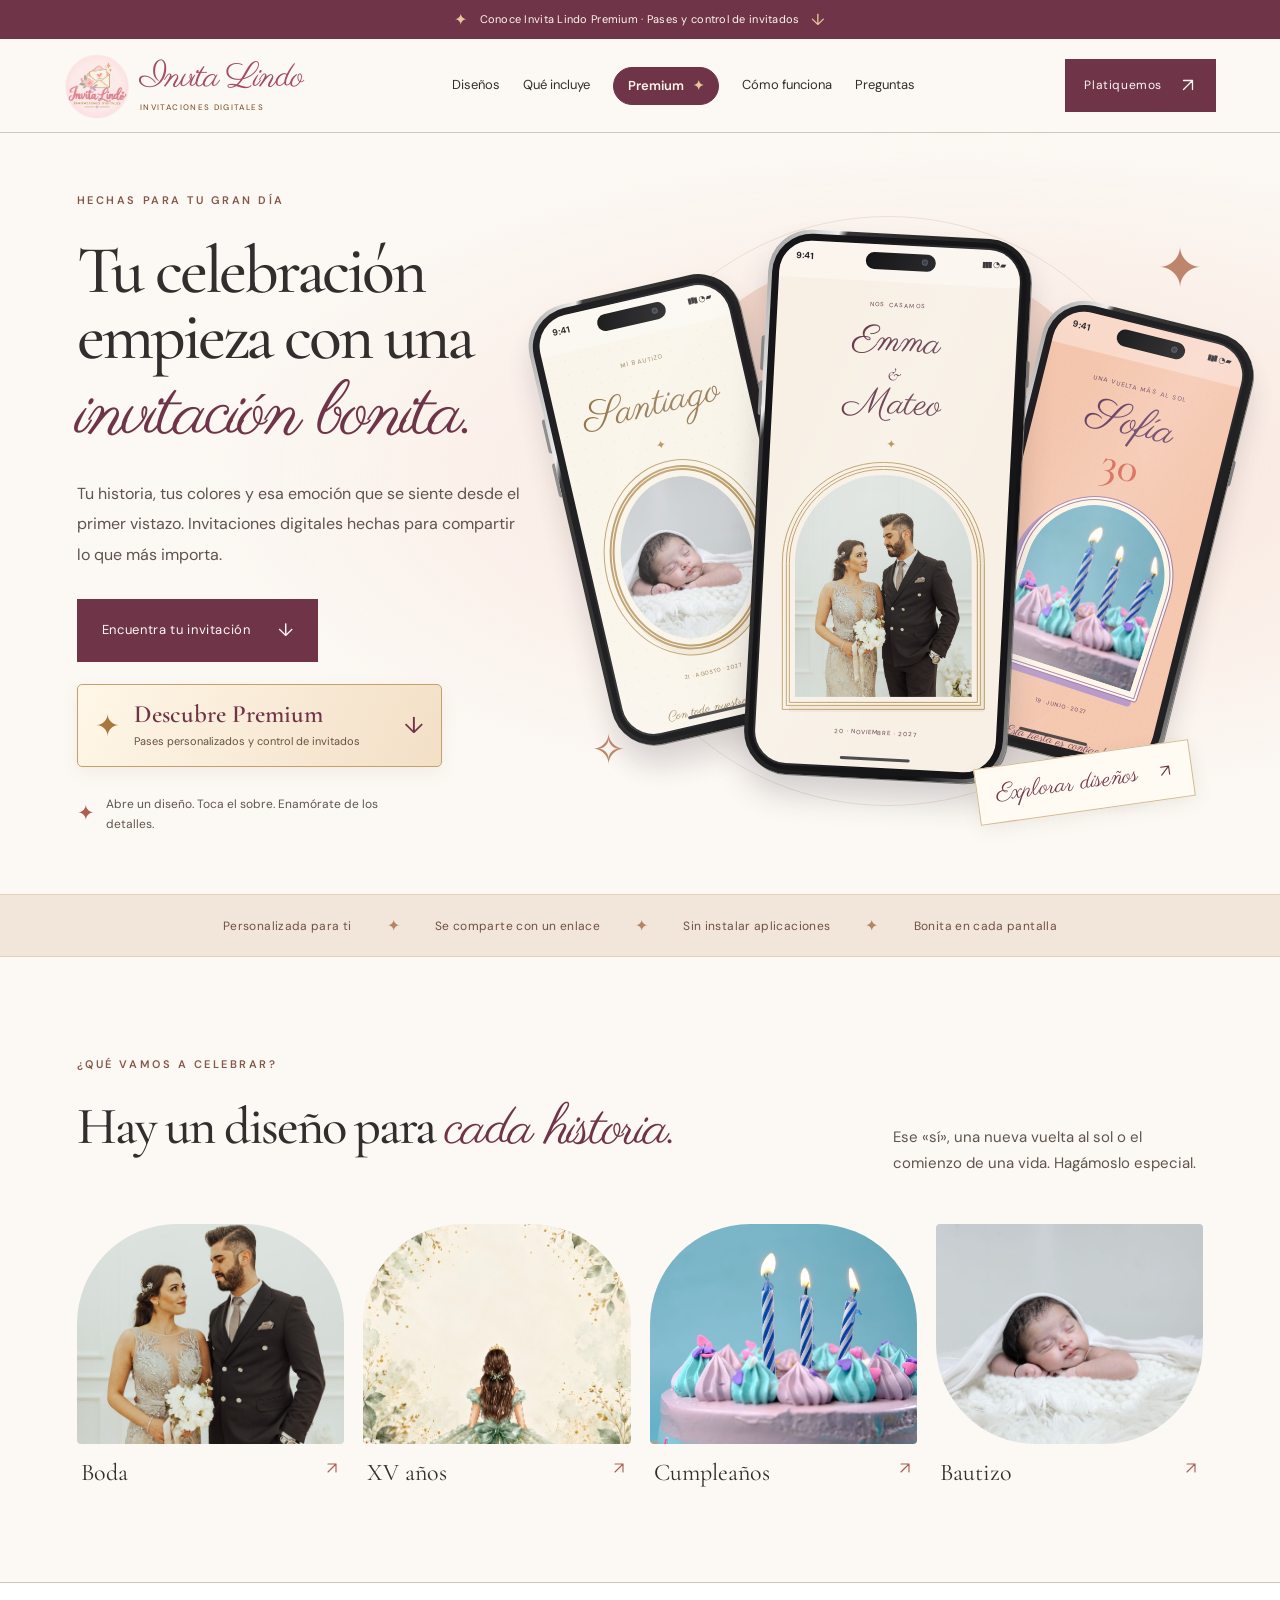
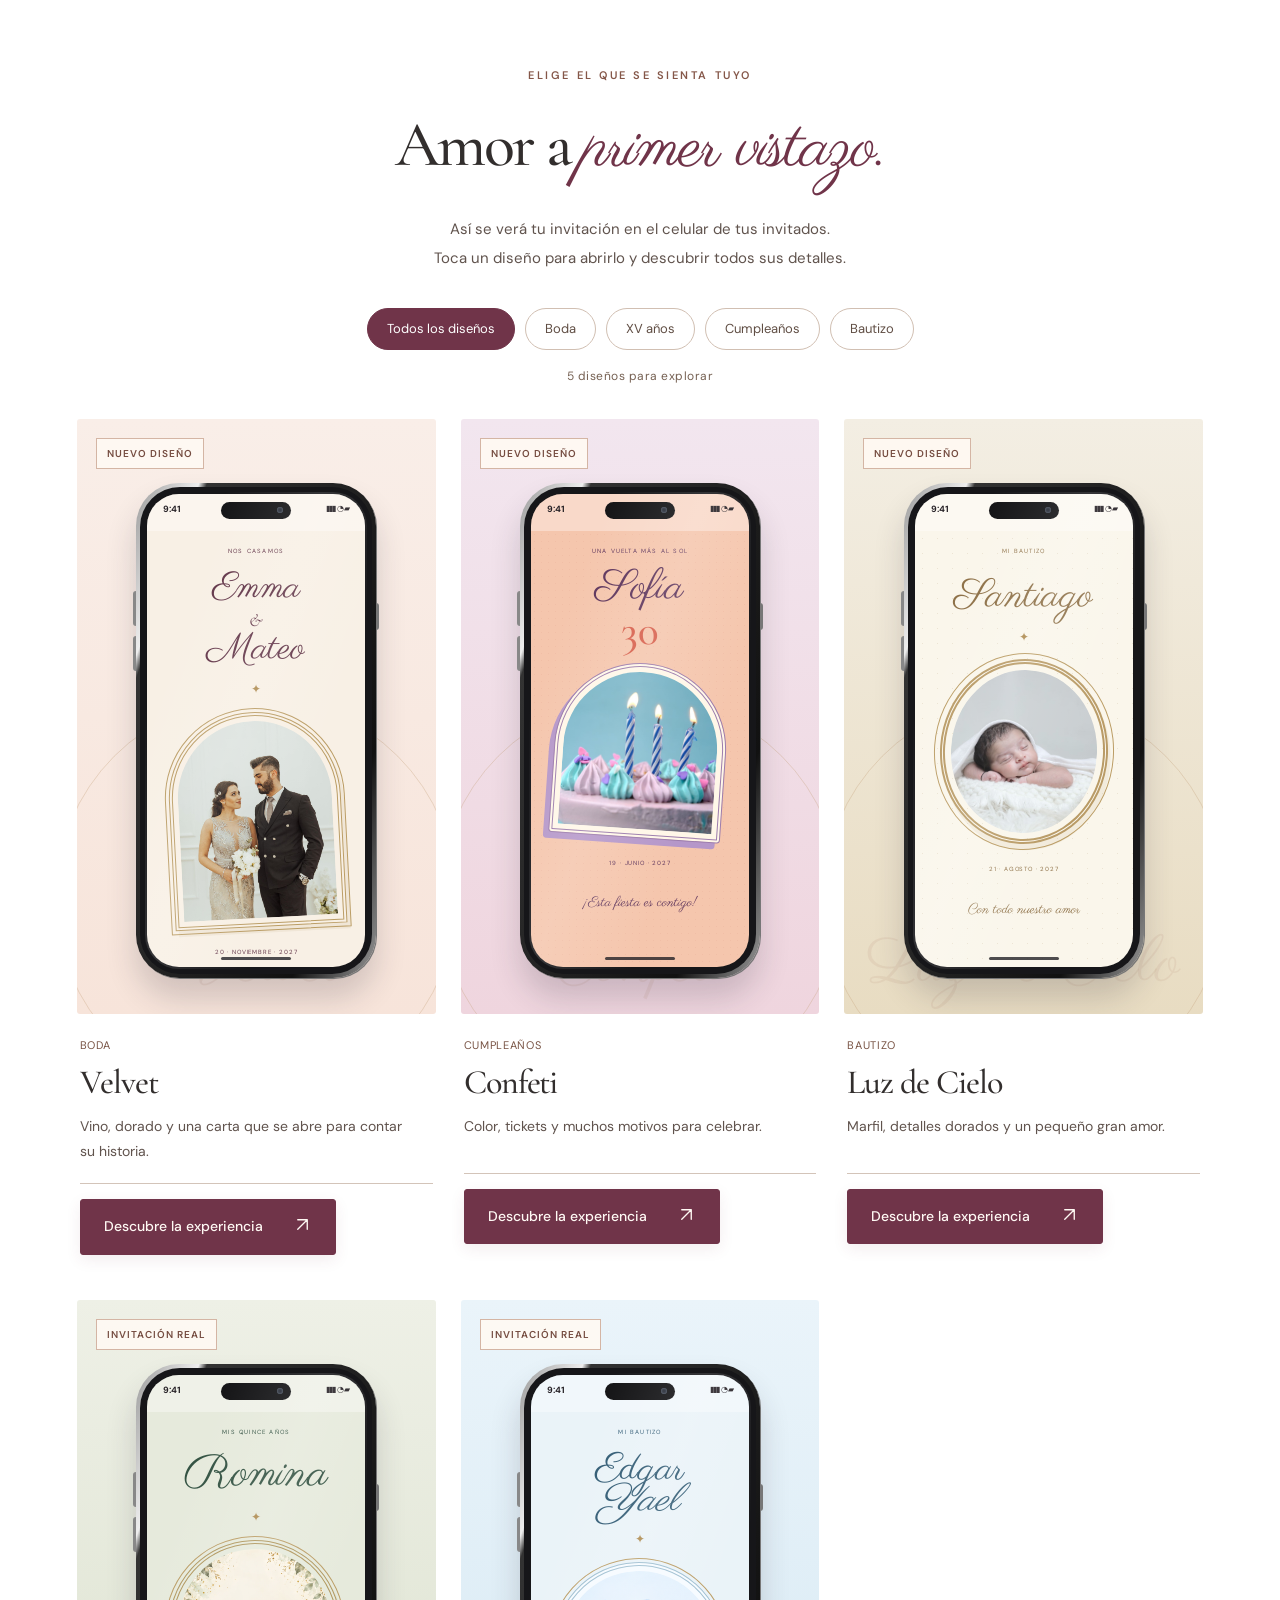
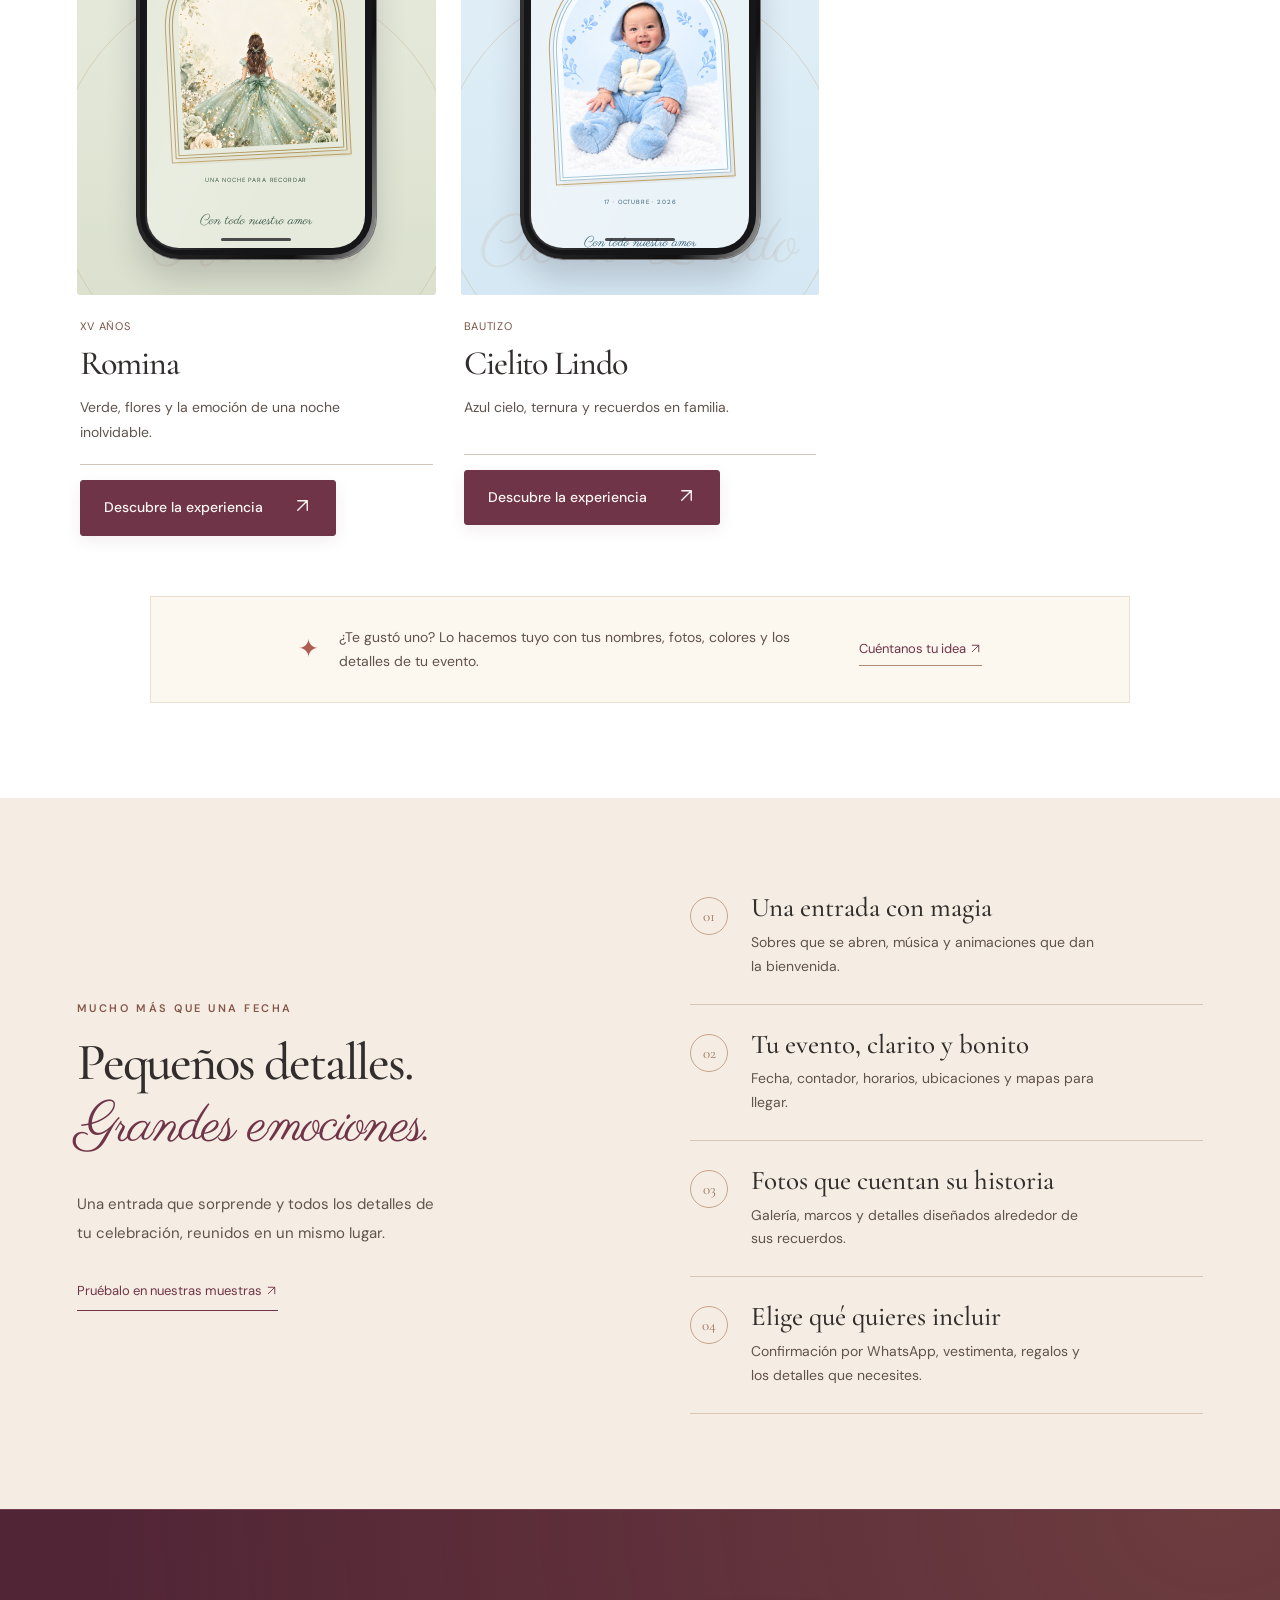
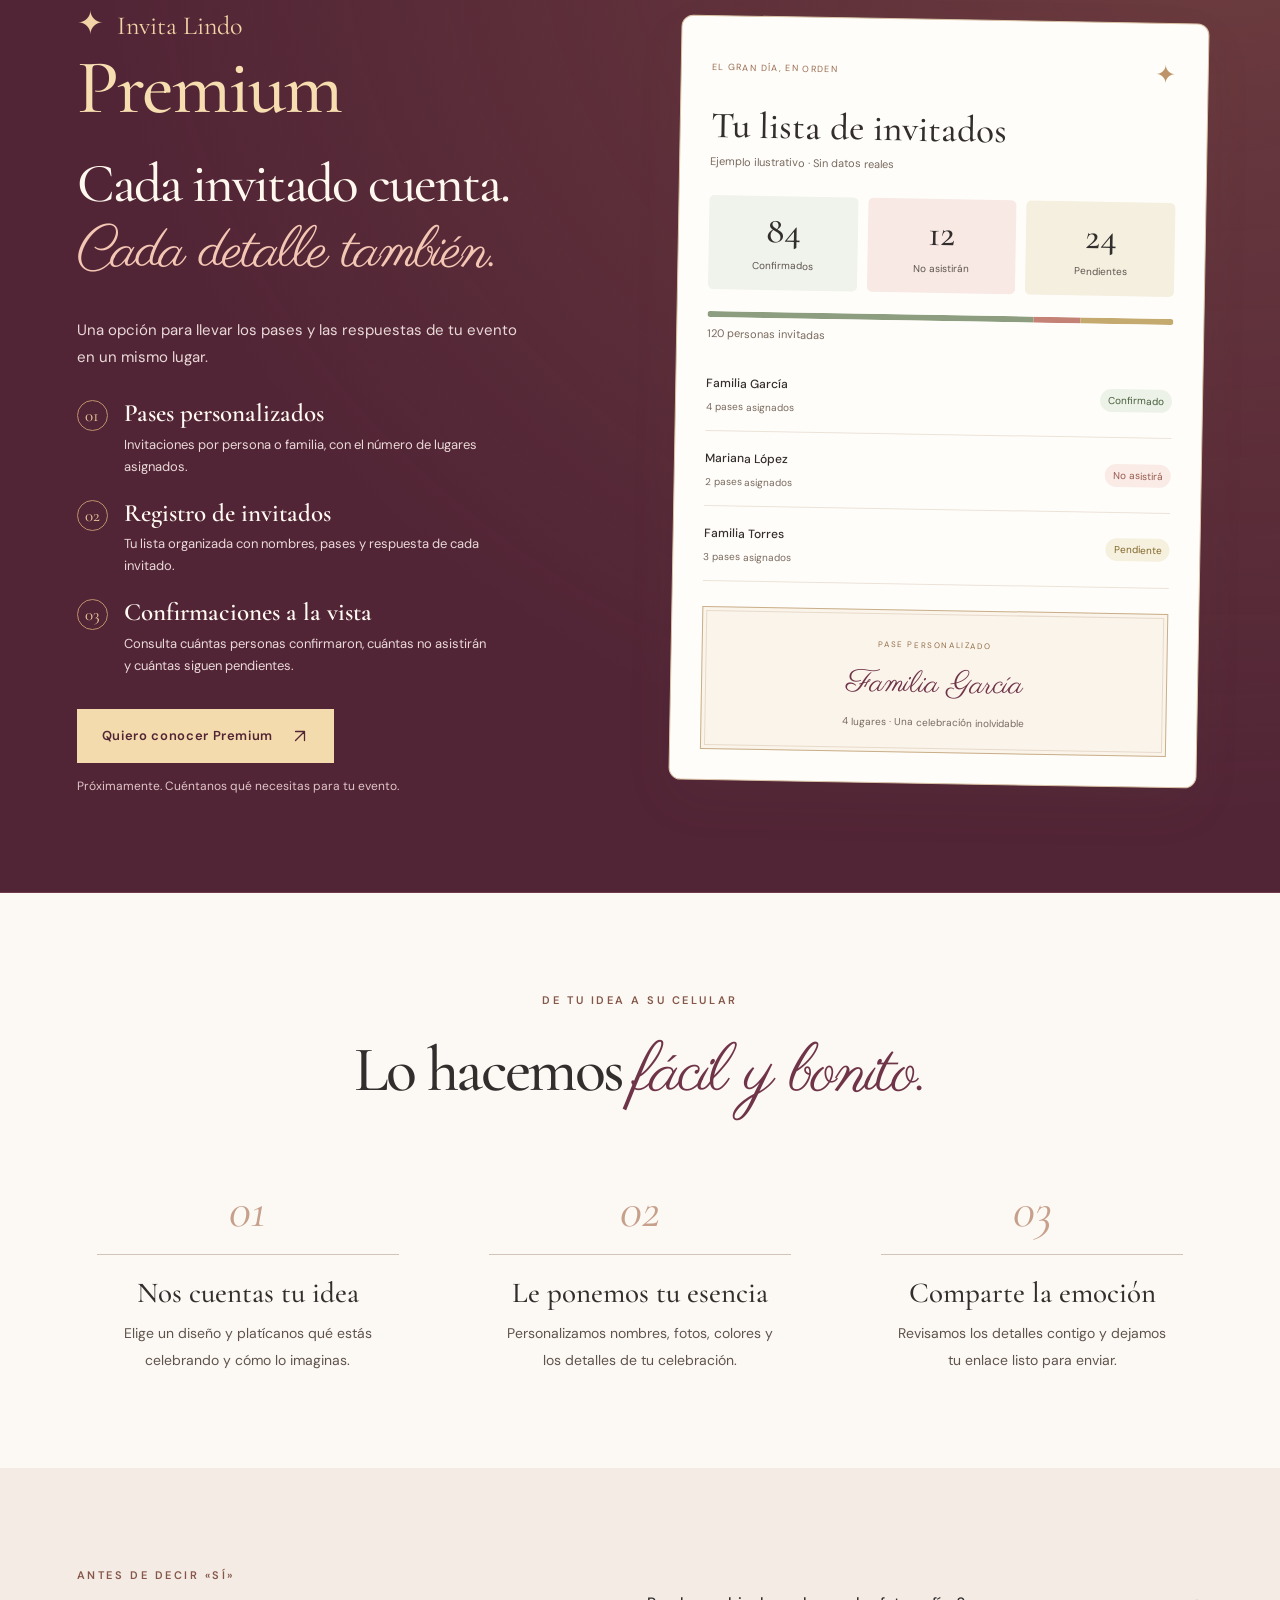
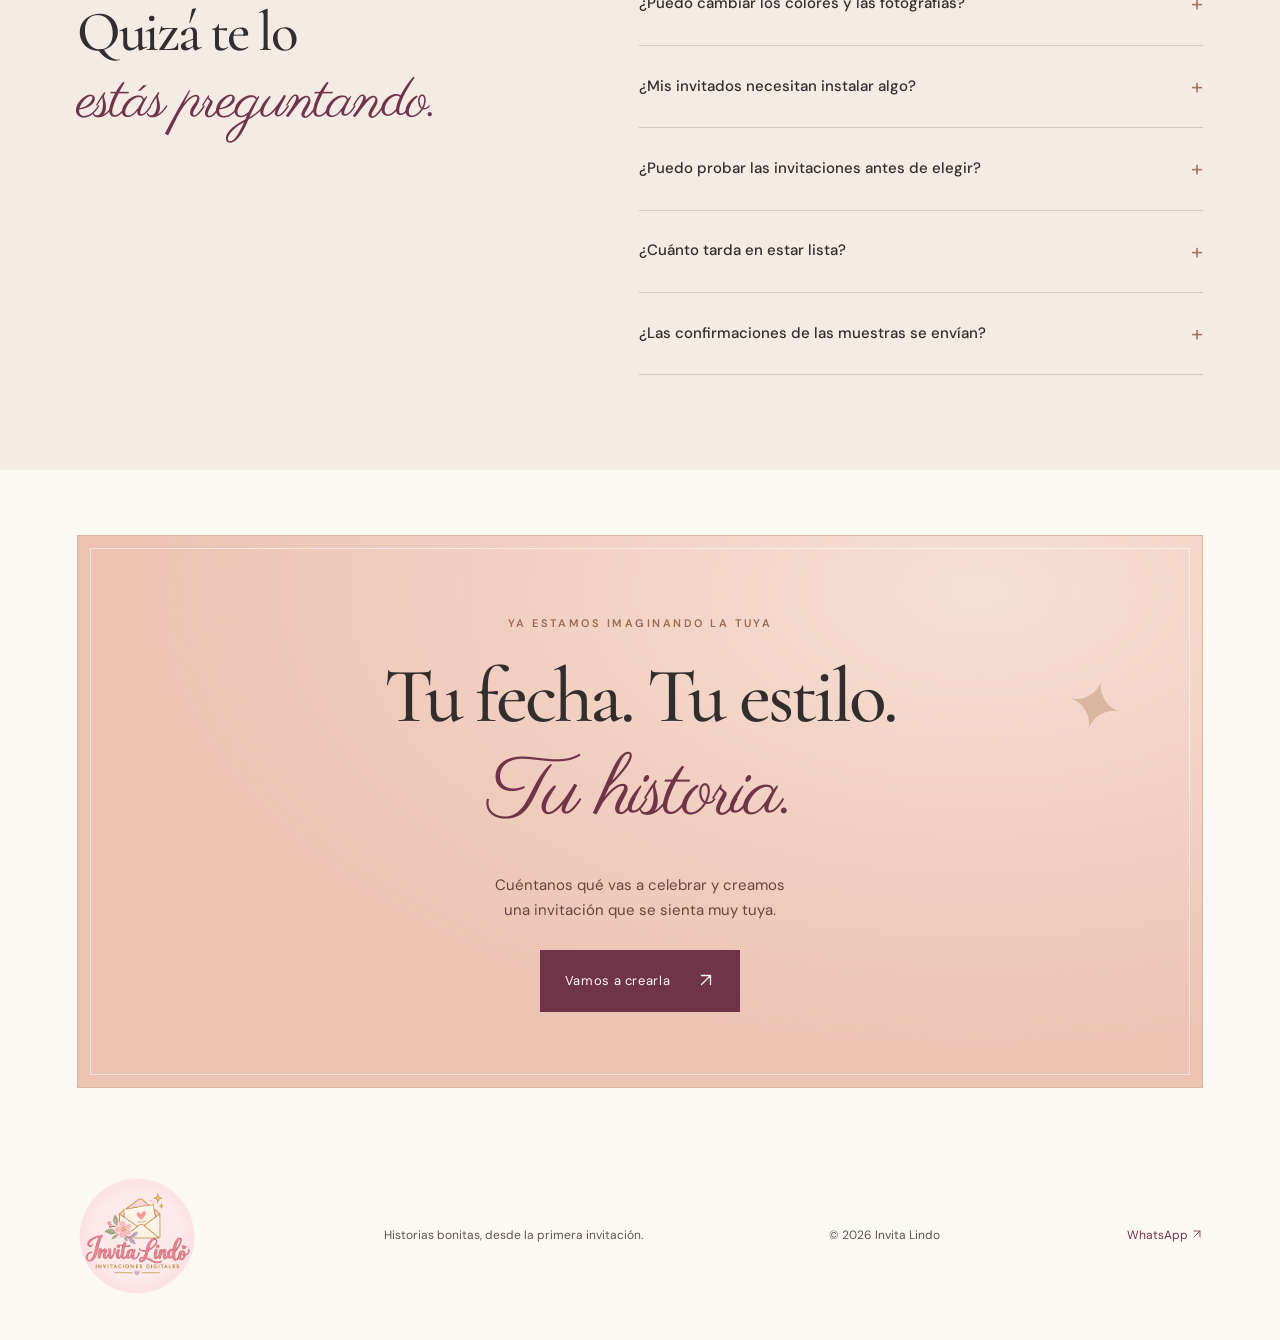
<file: index.html>
<!doctype html><html lang="es"><head><meta charset="utf-8"><meta name="viewport" content="width=device-width,initial-scale=1"><meta name="theme-color" content="#fbf5ee"><meta name="description" content="Invita Lindo: invitaciones digitales para bodas, XV años, bautizos y cumpleaños. Explora los diseños desde cualquier dispositivo y encuentra el estilo de tu celebración."><title>Invita Lindo · Tu historia empieza aquí</title><link rel="preconnect" href="https://fonts.googleapis.com"><link rel="preconnect" href="https://fonts.gstatic.com" crossorigin><link href="https://fonts.googleapis.com/css2?family=DM+Sans:wght@400;500;600;700&family=Cormorant+Garamond:ital,wght@0,400;0,500;0,600;1,400;1,500&family=Parisienne&display=swap" rel="stylesheet"><link rel="stylesheet" href="./styles.css?v=marca-horizontal1"><script src="./app.js?v=marca-horizontal1" defer></script></head><body>
<a class="skip" href="#contenido">Ir al contenido</a><a class="announcement premium-announcement" href="#premium"><span aria-hidden="true">✦</span> Conoce Invita Lindo Premium · Pases y control de invitados <span aria-hidden="true">↓</span></a>
<header class="site-header"><a class="brand" href="/" aria-label="Invita Lindo, inicio"><img class="brand-logo" src="./logo-invita-lindo.png" alt="Invita Lindo · Invitaciones digitales" width="120" height="120"><span class="brand-wordmark" aria-hidden="true"><span>Invita Lindo</span><small>INVITACIONES DIGITALES</small></span></a><nav aria-label="Navegación principal"><a href="#colecciones">Diseños</a><a href="#incluye">Qué incluye</a><a class="nav-premium" href="#premium">Premium <span aria-hidden="true">✦</span></a><a href="#proceso">Cómo funciona</a><a href="#preguntas">Preguntas</a></nav><a class="button small" href="https://wa.me/527291767841?text=Hola%20Invita%20Lindo%2C%20me%20gustar%C3%ADa%20una%20invitaci%C3%B3n%20digital%20para%20mi%20evento." target="_blank" rel="noopener">Platiquemos <span><svg class="ui-icon" viewBox="0 0 24 24" aria-hidden="true" focusable="false"><path d="M6 18 18 6M6 6h12v12"/></svg></span></a><a class="header-premium" href="#premium">Premium <span aria-hidden="true">✦</span></a><button type="button" class="menu-toggle" aria-expanded="false" aria-controls="mobile-nav" aria-label="Abrir menú"><svg class="ui-icon menu-icon" viewBox="0 0 24 24" aria-hidden="true"><path d="M4 6h16M4 12h16M4 18h16"/></svg></button></header>
<nav id="mobile-nav" class="mobile-nav" aria-label="Menú móvil" hidden><a href="#colecciones">Explorar diseños</a><a href="#incluye">Qué incluye</a><a class="nav-premium" href="#premium">Premium <span aria-hidden="true">✦</span></a><a href="#proceso">Cómo funciona</a><a href="#preguntas">Preguntas frecuentes</a><a href="https://wa.me/527291767841?text=Hola%20Invita%20Lindo%2C%20me%20gustar%C3%ADa%20una%20invitaci%C3%B3n%20digital%20para%20mi%20evento." target="_blank" rel="noopener">Escríbenos por WhatsApp <svg class="ui-icon" viewBox="0 0 24 24" aria-hidden="true" focusable="false"><path d="M6 18 18 6M6 6h12v12"/></svg></a></nav>
<main id="contenido"><section class="hero" id="inicio"><div class="hero-copy"><span class="eyebrow">HECHAS PARA TU GRAN DÍA</span><h1>Tu celebración<br>empieza con una<br><em>invitación bonita.</em></h1><p>Tu historia, tus colores y esa emoción que se siente desde el primer vistazo. Invitaciones digitales hechas para compartir lo que más importa.</p><a class="button" href="#colecciones">Encuentra tu invitación <span>↓</span></a><a class="hero-premium" href="#premium"><span class="hero-premium-star" aria-hidden="true">✦</span><span><strong>Descubre Premium</strong><small>Pases personalizados y control de invitados</small></span><span class="hero-premium-arrow" aria-hidden="true">↓</span></a><div class="hero-caption"><span class="tiny-spark">✦</span> Abre un diseño. Toca el sobre. Enamórate de los detalles.</div></div><div class="hero-phones" aria-label="Vista previa de nuestras invitaciones"><span class="halo halo-one" aria-hidden="true"></span><span class="halo halo-two" aria-hidden="true"></span><span class="hero-spark spark-one" aria-hidden="true">✦</span><span class="hero-spark spark-two" aria-hidden="true">✧</span><div class="device hero-side side-left"><span class="side-key" aria-hidden="true"></span><a class="device-touch" aria-label="Descubre la experiencia de Luz de Cielo" href="./BautizoLuz.html?v=6bd60b8"><span class="device-screen luz"><span class="statusbar" aria-hidden="true"><b>9:41</b><span>▮▮▮ &nbsp;◔ ▰</span></span><span class="island" aria-hidden="true"></span><span class="screen-content"><span class="screen-kicker">MI BAUTIZO</span><span class="screen-name">Santiago</span><span class="screen-ornament" aria-hidden="true">✦</span><span class="screen-photo"><img src="./muestra-bautizo-bebe.jpg" alt="" fetchpriority="high"></span><span class="screen-date">21 · AGOSTO · 2027</span><span class="screen-note">Con todo nuestro amor</span></span><span class="home-indicator" aria-hidden="true"></span></span><span class="device-glass" aria-hidden="true"></span></a></div><div class="device hero-main"><span class="side-key" aria-hidden="true"></span><a class="device-touch" aria-label="Descubre la experiencia de Velvet" href="./BodaVelvet.html?v=6bd60b8"><span class="device-screen velvet"><span class="statusbar" aria-hidden="true"><b>9:41</b><span>▮▮▮ &nbsp;◔ ▰</span></span><span class="island" aria-hidden="true"></span><span class="screen-content"><span class="screen-kicker">NOS CASAMOS</span><span class="screen-name">Emma <i>&amp;</i> Mateo</span><span class="screen-ornament" aria-hidden="true">✦</span><span class="screen-photo"><img src="./muestra-velvet-pareja.jpg" alt="" fetchpriority="high"></span><span class="screen-date">20 · NOVIEMBRE · 2027</span><span class="screen-note">Con todo nuestro amor</span></span><span class="home-indicator" aria-hidden="true"></span></span><span class="device-glass" aria-hidden="true"></span></a></div><div class="device hero-side side-right"><span class="side-key" aria-hidden="true"></span><a class="device-touch" aria-label="Descubre la experiencia de Confeti" href="./CumpleConfeti.html?v=6bd60b8"><span class="device-screen confeti"><span class="statusbar" aria-hidden="true"><b>9:41</b><span>▮▮▮ &nbsp;◔ ▰</span></span><span class="island" aria-hidden="true"></span><span class="screen-content"><span class="screen-kicker">UNA VUELTA MÁS AL SOL</span><span class="screen-name">Sofía</span><span class="birthday-number">30</span><span class="screen-photo"><img src="./muestra-cumple-pastel.jpg" alt="" fetchpriority="high"></span><span class="screen-date">19 · JUNIO · 2027</span><span class="screen-note">¡Esta fiesta es contigo!</span></span><span class="home-indicator" aria-hidden="true"></span></span><span class="device-glass" aria-hidden="true"></span></a></div><a class="phone-sticker" href="#colecciones">Explorar diseños <span><svg class="ui-icon" viewBox="0 0 24 24" aria-hidden="true" focusable="false"><path d="M6 18 18 6M6 6h12v12"/></svg></span></a></div></section>
<div class="promise-strip"><span>Personalizada para ti</span><i>✦</i><span>Se comparte con un enlace</span><i>✦</i><span>Sin instalar aplicaciones</span><i>✦</i><span>Bonita en cada pantalla</span></div>
<section class="occasions section-wrap" aria-labelledby="ocasiones-title"><div class="section-heading"><div><span class="eyebrow">¿QUÉ VAMOS A CELEBRAR?</span><h2 id="ocasiones-title">Hay un diseño para <em>cada historia.</em></h2></div><p>Ese «sí», una nueva vuelta al sol o el comienzo de una vida. Hagámoslo especial.</p></div><div class="occasion-grid"><button class="occasion" type="button" data-occasion="boda"><span class="occasion-photo"><img src="./muestra-velvet-pareja.jpg" alt="" loading="lazy"></span><span>Boda <i><svg class="ui-icon" viewBox="0 0 24 24" aria-hidden="true" focusable="false"><path d="M6 18 18 6M6 6h12v12"/></svg></i></span></button><button class="occasion" type="button" data-occasion="xv"><span class="occasion-photo"><img src="./XVRomina/assets/quince-verde.webp" alt="" loading="lazy"></span><span>XV años <i><svg class="ui-icon" viewBox="0 0 24 24" aria-hidden="true" focusable="false"><path d="M6 18 18 6M6 6h12v12"/></svg></i></span></button><button class="occasion" type="button" data-occasion="cumpleanos"><span class="occasion-photo"><img src="./muestra-cumple-pastel.jpg" alt="" loading="lazy"></span><span>Cumpleaños <i><svg class="ui-icon" viewBox="0 0 24 24" aria-hidden="true" focusable="false"><path d="M6 18 18 6M6 6h12v12"/></svg></i></span></button><button class="occasion" type="button" data-occasion="bautizo"><span class="occasion-photo"><img src="./muestra-bautizo-bebe.jpg" alt="" loading="lazy"></span><span>Bautizo <i><svg class="ui-icon" viewBox="0 0 24 24" aria-hidden="true" focusable="false"><path d="M6 18 18 6M6 6h12v12"/></svg></i></span></button></div></section>
<section class="collection section-wrap" id="colecciones" aria-labelledby="colecciones-title"><div class="collection-heading"><span class="eyebrow">ELIGE EL QUE SE SIENTA TUYO</span><h2 id="colecciones-title">Amor a <em>primer vistazo.</em></h2><p>Así se verá tu invitación en el celular de tus invitados.<br> Toca un diseño para abrirlo y descubrir todos sus detalles.</p></div><div class="filters" role="group" aria-label="Filtrar invitaciones"><button type="button" data-filter="todos" aria-pressed="true">Todos los diseños</button><button type="button" data-filter="boda" aria-pressed="false">Boda</button><button type="button" data-filter="xv" aria-pressed="false">XV años</button><button type="button" data-filter="cumpleanos" aria-pressed="false">Cumpleaños</button><button type="button" data-filter="bautizo" aria-pressed="false">Bautizo</button></div><p class="filter-status" role="status" aria-live="polite">5 diseños para explorar</p><div class="model-grid"><article class="model-card" data-category="boda" data-model="velvet"><div class="model-stage stage-velvet"><span class="model-badge">NUEVO DISEÑO</span><div class="device "><span class="side-key" aria-hidden="true"></span><a class="device-touch" aria-label="Descubre la experiencia de Velvet" href="./BodaVelvet.html?v=6bd60b8"><span class="device-screen velvet"><span class="statusbar" aria-hidden="true"><b>9:41</b><span>▮▮▮ &nbsp;◔ ▰</span></span><span class="island" aria-hidden="true"></span><span class="screen-content"><span class="screen-kicker">NOS CASAMOS</span><span class="screen-name">Emma <i>&amp;</i> Mateo</span><span class="screen-ornament" aria-hidden="true">✦</span><span class="screen-photo"><img src="./muestra-velvet-pareja.jpg" alt="" loading="lazy"></span><span class="screen-date">20 · NOVIEMBRE · 2027</span><span class="screen-note">Con todo nuestro amor</span></span><span class="home-indicator" aria-hidden="true"></span></span><span class="device-glass" aria-hidden="true"></span></a></div><span class="stage-name" aria-hidden="true">Velvet</span></div><div class="model-copy"><div class="model-type">Boda</div><h3>Velvet</h3><p>Vino, dorado y una carta que se abre para contar su historia.</p><div class="model-actions"><a class="try-button" href="./BodaVelvet.html?v=6bd60b8">Descubre la experiencia <span><svg class="ui-icon" viewBox="0 0 24 24" aria-hidden="true" focusable="false"><path d="M6 18 18 6M6 6h12v12"/></svg></span></a></div></div></article><article class="model-card" data-category="cumpleanos" data-model="confeti"><div class="model-stage stage-confeti"><span class="model-badge">NUEVO DISEÑO</span><div class="device "><span class="side-key" aria-hidden="true"></span><a class="device-touch" aria-label="Descubre la experiencia de Confeti" href="./CumpleConfeti.html?v=6bd60b8"><span class="device-screen confeti"><span class="statusbar" aria-hidden="true"><b>9:41</b><span>▮▮▮ &nbsp;◔ ▰</span></span><span class="island" aria-hidden="true"></span><span class="screen-content"><span class="screen-kicker">UNA VUELTA MÁS AL SOL</span><span class="screen-name">Sofía</span><span class="birthday-number">30</span><span class="screen-photo"><img src="./muestra-cumple-pastel.jpg" alt="" loading="lazy"></span><span class="screen-date">19 · JUNIO · 2027</span><span class="screen-note">¡Esta fiesta es contigo!</span></span><span class="home-indicator" aria-hidden="true"></span></span><span class="device-glass" aria-hidden="true"></span></a></div><span class="stage-name" aria-hidden="true">Confeti</span></div><div class="model-copy"><div class="model-type">Cumpleaños</div><h3>Confeti</h3><p>Color, tickets y muchos motivos para celebrar.</p><div class="model-actions"><a class="try-button" href="./CumpleConfeti.html?v=6bd60b8">Descubre la experiencia <span><svg class="ui-icon" viewBox="0 0 24 24" aria-hidden="true" focusable="false"><path d="M6 18 18 6M6 6h12v12"/></svg></span></a></div></div></article><article class="model-card" data-category="bautizo" data-model="luz"><div class="model-stage stage-luz"><span class="model-badge">NUEVO DISEÑO</span><div class="device "><span class="side-key" aria-hidden="true"></span><a class="device-touch" aria-label="Descubre la experiencia de Luz de Cielo" href="./BautizoLuz.html?v=6bd60b8"><span class="device-screen luz"><span class="statusbar" aria-hidden="true"><b>9:41</b><span>▮▮▮ &nbsp;◔ ▰</span></span><span class="island" aria-hidden="true"></span><span class="screen-content"><span class="screen-kicker">MI BAUTIZO</span><span class="screen-name">Santiago</span><span class="screen-ornament" aria-hidden="true">✦</span><span class="screen-photo"><img src="./muestra-bautizo-bebe.jpg" alt="" loading="lazy"></span><span class="screen-date">21 · AGOSTO · 2027</span><span class="screen-note">Con todo nuestro amor</span></span><span class="home-indicator" aria-hidden="true"></span></span><span class="device-glass" aria-hidden="true"></span></a></div><span class="stage-name" aria-hidden="true">Luz de Cielo</span></div><div class="model-copy"><div class="model-type">Bautizo</div><h3>Luz de Cielo</h3><p>Marfil, detalles dorados y un pequeño gran amor.</p><div class="model-actions"><a class="try-button" href="./BautizoLuz.html?v=6bd60b8">Descubre la experiencia <span><svg class="ui-icon" viewBox="0 0 24 24" aria-hidden="true" focusable="false"><path d="M6 18 18 6M6 6h12v12"/></svg></span></a></div></div></article><article class="model-card" data-category="xv" data-model="romina"><div class="model-stage stage-romina"><span class="model-badge">INVITACIÓN REAL</span><div class="device "><span class="side-key" aria-hidden="true"></span><a class="device-touch" aria-label="Descubre la experiencia de Romina" href="./XVRomina/"><span class="device-screen romina"><span class="statusbar" aria-hidden="true"><b>9:41</b><span>▮▮▮ &nbsp;◔ ▰</span></span><span class="island" aria-hidden="true"></span><span class="screen-content"><span class="screen-kicker">MIS QUINCE AÑOS</span><span class="screen-name">Romina</span><span class="screen-ornament" aria-hidden="true">✦</span><span class="screen-photo"><img src="./XVRomina/assets/quince-verde.webp" alt="" loading="lazy"></span><span class="screen-date">UNA NOCHE PARA RECORDAR</span><span class="screen-note">Con todo nuestro amor</span></span><span class="home-indicator" aria-hidden="true"></span></span><span class="device-glass" aria-hidden="true"></span></a></div><span class="stage-name" aria-hidden="true">Romina</span></div><div class="model-copy"><div class="model-type">XV años</div><h3>Romina</h3><p>Verde, flores y la emoción de una noche inolvidable.</p><div class="model-actions"><a class="try-button" href="./XVRomina/">Descubre la experiencia <span><svg class="ui-icon" viewBox="0 0 24 24" aria-hidden="true" focusable="false"><path d="M6 18 18 6M6 6h12v12"/></svg></span></a></div></div></article><article class="model-card" data-category="bautizo" data-model="cielito"><div class="model-stage stage-cielito"><span class="model-badge">INVITACIÓN REAL</span><div class="device "><span class="side-key" aria-hidden="true"></span><a class="device-touch" aria-label="Descubre la experiencia de Cielito Lindo" href="./BautizoEdgarYael/"><span class="device-screen cielito"><span class="statusbar" aria-hidden="true"><b>9:41</b><span>▮▮▮ &nbsp;◔ ▰</span></span><span class="island" aria-hidden="true"></span><span class="screen-content"><span class="screen-kicker">MI BAUTIZO</span><span class="screen-name">Edgar <i>Yael</i></span><span class="screen-ornament" aria-hidden="true">✦</span><span class="screen-photo"><img src="./imagenes/edgar.jpg" alt="" loading="lazy"></span><span class="screen-date">17 · OCTUBRE · 2026</span><span class="screen-note">Con todo nuestro amor</span></span><span class="home-indicator" aria-hidden="true"></span></span><span class="device-glass" aria-hidden="true"></span></a></div><span class="stage-name" aria-hidden="true">Cielito Lindo</span></div><div class="model-copy"><div class="model-type">Bautizo</div><h3>Cielito Lindo</h3><p>Azul cielo, ternura y recuerdos en familia.</p><div class="model-actions"><a class="try-button" href="./BautizoEdgarYael/">Descubre la experiencia <span><svg class="ui-icon" viewBox="0 0 24 24" aria-hidden="true" focusable="false"><path d="M6 18 18 6M6 6h12v12"/></svg></span></a></div></div></article></div><div class="collection-note"><span>✦</span><p>¿Te gustó uno? Lo hacemos tuyo con tus nombres, fotos, colores y los detalles de tu evento.</p><a href="https://wa.me/527291767841?text=Hola%20Invita%20Lindo%2C%20me%20gustar%C3%ADa%20una%20invitaci%C3%B3n%20digital%20para%20mi%20evento." target="_blank" rel="noopener">Cuéntanos tu idea <svg class="ui-icon" viewBox="0 0 24 24" aria-hidden="true" focusable="false"><path d="M6 18 18 6M6 6h12v12"/></svg></a></div></section>
<section class="experience section-wrap" id="incluye"><div class="experience-copy"><span class="eyebrow">MUCHO MÁS QUE UNA FECHA</span><h2>Pequeños detalles.<br><em>Grandes emociones.</em></h2><p>Una entrada que sorprende y todos los detalles de tu celebración, reunidos en un mismo lugar.</p><a class="text-link" href="#colecciones">Pruébalo en nuestras muestras <svg class="ui-icon" viewBox="0 0 24 24" aria-hidden="true" focusable="false"><path d="M6 18 18 6M6 6h12v12"/></svg></a></div><div class="feature-list"><article><span>01</span><div><h3>Una entrada con magia</h3><p>Sobres que se abren, música y animaciones que dan la bienvenida.</p></div></article><article><span>02</span><div><h3>Tu evento, clarito y bonito</h3><p>Fecha, contador, horarios, ubicaciones y mapas para llegar.</p></div></article><article><span>03</span><div><h3>Fotos que cuentan su historia</h3><p>Galería, marcos y detalles diseñados alrededor de sus recuerdos.</p></div></article><article><span>04</span><div><h3>Elige qué quieres incluir</h3><p>Confirmación por WhatsApp, vestimenta, regalos y los detalles que necesites.</p></div></article></div></section>
<section class="premium section-wrap" id="premium" aria-labelledby="premium-title"><div class="premium-copy"><span class="premium-label"><span aria-hidden="true">✦</span> Invita Lindo <strong>Premium</strong></span><h2 id="premium-title">Cada invitado cuenta.<br><em>Cada detalle también.</em></h2><p>Una opción para llevar los pases y las respuestas de tu evento en un mismo lugar.</p><ul class="premium-features"><li><span>01</span><div><h3>Pases personalizados</h3><p>Invitaciones por persona o familia, con el número de lugares asignados.</p></div></li><li><span>02</span><div><h3>Registro de invitados</h3><p>Tu lista organizada con nombres, pases y respuesta de cada invitado.</p></div></li><li><span>03</span><div><h3>Confirmaciones a la vista</h3><p>Consulta cuántas personas confirmaron, cuántas no asistirán y cuántas siguen pendientes.</p></div></li></ul><a class="button premium-cta" href="https://wa.me/527291767841?text=Hola%20Invita%20Lindo%2C%20quiero%20conocer%20la%20opci%C3%B3n%20Premium%20con%20pases%20y%20control%20de%20invitados." target="_blank" rel="noopener">Quiero conocer Premium <svg class="ui-icon" viewBox="0 0 24 24" aria-hidden="true"><path d="M6 18 18 6M6 6h12v12"/></svg></a><p class="premium-note">Próximamente. Cuéntanos qué necesitas para tu evento.</p></div><div class="premium-preview" aria-label="Ejemplo ilustrativo del panel Premium"><div class="premium-panel-top"><span>EL GRAN DÍA, EN ORDEN</span><span class="premium-spark" aria-hidden="true">✦</span></div><h3>Tu lista de invitados</h3><p class="premium-example">Ejemplo ilustrativo · Sin datos reales</p><div class="premium-stats"><div><strong>84</strong><span>Confirmados</span></div><div><strong>12</strong><span>No asistirán</span></div><div><strong>24</strong><span>Pendientes</span></div></div><div class="premium-progress" aria-hidden="true"><i></i><i></i><i></i></div><p class="premium-total">120 personas invitadas</p><div class="premium-list"><div><span><b>Familia García</b><small>4 pases asignados</small></span><em class="rsvp-yes">Confirmado</em></div><div><span><b>Mariana López</b><small>2 pases asignados</small></span><em class="rsvp-no">No asistirá</em></div><div><span><b>Familia Torres</b><small>3 pases asignados</small></span><em class="rsvp-wait">Pendiente</em></div></div><div class="premium-pass"><span>PASE PERSONALIZADO</span><strong>Familia García</strong><p>4 lugares · Una celebración inolvidable</p></div></div></section>
<section class="process section-wrap" id="proceso"><div class="collection-heading"><span class="eyebrow">DE TU IDEA A SU CELULAR</span><h2>Lo hacemos <em>fácil y bonito.</em></h2></div><ol><li><span>01</span><h3>Nos cuentas tu idea</h3><p>Elige un diseño y platícanos qué estás celebrando y cómo lo imaginas.</p></li><li><span>02</span><h3>Le ponemos tu esencia</h3><p>Personalizamos nombres, fotos, colores y los detalles de tu celebración.</p></li><li><span>03</span><h3>Comparte la emoción</h3><p>Revisamos los detalles contigo y dejamos tu enlace listo para enviar.</p></li></ol></section>
<section class="faq section-wrap" id="preguntas"><div><span class="eyebrow">ANTES DE DECIR «SÍ»</span><h2>Quizá te lo<br><em>estás preguntando.</em></h2></div><div class="faq-list"><details><summary>¿Puedo cambiar los colores y las fotografías?<span>+</span></summary><p>Sí. Partimos del diseño que te gusta y lo adaptamos con tus fotos, nombres, colores y datos del evento.</p></details><details><summary>¿Mis invitados necesitan instalar algo?<span>+</span></summary><p>No. Abren la invitación desde el enlace que les compartes por WhatsApp o por el medio que prefieras.</p></details><details><summary>¿Puedo probar las invitaciones antes de elegir?<span>+</span></summary><p>Claro. Toca cualquiera de los diseños del catálogo para explorar una muestra completa. Se abrirá directamente para que puedas recorrerla.</p></details><details><summary>¿Cuánto tarda en estar lista?<span>+</span></summary><p>Te confirmamos el tiempo de entrega al revisar el diseño, la fecha de tu evento y la información que necesitamos.</p></details><details><summary>¿Las confirmaciones de las muestras se envían?<span>+</span></summary><p>Las tres nuevas muestras permiten probar la confirmación sin enviar mensajes ni guardar datos. En tu invitación se puede conectar a WhatsApp.</p></details></div></section>
<section class="contact" id="contacto"><span class="eyebrow">YA ESTAMOS IMAGINANDO LA TUYA</span><h2>Tu fecha. Tu estilo.<br><em>Tu historia.</em></h2><p>Cuéntanos qué vas a celebrar y creamos<br>una invitación que se sienta muy tuya.</p><a class="button" href="https://wa.me/527291767841?text=Hola%20Invita%20Lindo%2C%20me%20gustar%C3%ADa%20una%20invitaci%C3%B3n%20digital%20para%20mi%20evento." target="_blank" rel="noopener">Vamos a crearla <span><svg class="ui-icon" viewBox="0 0 24 24" aria-hidden="true" focusable="false"><path d="M6 18 18 6M6 6h12v12"/></svg></span></a><span class="contact-spark" aria-hidden="true">✦</span></section></main>
<footer><a class="brand" href="/"><img class="brand-logo" src="./logo-invita-lindo.png" alt="Invita Lindo · Invitaciones digitales" width="120" height="120"></a><p>Historias bonitas, desde la primera invitación.</p><span>© 2026 Invita Lindo</span><a href="https://wa.me/527291767841?text=Hola%20Invita%20Lindo%2C%20me%20gustar%C3%ADa%20una%20invitaci%C3%B3n%20digital%20para%20mi%20evento." target="_blank" rel="noopener">WhatsApp <svg class="ui-icon" viewBox="0 0 24 24" aria-hidden="true" focusable="false"><path d="M6 18 18 6M6 6h12v12"/></svg></a></footer>
</body></html>
</file>
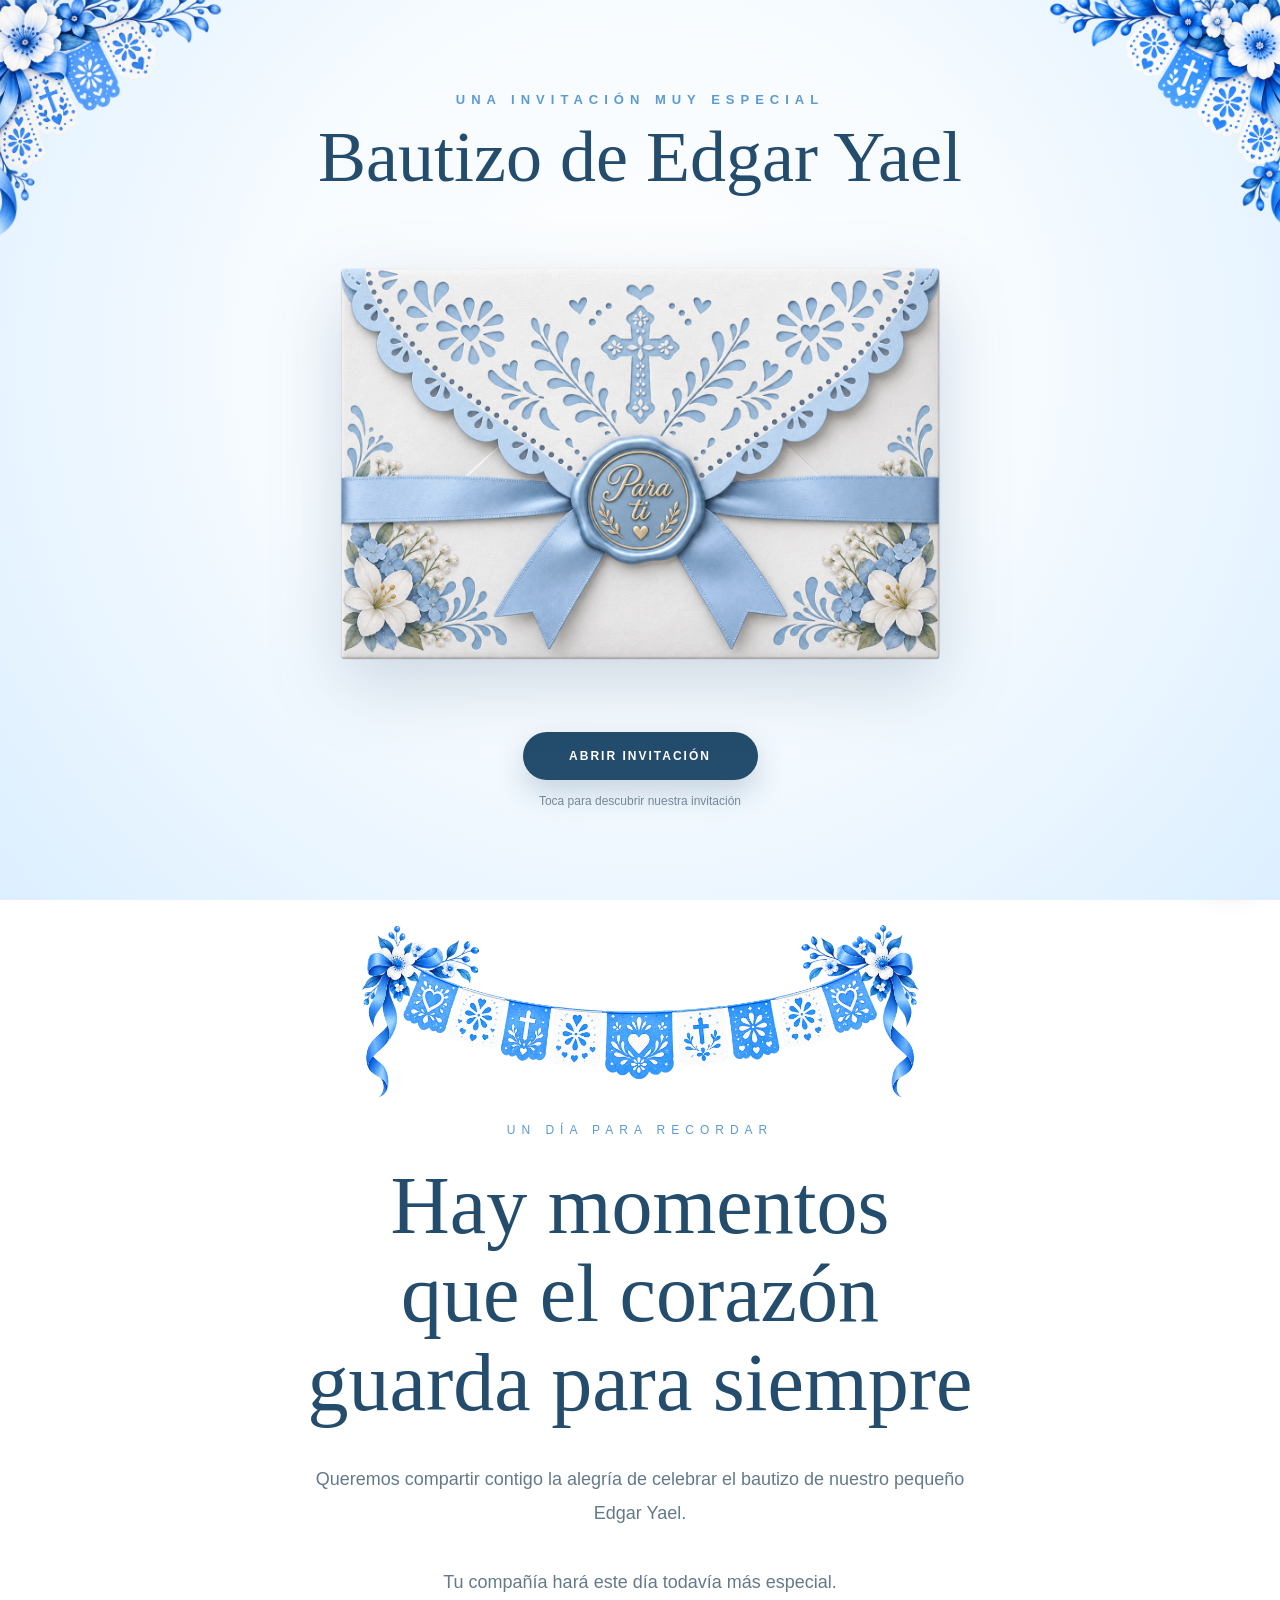
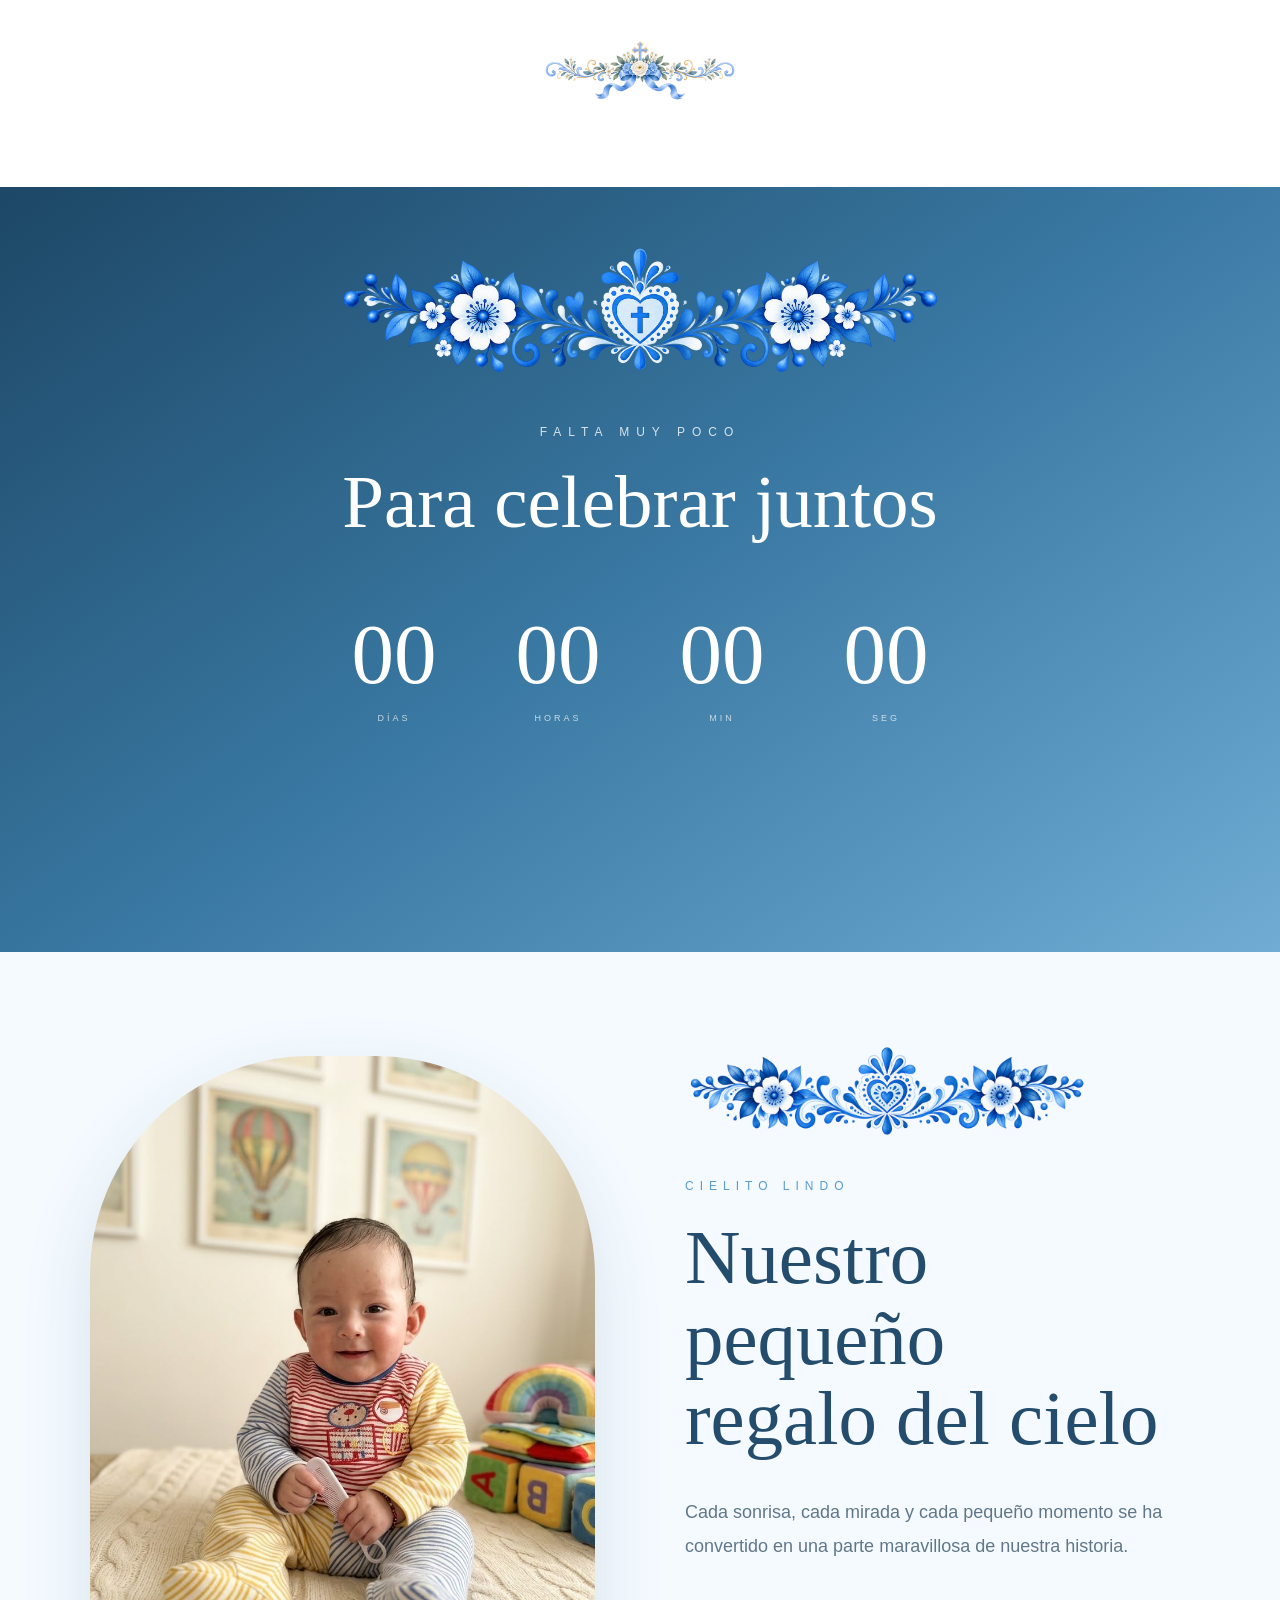
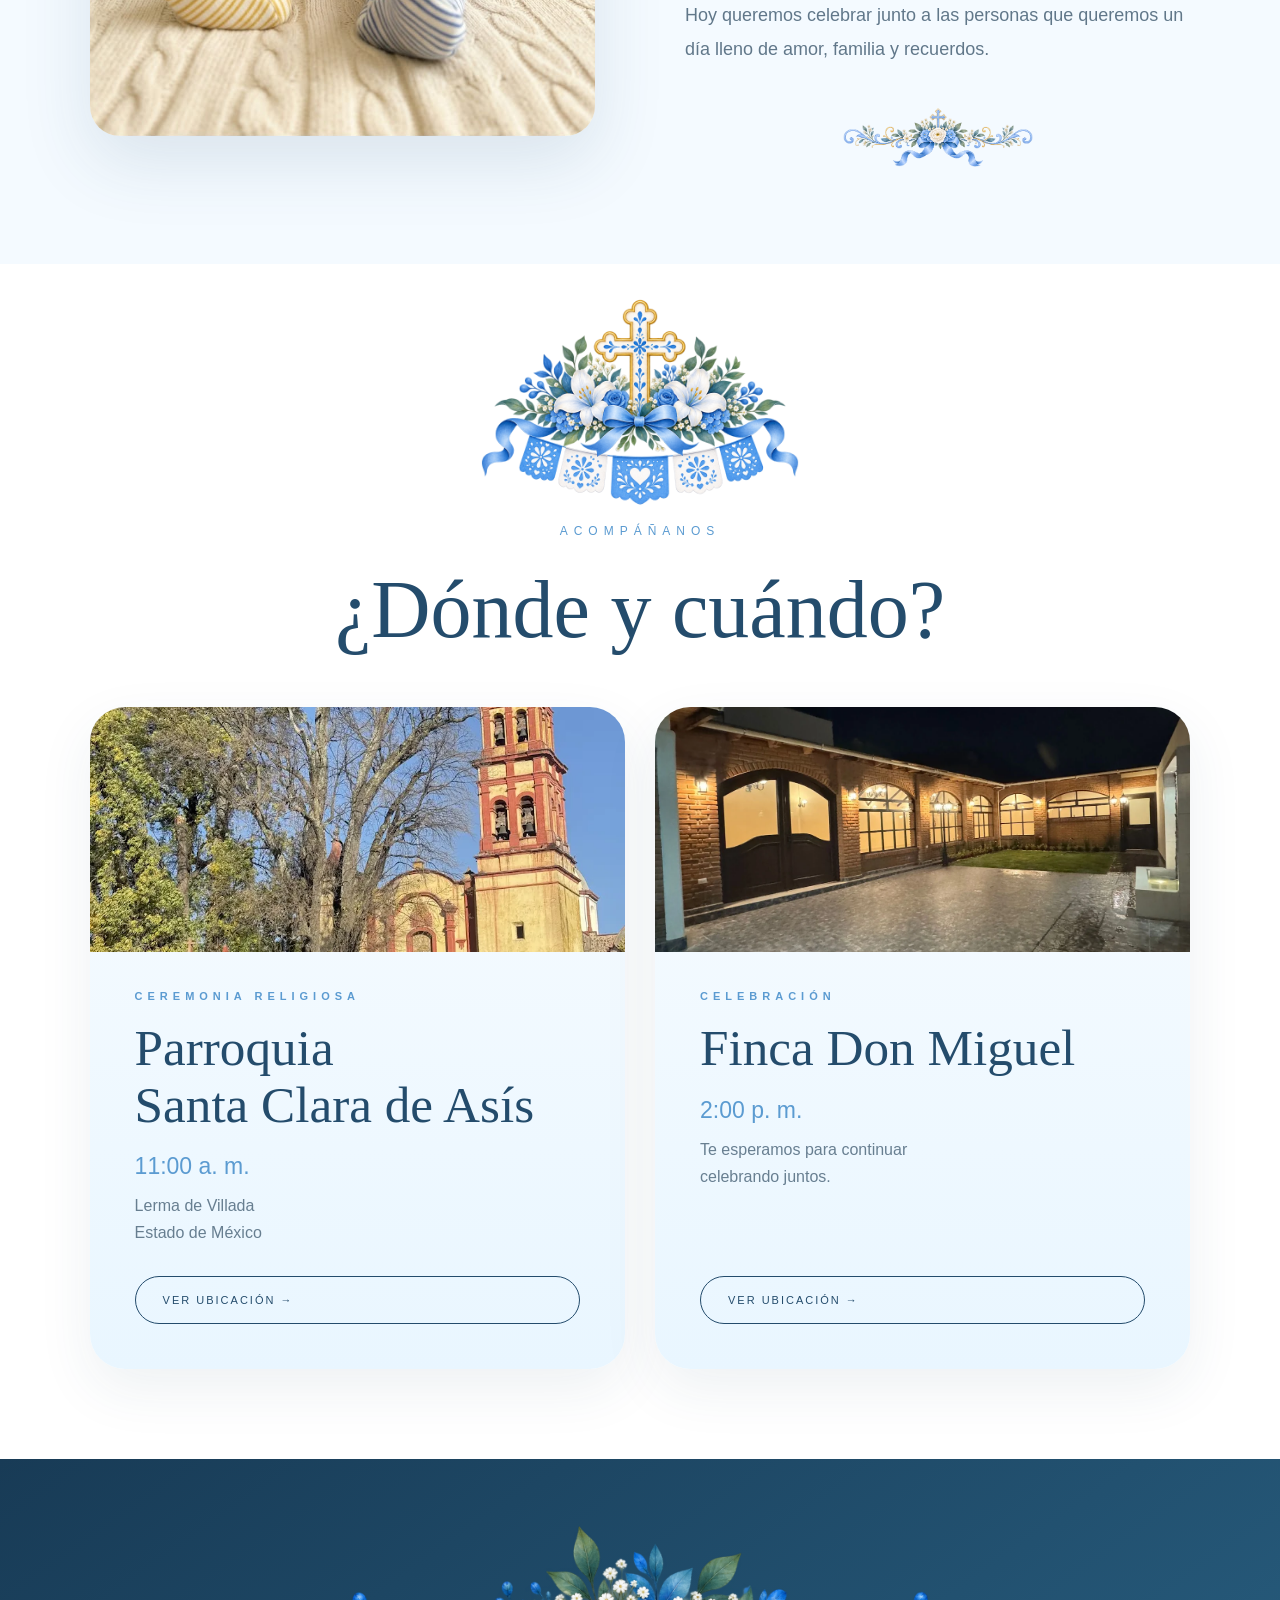
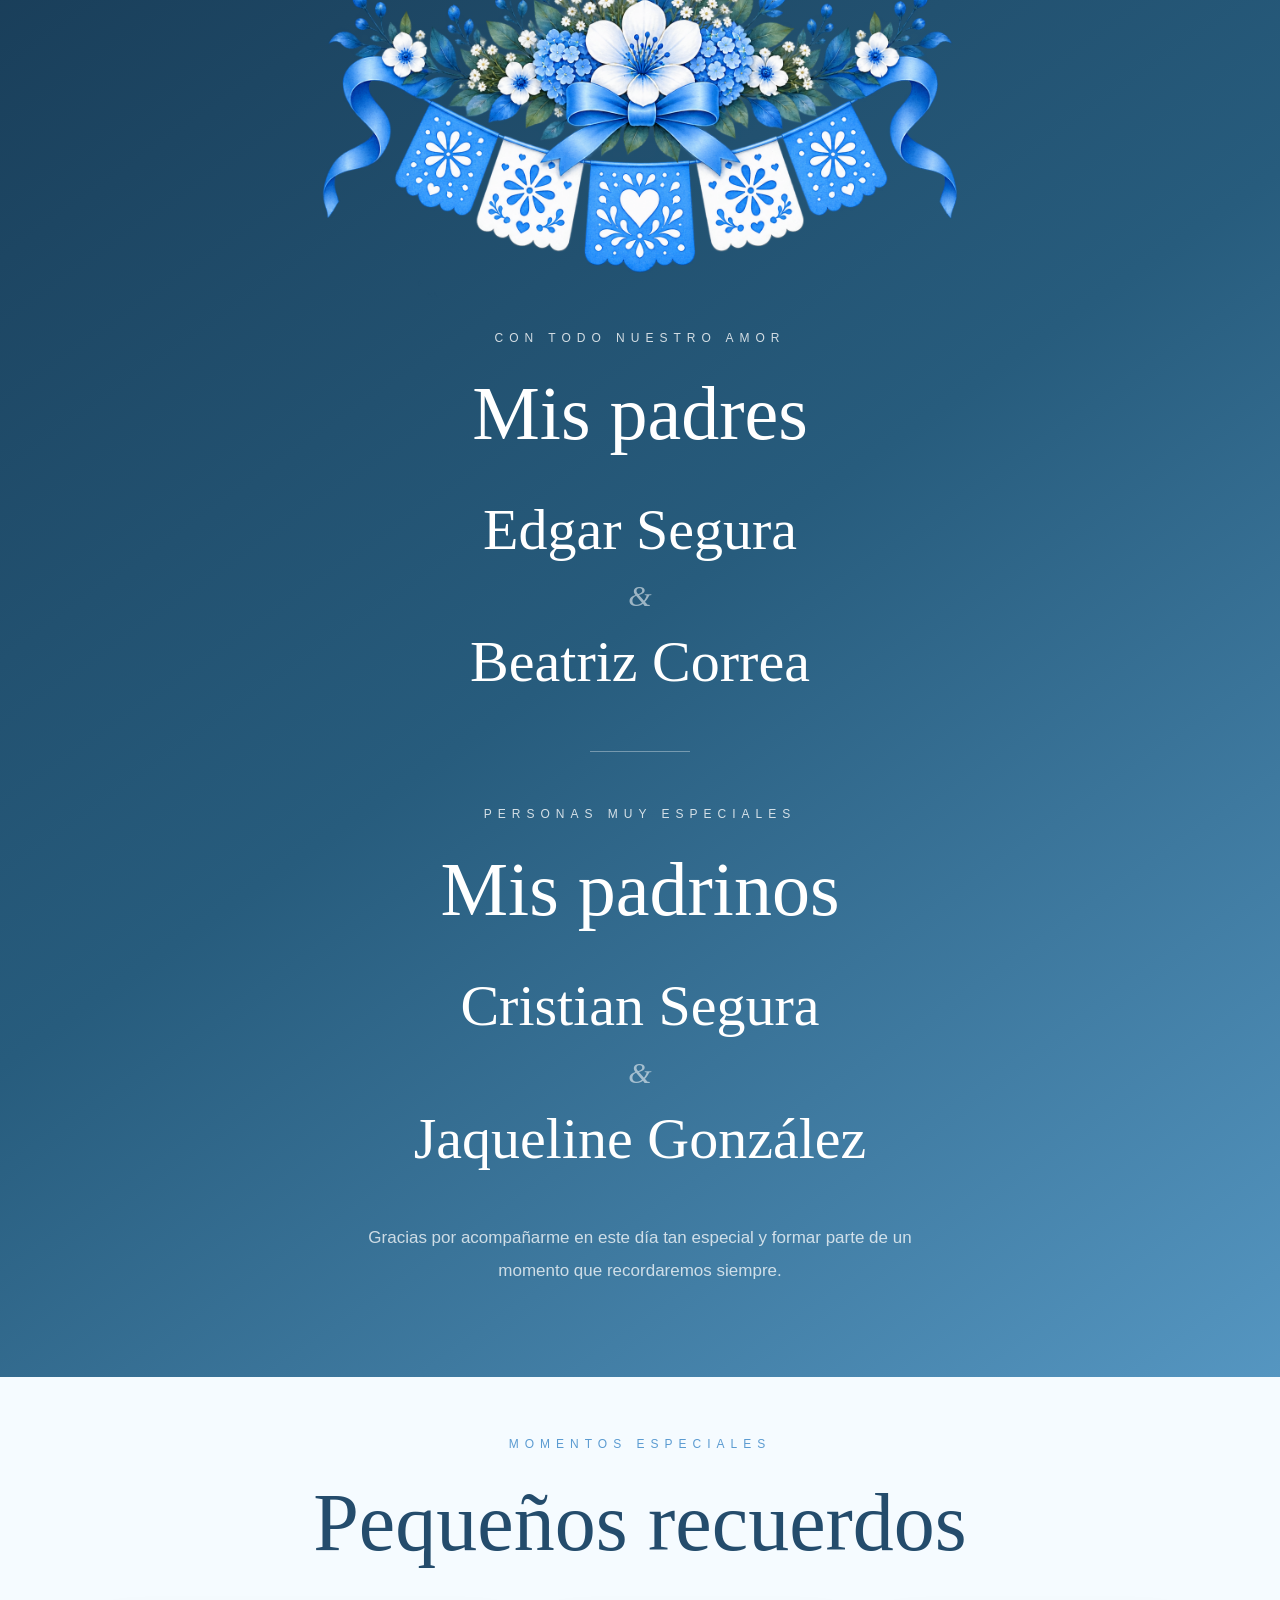
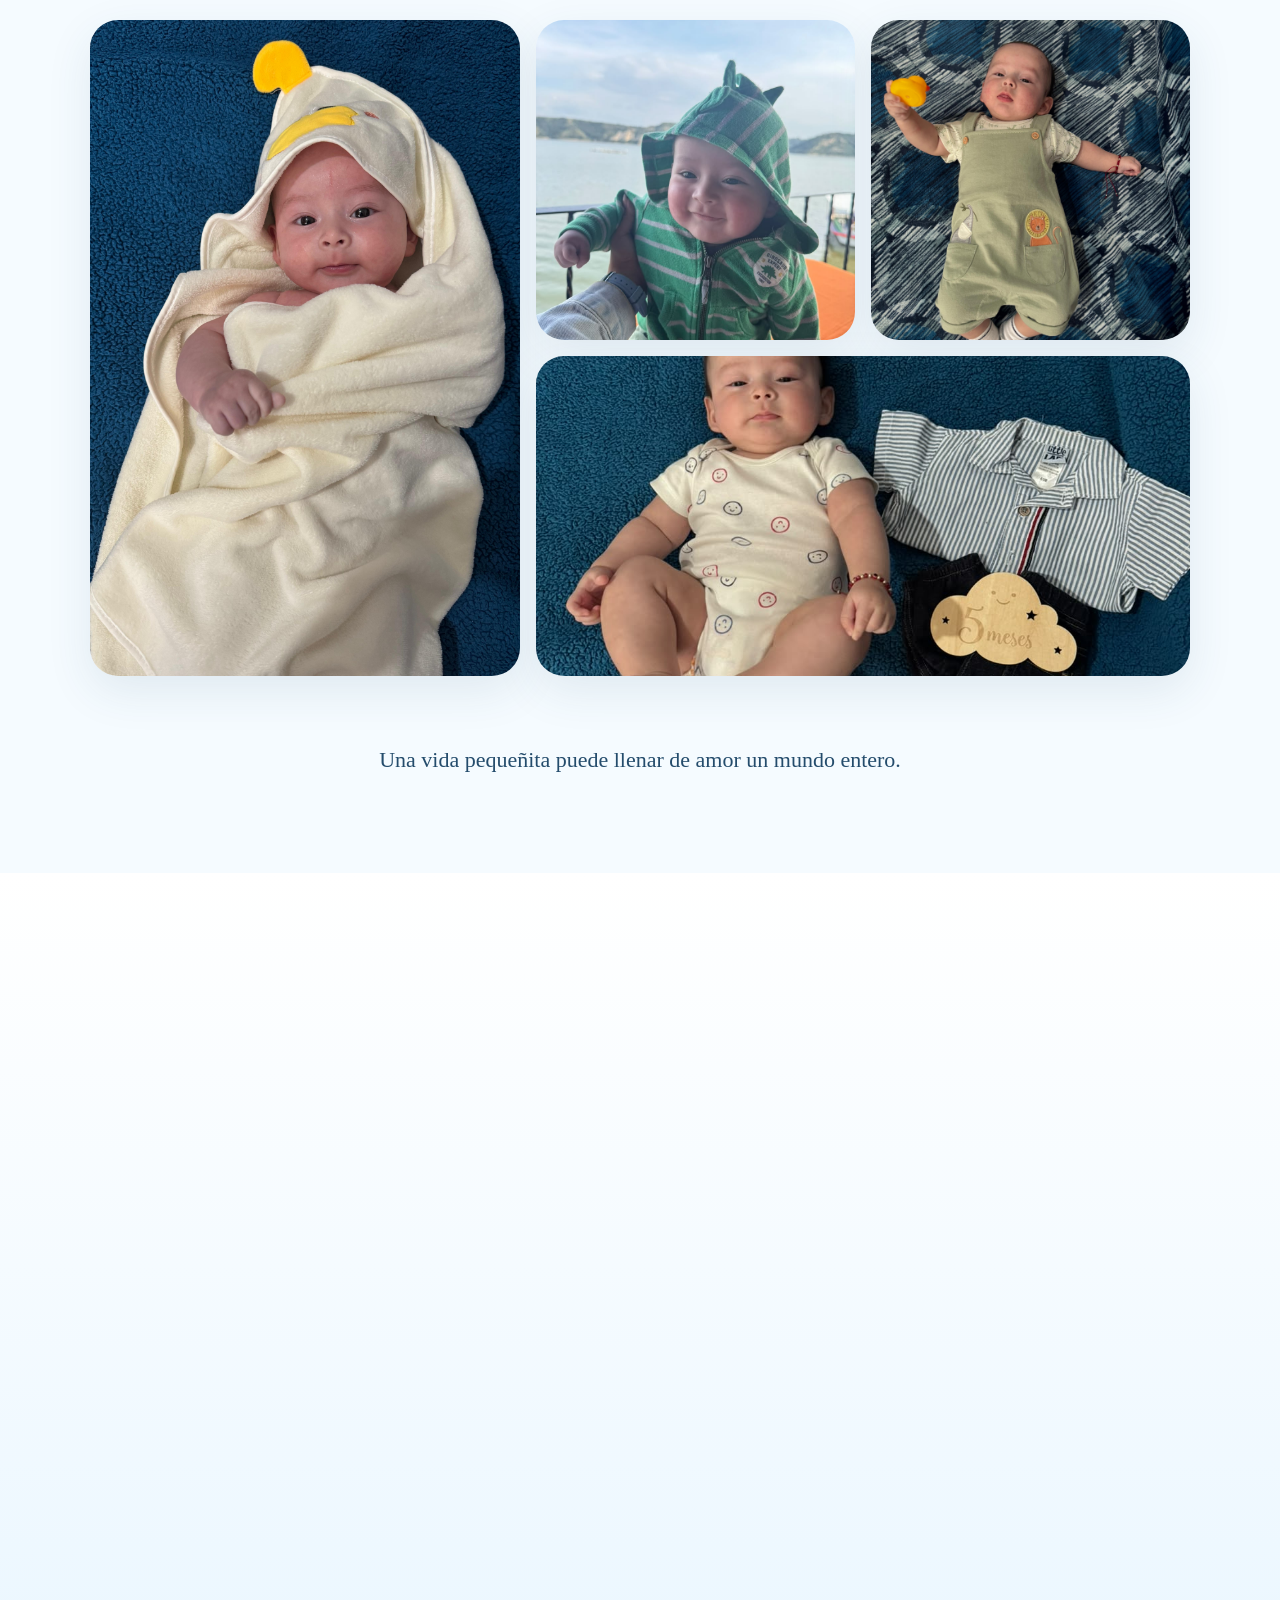
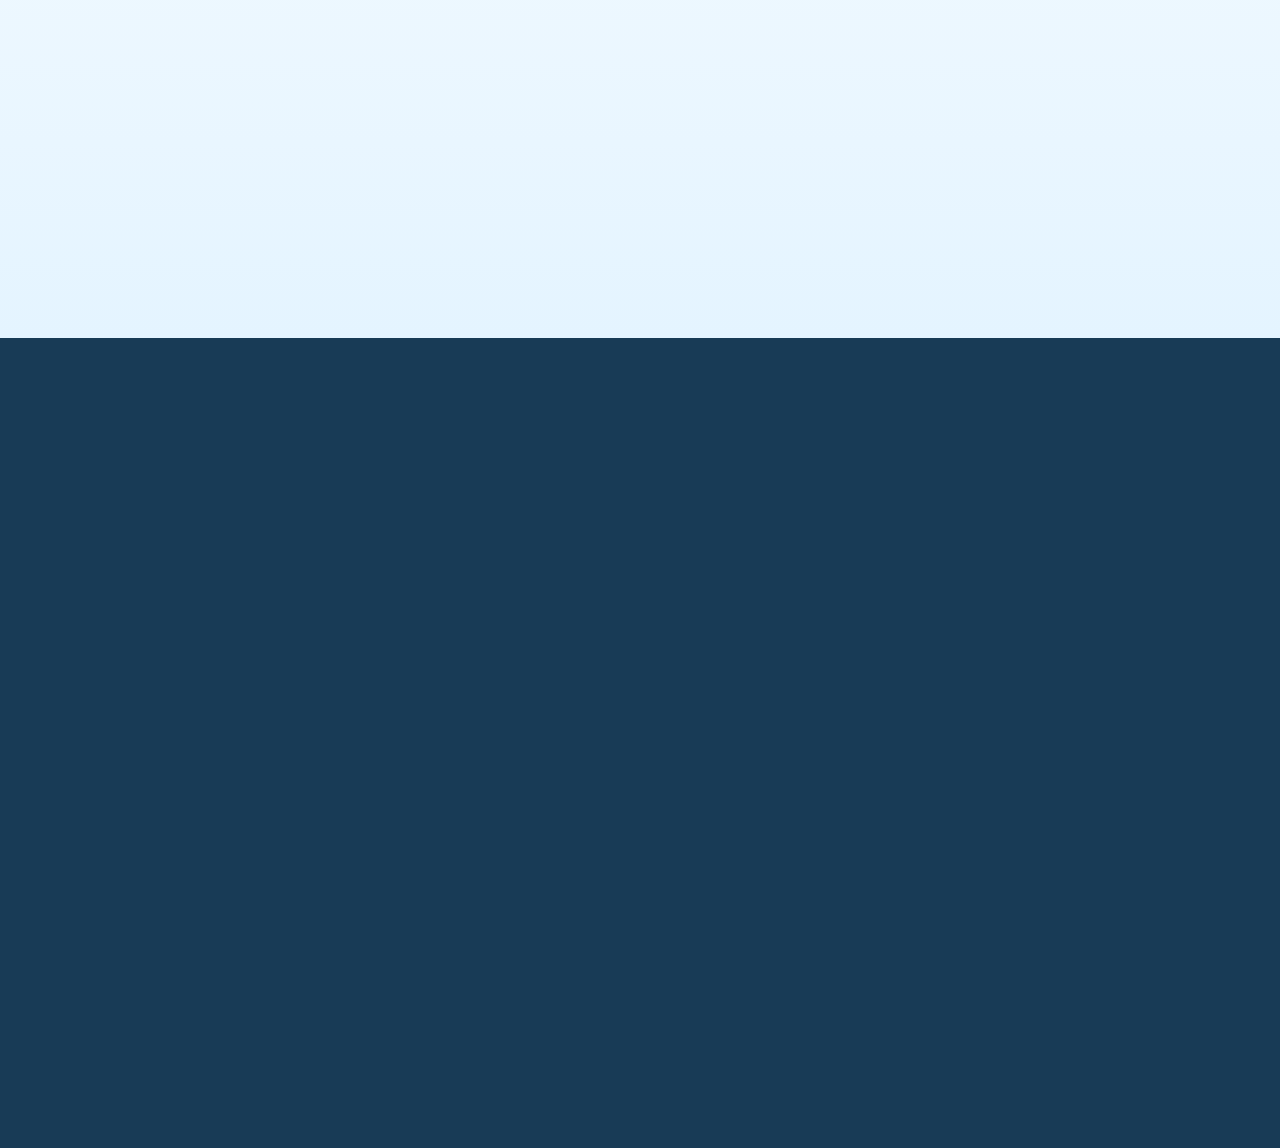
<file: BautizoEdgarYael/index.html>
<!DOCTYPE html>
<html lang="es">

<head>

<meta charset="UTF-8">
<meta name="viewport" content="width=device-width, initial-scale=1.0">

<title>Bautizo de Edgar Yael</title>

<style>

/* =====================================================
   COLORES
===================================================== */

:root {
    --azul: #5b9bd1;
    --azul-claro: #dcefff;
    --azul-muy-claro: #f4faff;
    --azul-oscuro: #244c6c;
    --azul-profundo: #183b56;
    --blanco: #ffffff;
    --crema: #fffdf8;
    --texto: #29465d;
}


/* =====================================================
   GENERAL
===================================================== */

* {
    margin: 0;
    padding: 0;
    box-sizing: border-box;
}

html {
    scroll-behavior: smooth;
}

body {
    font-family: Arial, Helvetica, sans-serif;
    color: var(--texto);
    background: var(--crema);
    overflow-x: hidden;
}

body.sobre-activo {
    overflow: hidden;
}

img {
    display: block;
    max-width: 100%;
}

button,
input {
    font: inherit;
}

section {
    position: relative;
}


/* =====================================================
   PANTALLA INICIAL
===================================================== */

.pantalla-sobre {
    position: fixed;
    inset: 0;
    width: 100%;
    height: 100%;
    z-index: 20000;
    display: flex;
    justify-content: center;
    align-items: center;
    padding: 30px 20px;
    overflow: hidden;

    background:
        radial-gradient(
            circle at 50% 40%,
            #ffffff 0%,
            #f6fbff 45%,
            #dcefff 100%
        );

    transition:
        opacity 0.9s ease,
        visibility 0.9s ease;
}

.pantalla-sobre.oculta {
    opacity: 0;
    visibility: hidden;
    pointer-events: none;
}


/* =====================================================
   ESQUINAS PANTALLA SOBRE
===================================================== */

.sobre-esquina {
    position: absolute;

    width:
        clamp(
            190px,
            24vw,
            380px
        );

    pointer-events: none;
    user-select: none;

    z-index: 1;
}

.sobre-esquina-izquierda {
    left: -40px;
    top: -25px;
}

.sobre-esquina-derecha {
    right: -40px;
    top: -25px;
}


/* =====================================================
   CONTENIDO APERTURA
===================================================== */

.apertura-contenido {
    position: relative;
    z-index: 4;
    width: 100%;
    max-width: 900px;
    text-align: center;
}

.apertura-mini {
    margin-bottom: 14px;
    color: var(--azul);
    font-size: 13px;
    font-weight: 700;
    letter-spacing: 6px;
}

.apertura-titulo {
    margin-bottom: 28px;

    font-family:
        Georgia,
        "Times New Roman",
        serif;

    font-size:
        clamp(
            42px,
            6vw,
            72px
        );

    font-weight: 400;
    line-height: 1;
    color: var(--azul-oscuro);
}


/* =====================================================
   IMAGEN DEL SOBRE
===================================================== */

.sobre-wrapper {
    width:
        min(
            650px,
            92vw
        );

    margin:
        0 auto
        24px;

    display: flex;
    justify-content: center;
    align-items: center;
    position: relative;
}

.sobre-imagen {
    width: 100%;
    height: auto;

    filter:
        drop-shadow(
            0 26px 35px
            rgba(36,76,108,0.20)
        );

    transition:
        transform 1.05s
        cubic-bezier(
            0.22,
            0.8,
            0.25,
            1
        ),
        opacity 0.85s ease;
}


/* =====================================================
   ANIMACIÓN AL ABRIR
===================================================== */

.pantalla-sobre.abriendo
.sobre-imagen {
    transform:
        translateY(-25px)
        scale(1.08);

    opacity: 0;
}

.pantalla-sobre.abriendo
.apertura-titulo,
.pantalla-sobre.abriendo
.apertura-mini,
.pantalla-sobre.abriendo
.boton-abrir,
.pantalla-sobre.abriendo
.apertura-nota {
    opacity: 0;
    transform: translateY(-10px);
}


/* =====================================================
   BOTÓN ABRIR
===================================================== */

.boton-abrir {
    min-width: 235px;

    padding:
        17px
        32px;

    border: 0;
    border-radius: 50px;
    color: #ffffff;
    background: var(--azul-oscuro);

    font-size: 12px;
    font-weight: 700;
    letter-spacing: 2px;

    cursor: pointer;

    box-shadow:
        0 13px 30px
        rgba(36,76,108,0.22);

    transition:
        transform 0.3s ease,
        background 0.3s ease,
        opacity 0.5s ease;
}

.boton-abrir:hover {
    transform: translateY(-3px);
    background: #326789;
}

.apertura-nota {
    margin-top: 14px;
    font-size: 12px;
    opacity: 0.6;
}


/* =====================================================
   PORTADA
===================================================== */

.portada {
    height: 100vh;
    min-height: 700px;

    display: flex;
    justify-content: center;
    align-items: center;

    padding:
        65px
        45px
        45px;

    overflow: hidden;

    background:
        radial-gradient(
            circle at 63% 45%,
            #ffffff 0%,
            #f7fbff 42%,
            #e5f4fe 100%
        );
}


/* =====================================================
   ESQUINAS PORTADA
===================================================== */

.esquina-portada {
    position: absolute;
    top: -15px;

    width:
        clamp(
            270px,
            27vw,
            440px
        );

    z-index: 5;

    pointer-events: none;
    user-select: none;
}

.esquina-portada-izquierda {
    left: -25px;
}

.esquina-portada-derecha {
    right: -25px;
}


/* =====================================================
   FONDO PORTADA
===================================================== */

.portada::before {
    content: "";

    position: absolute;

    width: 620px;
    height: 620px;

    border-radius: 50%;

    border:
        1px solid
        rgba(91,155,209,0.10);

    left: -310px;
    bottom: -310px;
}

.portada::after {
    content: "";

    position: absolute;

    width: 480px;
    height: 480px;

    border-radius: 50%;

    border:
        1px solid
        rgba(91,155,209,0.08);

    right: -230px;
    top: 150px;
}


/* =====================================================
   CONTENIDO PORTADA
===================================================== */

.portada-contenido {
    width: 100%;
    max-width: 1280px;

    position: relative;
    z-index: 3;

    display: grid;

    grid-template-columns:
        minmax(0,0.9fr)
        minmax(420px,1.1fr);

    align-items: center;

    gap:
        clamp(
            45px,
            7vw,
            110px
        );
}


/* =====================================================
   TEXTO PORTADA
===================================================== */

.portada-texto {
    text-align: left;
    position: relative;
    z-index: 8;
    padding-top: 55px;
}

.portada-mini {
    position: relative;
    z-index: 20;

    font-size:
        clamp(
            21px,
            1.7vw,
            26px
        );

    font-weight: 700;
    letter-spacing: 5px;
    color: var(--azul);

    margin-bottom: 22px;
    margin-left: 70px;
}

.portada h1 {
    font-family:
        Georgia,
        "Times New Roman",
        serif;

    font-size:
        clamp(
            68px,
            7vw,
            102px
        );

    font-weight: 400;
    line-height: 0.88;

    color:
        var(--azul-oscuro);

    margin-bottom: 30px;
}

.portada-subtitulo {
    font-family:
        Georgia,
        "Times New Roman",
        serif;

    font-size:
        clamp(
            27px,
            2.7vw,
            38px
        );

    font-style: italic;
    color: var(--azul);

    margin-bottom: 25px;
}

.portada-fecha {
    font-size: 15px;
    font-weight: 500;
    letter-spacing: 5px;

    color:
        var(--azul-oscuro);

    margin-bottom: 27px;
}

.portada-mensaje {
    max-width: 530px;
    font-size: 18px;
    line-height: 1.75;
    opacity: 0.78;
}

.divisor-portada {
    width: 180px;
    margin-top: 27px;
}


/* =====================================================
   FOTO PORTADA
===================================================== */

.foto-portada-area {
    position: relative;
    width: 100%;

    height:
        min(
            67vh,
            610px
        );

    min-height: 500px;

    display: flex;
    justify-content: center;
    align-items: center;

    isolation: isolate;
}

.foto-edgar {
    position: absolute;

    left: 50%;
    top: 56%;

    transform:
        translate(-50%,-50%);

    width:
        min(
            395px,
            70%
        );

    height:
        min(
            545px,
            89%
        );

    object-fit: cover;
    object-position: center center;

    z-index: 1;

    border-radius: 8px;

    box-shadow:
        0 22px 55px
        rgba(36,76,108,0.10);
}

.marco-foto {
    position: relative;

    width:
        min(
            510px,
            92%
        );

    z-index: 3;

    pointer-events: none;

    filter:
        drop-shadow(
            0 18px 22px
            rgba(36,76,108,0.08)
        );
}


/* =====================================================
   INTRO
===================================================== */

.intro {
    min-height: 90vh;

    display: flex;
    justify-content: center;
    align-items: flex-start;

    padding:
        18px
        25px
        85px;

    text-align: center;

    background:
        #ffffff;

    overflow: hidden;
}

.intro-contenido {
    width: 100%;
    max-width: 900px;

    position: relative;
    z-index: 2;
}

.intro-adorno {
    width:
        min(
            560px,
            85vw
        );

    margin:
        0 auto
        18px;
}

.mini {
    font-size: 12px;
    font-weight: 500;
    letter-spacing: 6px;
    color: var(--azul);
    margin-bottom: 25px;
}

.intro h2 {
    font-family:
        Georgia,
        "Times New Roman",
        serif;

    font-size:
        clamp(
            48px,
            7vw,
            82px
        );

    font-weight: 400;
    line-height: 1.08;

    color:
        var(--azul-oscuro);

    margin-bottom: 35px;
}

.intro-texto {
    max-width: 650px;

    margin: auto;

    font-size: 18px;
    line-height: 1.9;

    opacity: 0.72;
}

.divisor {
    width: 190px;

    margin:
        40px
        auto
        0;
}


/* =====================================================
   CONTADOR
===================================================== */

.contador-seccion {
    min-height: 85vh;

    display: flex;
    justify-content: center;
    align-items: flex-start;

    text-align: center;

    padding:
        20px
        25px
        85px;

    color: #ffffff;

    overflow: hidden;

    background:
        linear-gradient(
            145deg,
            #1d4766,
            #3978a2,
            #70acd4
        );
}

.contador-contenido {
    width: 100%;
    max-width: 950px;

    position: relative;
    z-index: 2;
}

.adorno-contador {
    width:
        min(
            600px,
            80vw
        );

    margin:
        0 auto
        18px;
}

.contador-mini {
    font-size: 12px;
    font-weight: 500;
    letter-spacing: 7px;
    opacity: 0.8;
    margin-bottom: 20px;
}

.contador-seccion h2 {
    font-family:
        Georgia,
        "Times New Roman",
        serif;

    font-size:
        clamp(
            45px,
            7vw,
            75px
        );

    font-weight: 400;

    margin-bottom: 60px;
}

.contador {
    display: flex;
    justify-content: center;

    gap:
        clamp(
            15px,
            5vw,
            70px
        );
}

.contador-item {
    min-width: 100px;
}

.contador span {
    display: block;

    font-family:
        Georgia,
        "Times New Roman",
        serif;

    font-size:
        clamp(
            48px,
            8vw,
            85px
        );
}

.contador small {
    display: block;

    font-size: 9px;
    letter-spacing: 3px;

    margin-top: 10px;

    opacity: 0.7;
}


/* =====================================================
   MOMENTO
===================================================== */

.momento {
    padding:
        70px
        7%
        95px;

    background:
        var(--azul-muy-claro);

    overflow: hidden;
}

.momento-grid {
    width: 100%;
    max-width: 1200px;

    margin: auto;

    display: grid;

    grid-template-columns:
        1fr
        1fr;

    align-items: center;

    gap: 90px;
}

.momento-foto img.foto {
    width: 100%;

    height: 680px;

    object-fit: cover;

    border-radius:
        220px
        220px
        30px
        30px;

    box-shadow:
        0 25px 70px
        rgba(36,76,108,0.13);
}

.momento-texto {
    text-align: left;
}

.ornamento-talavera {
    width:
        min(
            430px,
            80%
        );

    margin-bottom: 22px;
}

.momento-texto h2 {
    font-family:
        Georgia,
        "Times New Roman",
        serif;

    font-size:
        clamp(
            50px,
            6vw,
            78px
        );

    font-weight: 400;
    line-height: 1.05;

    color:
        var(--azul-oscuro);

    margin-bottom: 35px;
}

.momento-texto p.texto {
    max-width: 520px;

    font-size: 18px;
    line-height: 1.9;

    opacity: 0.72;
}


/* =====================================================
   CEREMONIA
===================================================== */

.ceremonia {
    padding:
        25px
        7%
        90px;

    background:
        #ffffff;

    overflow: hidden;
}

.encabezado {
    max-width: 800px;

    margin:
        0 auto
        50px;

    text-align: center;
}

.simbolo-cielito {
    width:
        min(
            330px,
            65vw
        );

    margin:
        0 auto
        15px;
}

.encabezado h2 {
    font-family:
        Georgia,
        "Times New Roman",
        serif;

    font-size:
        clamp(
            50px,
            7vw,
            82px
        );

    font-weight: 400;

    color:
        var(--azul-oscuro);
}


/* =====================================================
   EVENTOS
===================================================== */

.eventos {
    max-width: 1150px;

    margin: auto;

    display: grid;

    grid-template-columns:
        1fr
        1fr;

    gap: 30px;
}

.evento {
    min-height: 610px;

    border-radius: 35px;

    background:
        linear-gradient(
            180deg,
            #f8fcff,
            #e9f6ff
        );

    overflow: hidden;

    display: flex;
    flex-direction: column;

    box-shadow:
        0 20px 55px
        rgba(36,76,108,0.08);
}

.evento-foto {
    width: 100%;
    height: 245px;

    overflow: hidden;
}

.evento-foto img {
    width: 100%;
    height: 100%;

    object-fit: cover;

    transition:
        transform 0.8s ease;
}

.evento:hover
.evento-foto img {
    transform:
        scale(1.035);
}

.evento-contenido {
    flex: 1;

    padding:
        38px
        45px
        45px;

    display: flex;

    flex-direction: column;

    justify-content: space-between;
}

.evento-tipo {
    font-size: 11px;

    font-weight: 600;

    letter-spacing: 5px;

    color:
        var(--azul);

    margin-bottom: 18px;
}

.evento h3 {
    font-family:
        Georgia,
        "Times New Roman",
        serif;

    font-size:
        clamp(
            35px,
            4vw,
            52px
        );

    font-weight: 400;

    line-height: 1.1;

    color:
        var(--azul-oscuro);

    margin-bottom: 20px;
}

.evento-hora {
    font-size: 23px;

    color:
        var(--azul);

    margin-bottom: 12px;
}

.evento-direccion {
    font-size: 16px;

    line-height: 1.7;

    opacity: 0.68;

    margin-bottom: 30px;
}

.boton {
    display: inline-block;

    padding:
        17px
        27px;

    border:
        1px solid
        var(--azul-oscuro);

    border-radius: 50px;

    color:
        var(--azul-oscuro);

    text-decoration: none;

    font-size: 11px;

    letter-spacing: 2px;

    transition:
        0.3s ease;
}

.boton:hover {
    color:
        #ffffff;

    background:
        var(--azul-oscuro);

    transform:
        translateY(-2px);
}


/* =====================================================
   PADRES Y PADRINOS
===================================================== */

.padrinos {
    min-height: 100vh;

    display: flex;

    justify-content: center;
    align-items: flex-start;

    padding:
        20px
        25px
        90px;

    text-align: center;

    color:
        #ffffff;

    overflow: hidden;

    background:
        linear-gradient(
            145deg,
            #183b56,
            #275c7d,
            #5596c1
        );
}

.padrinos-contenido {
    width: 100%;

    max-width: 900px;

    position: relative;

    z-index: 2;
}

.guirnalda-padrinos {
    width:
        min(
            650px,
            90vw
        );

    margin:
        0 auto
        18px;
}

.padrinos .mini {
    color:
        #ffffff;

    opacity: 0.8;
}

.titulo-familia {
    font-family:
        Georgia,
        "Times New Roman",
        serif;

    font-size:
        clamp(
            46px,
            7vw,
            76px
        );

    font-weight: 400;

    margin-bottom: 40px;
}

.nombre-familia {
    font-family:
        Georgia,
        "Times New Roman",
        serif;

    font-size:
        clamp(
            36px,
            5vw,
            58px
        );

    line-height: 1.15;
}

.ampersand {
    font-family:
        Georgia,
        "Times New Roman",
        serif;

    font-size: 30px;

    font-style: italic;

    opacity: 0.55;

    margin:
        16px
        0;
}

.separador-familia {
    width: 100px;
    height: 1px;

    margin:
        55px
        auto;

    background:
        rgba(
            255,
            255,
            255,
            0.35
        );
}

.padrinos-mensaje {
    max-width: 600px;

    margin:
        50px auto
        0;

    font-size: 17px;

    line-height: 1.9;

    opacity: 0.75;
}


/* =====================================================
   GALERÍA
===================================================== */

.galeria {
    padding:
        60px
        7%
        95px;

    background:
        #f5fbff;
}

.galeria-grid {
    width: 100%;
    max-width: 1200px;

    margin: auto;

    display: grid;

    grid-template-columns:
        1.35fr
        1fr
        1fr;

    grid-template-rows:
        320px
        320px;

    gap: 16px;
}

.foto-galeria {
    position: relative;

    overflow: hidden;

    border-radius: 28px;

    box-shadow:
        0 15px 45px
        rgba(36,76,108,0.10);
}

.foto-galeria img {
    width: 100%;
    height: 100%;

    object-fit: cover;

    transition:
        transform 0.8s ease;
}

.foto-galeria:hover img {
    transform:
        scale(1.04);
}

.galeria-1 {
    grid-row:
        1 / 3;
}

.galeria-4 {
    grid-column:
        2 / 4;
}

.galeria-frase {
    max-width: 650px;

    margin:
        65px
        auto
        0;

    text-align: center;

    font-family:
        Georgia,
        "Times New Roman",
        serif;

    font-size: 22px;

    line-height: 1.7;

    color:
        var(--azul-oscuro);
}


/* =====================================================
   CONFIRMACIÓN
===================================================== */

.confirmacion {
    min-height: 100vh;

    display: flex;

    justify-content: center;
    align-items: flex-start;

    padding:
        20px
        25px
        85px;

    text-align: center;

    overflow: hidden;

    background:
        linear-gradient(
            180deg,
            #ffffff,
            #e4f4ff
        );
}

.confirmacion-contenido {
    width: 100%;

    max-width: 760px;

    position: relative;

    z-index: 2;
}

.adorno-osito {
    width:
        min(
            500px,
            82vw
        );

    margin:
        0 auto
        18px;
}

.confirmacion h2 {
    font-family:
        Georgia,
        "Times New Roman",
        serif;

    font-size:
        clamp(
            55px,
            8vw,
            90px
        );

    font-weight: 400;

    color:
        var(--azul-oscuro);

    margin-bottom: 30px;
}

.confirmacion-texto {
    font-size: 18px;

    line-height: 1.9;

    opacity: 0.72;

    margin-bottom: 35px;
}


/* =====================================================
   FORMULARIO
===================================================== */

.confirmacion-formulario {
    width: 100%;

    max-width: 510px;

    margin:
        0 auto
        30px;

    display: grid;

    gap: 18px;
}

.campo-grupo {
    width: 100%;

    text-align: left;
}

.campo-label {
    display: block;

    margin:
        0
        0
        9px
        4px;

    font-size: 13px;

    font-weight: 600;

    letter-spacing: 1.5px;

    color:
        var(--azul-oscuro);
}

.confirmacion-campo {
    width: 100%;

    padding:
        18px
        20px;

    border:
        1px solid
        rgba(36,76,108,0.20);

    border-radius: 16px;

    outline: none;

    background:
        rgba(255,255,255,0.92);

    color:
        var(--azul-oscuro);

    font-size: 16px;
}

.confirmacion-campo:focus {
    border-color:
        var(--azul);

    box-shadow:
        0 8px 25px
        rgba(91,155,209,0.16);
}

.error-formulario {
    display: none;

    padding:
        13px
        18px;

    border-radius: 13px;

    background:
        rgba(91,155,209,0.12);

    color:
        var(--azul-oscuro);

    font-size: 14px;
}

.error-formulario.visible {
    display: block;
}

.boton-whatsapp {
    width: 100%;

    padding:
        20px
        34px;

    border: 0;

    border-radius: 60px;

    color:
        #ffffff;

    background:
        var(--azul-oscuro);

    font-size: 12px;

    font-weight: 600;

    letter-spacing: 2px;

    cursor: pointer;
}

.confirmacion-nota {
    margin-top: 22px;

    font-size: 12px;

    line-height: 1.6;

    opacity: 0.5;
}


/* =====================================================
   CIERRE
===================================================== */

.cierre {
    min-height: 90vh;

    display: flex;

    justify-content: center;
    align-items: flex-start;

    text-align: center;

    padding:
        25px
        25px
        85px;

    color:
        #ffffff;

    overflow: hidden;

    background:
        var(--azul-profundo);
}

.cierre-contenido {
    width: 100%;

    max-width: 800px;
}

.simbolo-cierre {
    width: 280px;

    margin:
        0 auto
        20px;
}

.cierre .mini {
    color:
        #ffffff;
}

.cierre h2 {
    font-family:
        Georgia,
        "Times New Roman",
        serif;

    font-size:
        clamp(
            55px,
            9vw,
            100px
        );

    font-weight: 400;

    margin-bottom: 25px;
}

.cierre-fecha {
    font-size: 12px;

    letter-spacing: 5px;

    margin-bottom: 30px;

    opacity: 0.75;
}

.cierre-texto {
    font-size: 17px;

    line-height: 1.8;

    opacity: 0.7;
}


/* =====================================================
   MÚSICA
===================================================== */

.boton-musica {
    position: fixed;

    right: 22px;
    bottom: 22px;

    width: 58px;
    height: 58px;

    display: flex;

    justify-content: center;
    align-items: center;

    border: 0;

    border-radius: 50%;

    color:
        #ffffff;

    background:
        var(--azul-oscuro);

    font-size: 21px;

    cursor: pointer;

    z-index: 9999;

    box-shadow:
        0 12px 30px
        rgba(0,0,0,0.18);
}

.boton-musica.activo {
    animation:
        musicaPulso
        2s infinite;
}

@keyframes musicaPulso {

    0% {
        box-shadow:
            0 0 0 0
            rgba(91,155,209,0.5);
    }

    70% {
        box-shadow:
            0 0 0 15px
            rgba(91,155,209,0);
    }

    100% {
        box-shadow:
            0 0 0 0
            rgba(91,155,209,0);
    }
}


/* =====================================================
   ANIMACIONES
===================================================== */

.revelar {
    opacity: 0;

    transform:
        translateY(45px);

    transition:
        opacity 1s ease,
        transform 1s ease;
}

.revelar.visible {
    opacity: 1;

    transform:
        translateY(0);
}

.izquierda {
    opacity: 0;

    transform:
        translateX(-50px);

    transition:
        opacity 1.1s ease,
        transform 1.1s ease;
}

.izquierda.visible {
    opacity: 1;

    transform:
        translateX(0);
}

.derecha {
    opacity: 0;

    transform:
        translateX(50px);

    transition:
        opacity 1.1s ease,
        transform 1.1s ease;
}

.derecha.visible {
    opacity: 1;

    transform:
        translateX(0);
}


/* =====================================================
   TABLET
===================================================== */

@media
(max-width:1050px)
and
(min-width:801px) {

    .foto-portada-area {
        height: 560px;
    }

    .marco-foto {
        width: 470px;
    }

    .foto-edgar {
        width: 345px;
        height: 495px;
        top: 56%;
    }

}


/* =====================================================
   CELULAR
===================================================== */

@media
(max-width:800px) {

    .pantalla-sobre {
        padding:
            20px
            15px;
    }

    .sobre-esquina {
        width: 180px;
    }

    .sobre-esquina-izquierda {
        left: -65px;
    }

    .sobre-esquina-derecha {
        right: -65px;
    }

    .apertura-mini {
        font-size: 10px;
        letter-spacing: 4px;
    }

    .apertura-titulo {
        font-size: 40px;
        line-height: 1.05;
        margin-bottom: 20px;
    }

    .sobre-wrapper {
        width:
            min(
                430px,
                94vw
            );

        margin-bottom: 22px;
    }


    /* PORTADA */

    .portada {
        height: auto;

        min-height: 100svh;

        padding:
            125px
            18px
            55px;

        align-items:
            flex-start;
    }

    .esquina-portada {
        width: 180px;
        top: -5px;
        z-index: 4;
    }

    .esquina-portada-izquierda {
        left: -65px;
    }

    .esquina-portada-derecha {
        right: -65px;
    }

    .portada-contenido {
        display: flex;
        flex-direction: column;
        gap: 28px;
    }

    .portada-texto {
        order: 1;
        text-align: center;
        padding-top: 20px;
        z-index: 9;
    }

    .portada-mini {
        font-size: 17px;
        letter-spacing: 4px;
        margin-bottom: 18px;
        margin-left: 25px;
        position: relative;
        z-index: 20;
    }

    .portada h1 {
        font-size:
            clamp(
                59px,
                18vw,
                75px
            );
    }

    .portada-subtitulo {
        font-size: 25px;
    }

    .portada-fecha {
        font-size: 12px;
    }

    .portada-mensaje {
        max-width: 360px;
        margin: auto;
        font-size: 16px;
    }

    .divisor-portada {
        width: 145px;

        margin:
            22px
            auto
            0;
    }

    .foto-portada-area {
        order: 2;
        height: auto;
        min-height: 0;
        aspect-ratio: 0.84;
    }

    .marco-foto {
        position: absolute;

        width:
            min(
                390px,
                96%
            );

        left: 50%;
        top: 50%;

        transform:
            translate(-50%,-50%);
    }

    .foto-edgar {
        width: 70%;
        height: 86%;
        left: 50%;
        top: 56%;

        transform:
            translate(-50%,-50%);
    }


    /* INTRO */

    .intro {
        min-height: auto;

        padding:
            12px
            20px
            70px;
    }

    .intro-adorno {
        width: 310px;
    }

    .intro h2 {
        font-size: 46px;
    }

    .intro-texto {
        font-size: 16px;
    }


    /* CONTADOR */

    .contador-seccion {
        min-height: auto;

        padding:
            15px
            15px
            70px;
    }

    .adorno-contador {
        width: 330px;
    }

    .contador-seccion h2 {
        font-size: 43px;
        margin-bottom: 50px;
    }

    .contador {
        width: 100%;
        gap: 3px;
    }

    .contador-item {
        flex: 1;
        min-width: 0;
    }

    .contador span {
        font-size: 40px;
    }

    .contador small {
        font-size: 7px;
        letter-spacing: 1px;
    }


    /* MOMENTO */

    .momento {
        padding:
            55px
            20px
            80px;
    }

    .momento-grid {
        grid-template-columns: 1fr;
        gap: 50px;
    }

    .momento-foto img.foto {
        height: 540px;

        border-radius:
            150px
            150px
            25px
            25px;
    }

    .momento-texto {
        text-align: center;
    }

    .ornamento-talavera {
        width: 330px;

        margin:
            0
            auto
            18px;
    }

    .momento-texto h2 {
        font-size: 46px;
    }


    /* CEREMONIA */

    .ceremonia {
        padding:
            15px
            20px
            70px;
    }

    .encabezado h2 {
        font-size: 48px;
    }

    .eventos {
        grid-template-columns: 1fr;
    }

    .evento {
        min-height: 0;
    }

    .evento-foto {
        height: 220px;
    }

    .evento-contenido {
        padding:
            30px
            28px
            35px;
    }


    /* PADRES Y PADRINOS */

    .padrinos {
        min-height: auto;

        padding:
            15px
            20px
            75px;
    }

    .guirnalda-padrinos {
        width: 360px;
    }

    .titulo-familia {
        font-size: 48px;
        margin-bottom: 30px;
    }

    .nombre-familia {
        font-size: 36px;
    }

    .separador-familia {
        margin:
            45px
            auto;
    }

    .padrinos-mensaje {
        font-size: 16px;
    }


    /* GALERÍA */

    .galeria {
        padding:
            50px
            16px
            80px;
    }

    .galeria-grid {
        grid-template-columns:
            1fr
            1fr;

        grid-template-rows:
            430px
            210px
            290px;

        gap: 10px;
    }

    .galeria-1 {
        grid-column:
            1 / 3;

        grid-row: 1;
    }

    .galeria-2 {
        grid-column: 1;
        grid-row: 2;
    }

    .galeria-3 {
        grid-column: 2;
        grid-row: 2;
    }

    .galeria-4 {
        grid-column:
            1 / 3;

        grid-row: 3;
    }


    /* CONFIRMACIÓN */

    .confirmacion {
        min-height: auto;

        padding:
            15px
            20px
            70px;
    }

    .adorno-osito {
        width: 340px;
    }

    .confirmacion h2 {
        font-size: 53px;
    }

    .confirmacion-texto {
        font-size: 16px;
    }


    /* CIERRE */

    .cierre {
        min-height: auto;

        padding:
            20px
            20px
            70px;
    }

    .simbolo-cierre {
        width: 230px;
    }

    .cierre h2 {
        font-size: 58px;
    }


    /* MUSICA */

    .boton-musica {
        width: 52px;
        height: 52px;

        right: 16px;
        bottom: 16px;
    }

}


/* =====================================================
   CELULARES PEQUEÑOS
===================================================== */

@media
(max-width:420px) {

    .apertura-titulo {
        font-size: 34px;
    }

    .sobre-wrapper {
        width: 96vw;
    }

    .boton-abrir {
        min-width: 220px;
    }

    .portada {
        padding-top: 110px;
    }

    .portada h1 {
        font-size: 60px;
    }

    .portada-mini {
        font-size: 16px;
        margin-left: 28px;
    }

    .marco-foto {
        width: 96%;
    }

    .foto-edgar {
        width: 70%;
        height: 86%;
        top: 56%;
    }

    .titulo-familia {
        font-size: 43px;
    }

    .nombre-familia {
        font-size: 32px;
    }

}


/* =====================================================
   MOVIMIENTO REDUCIDO
===================================================== */

@media
(prefers-reduced-motion:reduce) {

    * {
        scroll-behavior:
            auto !important;
    }

    .revelar,
    .izquierda,
    .derecha {
        opacity: 1;

        transform: none;

        transition: none;
    }

}

</style>

</head>


<body class="sobre-activo">


<!-- =====================================================
     PANTALLA INICIAL
===================================================== -->

<div
    id="pantallaSobre"
    class="pantalla-sobre">


    <img
        class="sobre-esquina sobre-esquina-izquierda"
        src="../imagenes/decoracion/esquina-izquierda.png"
        alt="">


    <img
        class="sobre-esquina sobre-esquina-derecha"
        src="../imagenes/decoracion/esquina-derecha.png"
        alt="">


    <div class="apertura-contenido">


        <p class="apertura-mini">
            UNA INVITACIÓN MUY ESPECIAL
        </p>


        <h1 class="apertura-titulo">
            Bautizo de Edgar Yael
        </h1>


        <div class="sobre-wrapper">

            <img
                class="sobre-imagen"
                src="../imagenes/decoracion/sobre-invitacion.png"
                alt="Invitación para el bautizo de Edgar Yael">

        </div>


        <button
            id="abrirInvitacion"
            class="boton-abrir"
            type="button">

            ABRIR INVITACIÓN

        </button>


        <p class="apertura-nota">
            Toca para descubrir nuestra invitación
        </p>


    </div>


</div>



<!-- =====================================================
     MÚSICA
===================================================== -->

<audio
    id="musica"
    src="../musica/que-bonito-amor.mp3"
    preload="auto">
</audio>


<button
    id="botonMusica"
    class="boton-musica"
    type="button"
    aria-label="Reproducir música">

    ♪

</button>



<!-- =====================================================
     PORTADA
===================================================== -->

<section class="portada">


    <img
        class="esquina-portada esquina-portada-izquierda"
        src="../imagenes/decoracion/esquina-izquierda.png"
        alt="">


    <img
        class="esquina-portada esquina-portada-derecha"
        src="../imagenes/decoracion/esquina-derecha.png"
        alt="">


    <div class="portada-contenido">


        <div class="portada-texto">


            <p class="portada-mini">
                MI BAUTIZO
            </p>


            <h1>
                Edgar<br>
                Yael
            </h1>


            <p class="portada-subtitulo">
                Un regalo del cielo
            </p>


            <p class="portada-fecha">
                17 · OCTUBRE · 2026
            </p>


            <p class="portada-mensaje">

                Con mucha alegría queremos invitarte
                a celebrar el bautizo de nuestro pequeño
                Edgar Yael junto a nuestra familia.

            </p>


            <img
                class="divisor-portada"
                src="../imagenes/decoracion/divisor.png"
                alt="">


        </div>


        <div class="foto-portada-area">


            <img
                class="foto-edgar"
                src="../imagenes/edgar.jpg"
                alt="Edgar Yael">


            <img
                class="marco-foto"
                src="../imagenes/decoracion/marco-foto.png"
                alt="">


        </div>


    </div>


</section>



<!-- =====================================================
     INTRO
===================================================== -->

<section class="intro">


    <div class="intro-contenido revelar">


        <img
            class="intro-adorno"
            src="../imagenes/decoracion/guirnalda-cielito-lindo.png"
            alt="">


        <p class="mini">
            UN DÍA PARA RECORDAR
        </p>


        <h2>

            Hay momentos<br>
            que el corazón<br>
            guarda para siempre

        </h2>


        <p class="intro-texto">

            Queremos compartir contigo
            la alegría de celebrar
            el bautizo de nuestro pequeño
            Edgar Yael.

            <br><br>

            Tu compañía hará
            este día todavía más especial.

        </p>


        <img
            class="divisor"
            src="../imagenes/decoracion/divisor.png"
            alt="">


    </div>


</section>



<!-- =====================================================
     CONTADOR
===================================================== -->

<section class="contador-seccion">


    <div class="contador-contenido revelar">


        <img
            class="adorno-contador"
            src="../imagenes/decoracion/adorno-contador.png"
            alt="">


        <p class="contador-mini">
            FALTA MUY POCO
        </p>


        <h2>
            Para celebrar juntos
        </h2>


        <div class="contador">


            <div class="contador-item">

                <span id="dias">00</span>

                <small>DÍAS</small>

            </div>


            <div class="contador-item">

                <span id="horas">00</span>

                <small>HORAS</small>

            </div>


            <div class="contador-item">

                <span id="minutos">00</span>

                <small>MIN</small>

            </div>


            <div class="contador-item">

                <span id="segundos">00</span>

                <small>SEG</small>

            </div>


        </div>


    </div>


</section>



<!-- =====================================================
     MOMENTO
===================================================== -->

<section class="momento">


    <div class="momento-grid">


        <div class="momento-foto izquierda">

            <img
                class="foto"
                src="../imagenes/galeria7.jpg"
                alt="Edgar Yael">

        </div>


        <div class="momento-texto derecha">


            <img
                class="ornamento-talavera"
                src="../imagenes/decoracion/ornamento-talavera.png"
                alt="">


            <p class="mini">
                CIELITO LINDO
            </p>


            <h2>

                Nuestro pequeño<br>
                regalo del cielo

            </h2>


            <p class="texto">

                Cada sonrisa,
                cada mirada
                y cada pequeño momento
                se ha convertido
                en una parte maravillosa
                de nuestra historia.

                <br><br>

                Hoy queremos celebrar
                junto a las personas
                que queremos
                un día lleno de amor,
                familia y recuerdos.

            </p>


            <img
                class="divisor"
                src="../imagenes/decoracion/divisor.png"
                alt="">


        </div>


    </div>


</section>



<!-- =====================================================
     DÓNDE Y CUÁNDO
===================================================== -->

<section class="ceremonia">


    <div class="encabezado revelar">


        <img
            class="simbolo-cielito"
            src="../imagenes/decoracion/simbolo-bautizo-cielito.png"
            alt="">


        <p class="mini">
            ACOMPÁÑANOS
        </p>


        <h2>
            ¿Dónde y cuándo?
        </h2>


    </div>


    <div class="eventos">


        <article class="evento izquierda">


            <div class="evento-foto">

                <img
                    src="../imagenes/iglesia.jpg"
                    alt="Parroquia Santa Clara de Asís">

            </div>


            <div class="evento-contenido">


                <div>

                    <p class="evento-tipo">
                        CEREMONIA RELIGIOSA
                    </p>


                    <h3>

                        Parroquia<br>
                        Santa Clara de Asís

                    </h3>


                    <p class="evento-hora">
                        11:00 a. m.
                    </p>


                    <p class="evento-direccion">

                        Lerma de Villada<br>
                        Estado de México

                    </p>

                </div>


                <a
                    class="boton"
                    href="https://maps.app.goo.gl/kbDkYJBMHEsJxY1f8"
                    target="_blank"
                    rel="noopener noreferrer">

                    VER UBICACIÓN →

                </a>


            </div>


        </article>


        <article class="evento derecha">


            <div class="evento-foto">

                <img
                    src="../imagenes/finca.jpg"
                    alt="Finca Don Miguel">

            </div>


            <div class="evento-contenido">


                <div>

                    <p class="evento-tipo">
                        CELEBRACIÓN
                    </p>


                    <h3>
                        Finca Don Miguel
                    </h3>


                    <p class="evento-hora">
                        2:00 p. m.
                    </p>


                    <p class="evento-direccion">

                        Te esperamos para continuar<br>
                        celebrando juntos.

                    </p>

                </div>


                <a
                    class="boton"
                    href="https://maps.app.goo.gl/8YQ6Rt83bAygNoAK7"
                    target="_blank"
                    rel="noopener noreferrer">

                    VER UBICACIÓN →

                </a>


            </div>


        </article>


    </div>


</section>



<!-- =====================================================
     PADRES Y PADRINOS
===================================================== -->

<section class="padrinos">


    <div class="padrinos-contenido revelar">


        <img
            class="guirnalda-padrinos"
            src="../imagenes/decoracion/adorno-celebracion-cielito.png"
            alt="">


        <!-- PADRES -->

        <p class="mini">
            CON TODO NUESTRO AMOR
        </p>


        <h2 class="titulo-familia">
            Mis padres
        </h2>


        <p class="nombre-familia">
            Edgar Segura
        </p>


        <p class="ampersand">
            &
        </p>


        <p class="nombre-familia">
            Beatriz Correa
        </p>


        <div class="separador-familia">
        </div>


        <!-- PADRINOS -->

        <p class="mini">
            PERSONAS MUY ESPECIALES
        </p>


        <h2 class="titulo-familia">
            Mis padrinos
        </h2>


        <p class="nombre-familia">
            Cristian Segura
        </p>


        <p class="ampersand">
            &
        </p>


        <p class="nombre-familia">
            Jaqueline González
        </p>


        <p class="padrinos-mensaje">

            Gracias por acompañarme
            en este día tan especial
            y formar parte de un momento
            que recordaremos siempre.

        </p>


    </div>


</section>



<!-- =====================================================
     GALERÍA
===================================================== -->

<section class="galeria">


    <div class="encabezado revelar">


        <p class="mini">
            MOMENTOS ESPECIALES
        </p>


        <h2>
            Pequeños recuerdos
        </h2>


    </div>


    <div class="galeria-grid">


        <div class="foto-galeria galeria-1 izquierda">

            <img
                src="../imagenes/galeria6.jpg"
                alt="Edgar Yael">

        </div>


        <div class="foto-galeria galeria-2 revelar">

            <img
                src="../imagenes/galeria2.jpg"
                alt="Edgar Yael">

        </div>


        <div class="foto-galeria galeria-3 derecha">

            <img
                src="../imagenes/galeria3.jpg"
                alt="Edgar Yael">

        </div>


        <div class="foto-galeria galeria-4 revelar">

            <img
                src="../imagenes/galeria4.jpg"
                alt="Edgar Yael">

        </div>


    </div>


    <p class="galeria-frase revelar">

        Una vida pequeñita
        puede llenar de amor
        un mundo entero.

    </p>


</section>



<!-- =====================================================
     CONFIRMACIÓN
===================================================== -->

<section class="confirmacion">


    <div class="confirmacion-contenido revelar">


        <img
            class="adorno-osito"
            src="../imagenes/decoracion/adorno-osito-cielito.png"
            alt="">


        <p class="mini">
            CONFIRMACIÓN DE ASISTENCIA
        </p>


        <h2>
            ¿Nos acompañan?
        </h2>


        <p class="confirmacion-texto">

            Nos dará mucha alegría
            compartir este día con ustedes.

            <br><br>

            Escriban el nombre de su familia
            y el número de personas
            que nos acompañarán.

        </p>


        <form
            id="formConfirmacion"
            class="confirmacion-formulario"
            novalidate>


            <div class="campo-grupo">


                <label
                    class="campo-label"
                    for="familiaInvitada">

                    NOMBRE DE LA FAMILIA

                </label>


                <input
                    type="text"
                    id="familiaInvitada"
                    class="confirmacion-campo"
                    placeholder="Ej. Familia Segura Correa"
                    autocomplete="off">


            </div>


            <div class="campo-grupo">


                <label
                    class="campo-label"
                    for="numeroInvitados">

                    NÚMERO DE INVITADOS

                </label>


                <input
                    type="number"
                    id="numeroInvitados"
                    class="confirmacion-campo"
                    placeholder="Ej. 4"
                    min="1"
                    max="20"
                    step="1"
                    inputmode="numeric">


            </div>


            <div
                id="errorConfirmacion"
                class="error-formulario">
            </div>


            <button
                type="submit"
                class="boton-whatsapp">

                CONFIRMAR POR WHATSAPP

            </button>


        </form>


        <p class="confirmacion-nota">

            Al tocar el botón se abrirá WhatsApp
            con los datos de su familia
            listos para enviar.

        </p>


    </div>


</section>



<!-- =====================================================
     CIERRE
===================================================== -->

<section class="cierre">


    <div class="cierre-contenido revelar">


        <img
            class="simbolo-cierre"
            src="../imagenes/decoracion/simbolo-bautizo-cielito.png"
            alt="">


        <p class="mini">
            GRACIAS POR SER PARTE DE ESTE DÍA
        </p>


        <h2>
            Edgar Yael
        </h2>


        <p class="cierre-fecha">
            17 · OCTUBRE · 2026
        </p>


        <p class="cierre-texto">

            Esperamos compartir contigo
            este momento tan especial.

        </p>


    </div>


</section>



<script>


/* =====================================================
   MÚSICA
===================================================== */

const musica =
    document.getElementById("musica");

const botonMusica =
    document.getElementById("botonMusica");


musica.volume = 0.4;


let musicaActiva = false;

let primeraReproduccion = true;


/* =====================================================
   ABRIR INVITACIÓN
===================================================== */

const pantallaSobre =
    document.getElementById("pantallaSobre");

const abrirInvitacion =
    document.getElementById("abrirInvitacion");


let sobreAbierto = false;


abrirInvitacion.addEventListener(
    "click",
    async function() {


        if (sobreAbierto) {
            return;
        }


        sobreAbierto = true;


        abrirInvitacion.disabled = true;


        pantallaSobre
            .classList
            .add("abriendo");


        try {


            musica.currentTime = 18;


            await musica.play();


            primeraReproduccion = false;

            musicaActiva = true;


            botonMusica.textContent =
                "Ⅱ";


            botonMusica
                .classList
                .add("activo");


        }

        catch (error) {


            musicaActiva = false;


            botonMusica.textContent =
                "♪";


        }


        setTimeout(
            function() {


                pantallaSobre
                    .classList
                    .add("oculta");


                document.body
                    .classList
                    .remove("sobre-activo");


                window.scrollTo(
                    0,
                    0
                );


            },

            1100
        );


    }
);


/* =====================================================
   BOTÓN MÚSICA
===================================================== */

botonMusica.addEventListener(
    "click",
    async function() {


        if (!musicaActiva) {


            try {


                if (
                    primeraReproduccion
                    &&
                    musica.currentTime < 18
                ) {

                    musica.currentTime = 18;

                }


                await musica.play();


                primeraReproduccion = false;

                musicaActiva = true;


                botonMusica.textContent =
                    "Ⅱ";


                botonMusica
                    .classList
                    .add("activo");


            }

            catch (error) {


                console.log(
                    "No se pudo iniciar la música.",
                    error
                );


            }


        }

        else {


            musica.pause();


            musicaActiva = false;


            botonMusica.textContent =
                "♪";


            botonMusica
                .classList
                .remove("activo");


        }


    }
);


/* =====================================================
   CONTADOR
===================================================== */

const fechaBautizo =
    new Date(
        "2026-10-17T11:00:00"
    );


function actualizarContador() {


    const ahora =
        new Date();


    const diferencia =
        fechaBautizo - ahora;


    if (diferencia <= 0) {


        document
            .getElementById("dias")
            .textContent = "00";


        document
            .getElementById("horas")
            .textContent = "00";


        document
            .getElementById("minutos")
            .textContent = "00";


        document
            .getElementById("segundos")
            .textContent = "00";


        return;

    }


    const dias =
        Math.floor(
            diferencia /
            (1000 * 60 * 60 * 24)
        );


    const horas =
        Math.floor(
            (
                diferencia /
                (1000 * 60 * 60)
            ) % 24
        );


    const minutos =
        Math.floor(
            (
                diferencia /
                (1000 * 60)
            ) % 60
        );


    const segundos =
        Math.floor(
            (
                diferencia /
                1000
            ) % 60
        );


    document
        .getElementById("dias")
        .textContent =
        String(dias)
        .padStart(2, "0");


    document
        .getElementById("horas")
        .textContent =
        String(horas)
        .padStart(2, "0");


    document
        .getElementById("minutos")
        .textContent =
        String(minutos)
        .padStart(2, "0");


    document
        .getElementById("segundos")
        .textContent =
        String(segundos)
        .padStart(2, "0");


}


actualizarContador();


setInterval(
    actualizarContador,
    1000
);


/* =====================================================
   WHATSAPP
===================================================== */

const formulario =
    document.getElementById(
        "formConfirmacion"
    );


const campoFamilia =
    document.getElementById(
        "familiaInvitada"
    );


const campoInvitados =
    document.getElementById(
        "numeroInvitados"
    );


const errorConfirmacion =
    document.getElementById(
        "errorConfirmacion"
    );


function mostrarError(
    mensaje,
    campo
) {


    errorConfirmacion
        .textContent =
        mensaje;


    errorConfirmacion
        .classList
        .add("visible");


    if (campo) {

        campo.focus();

    }


}


function limpiarError() {


    errorConfirmacion
        .textContent =
        "";


    errorConfirmacion
        .classList
        .remove("visible");


}


formulario.addEventListener(
    "submit",
    function(evento) {


        evento.preventDefault();


        limpiarError();


        const familia =
            campoFamilia
                .value
                .trim();


        const valorInvitados =
            campoInvitados
                .value
                .trim();


        const invitados =
            Number(
                valorInvitados
            );


        if (!familia) {


            mostrarError(
                "Por favor escribe el nombre de la familia. Ejemplo: Familia Segura Correa.",
                campoFamilia
            );


            return;

        }


        if (familia.length < 3) {


            mostrarError(
                "Por favor escribe el nombre completo de la familia.",
                campoFamilia
            );


            return;

        }


        if (!valorInvitados) {


            mostrarError(
                "Por favor indica cuántas personas asistirán.",
                campoInvitados
            );


            return;

        }


        if (
            !Number.isInteger(invitados)
            ||
            invitados < 1
        ) {


            mostrarError(
                "El número de invitados debe ser un número entero mayor a cero.",
                campoInvitados
            );


            return;

        }


        if (invitados > 20) {


            mostrarError(
                "Por favor revisa el número de invitados ingresado.",
                campoInvitados
            );


            return;

        }


        const textoInvitados =
            invitados === 1
                ?
                "invitado"
                :
                "invitados";


        const mensaje =
`Hola,

Confirmamos nuestra asistencia al bautizo de Edgar Yael.

Familia: ${familia}
Número de ${textoInvitados}: ${invitados}

Nos vemos el 17 de octubre.`;


        const telefono =
            "527291767841";


        const urlWhatsApp =
            "https://wa.me/"
            +
            telefono
            +
            "?text="
            +
            encodeURIComponent(
                mensaje
            );


        window.open(
            urlWhatsApp,
            "_blank",
            "noopener,noreferrer"
        );


    }
);


campoFamilia.addEventListener(
    "input",
    limpiarError
);


campoInvitados.addEventListener(
    "input",
    limpiarError
);


/* =====================================================
   ANIMACIONES SCROLL
===================================================== */

const elementos =
    document.querySelectorAll(
        ".revelar, .izquierda, .derecha"
    );


const observador =
    new IntersectionObserver(

        entradas => {


            entradas.forEach(
                entrada => {


                    if (
                        entrada.isIntersecting
                    ) {


                        entrada.target
                            .classList
                            .add("visible");


                        observador
                            .unobserve(
                                entrada.target
                            );


                    }


                }
            );


        },

        {
            threshold: 0.12
        }

    );


elementos.forEach(
    elemento => {

        observador.observe(
            elemento
        );

    }
);


</script>


</body>

</html>
</file>
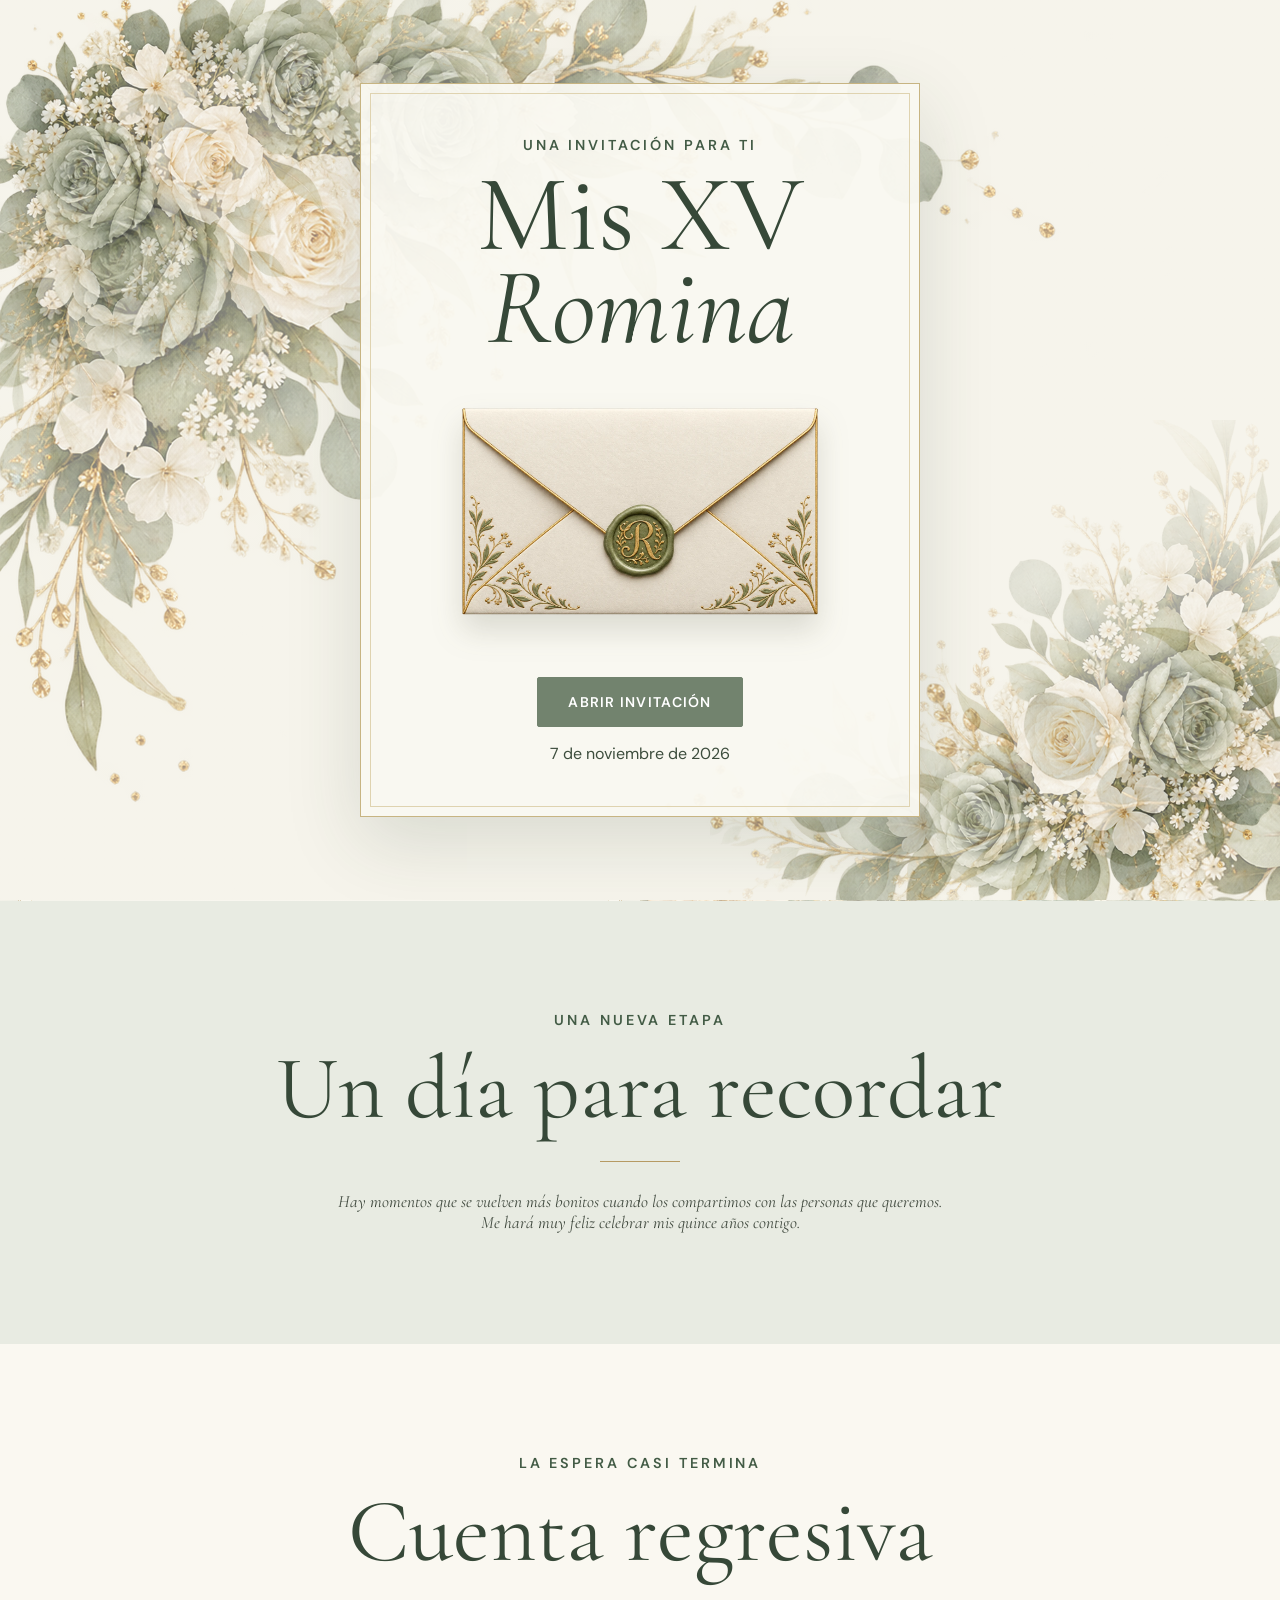
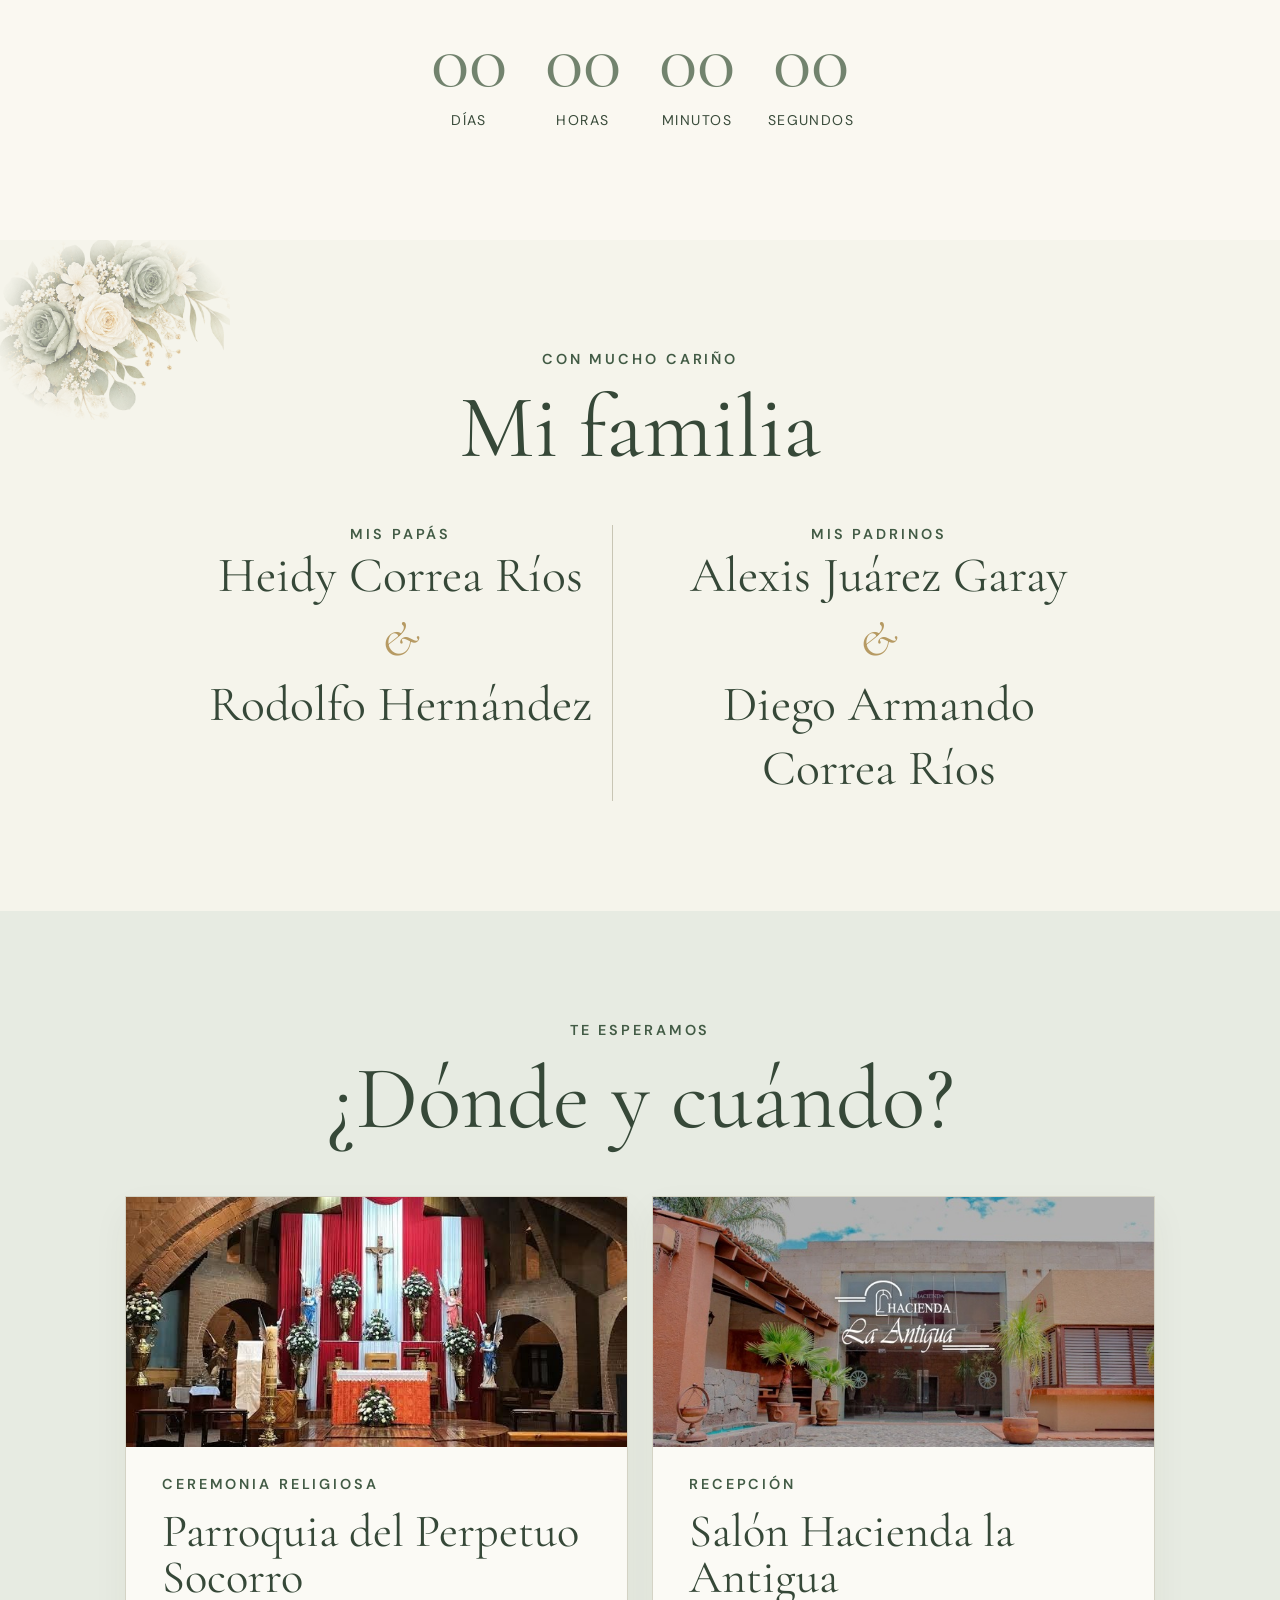
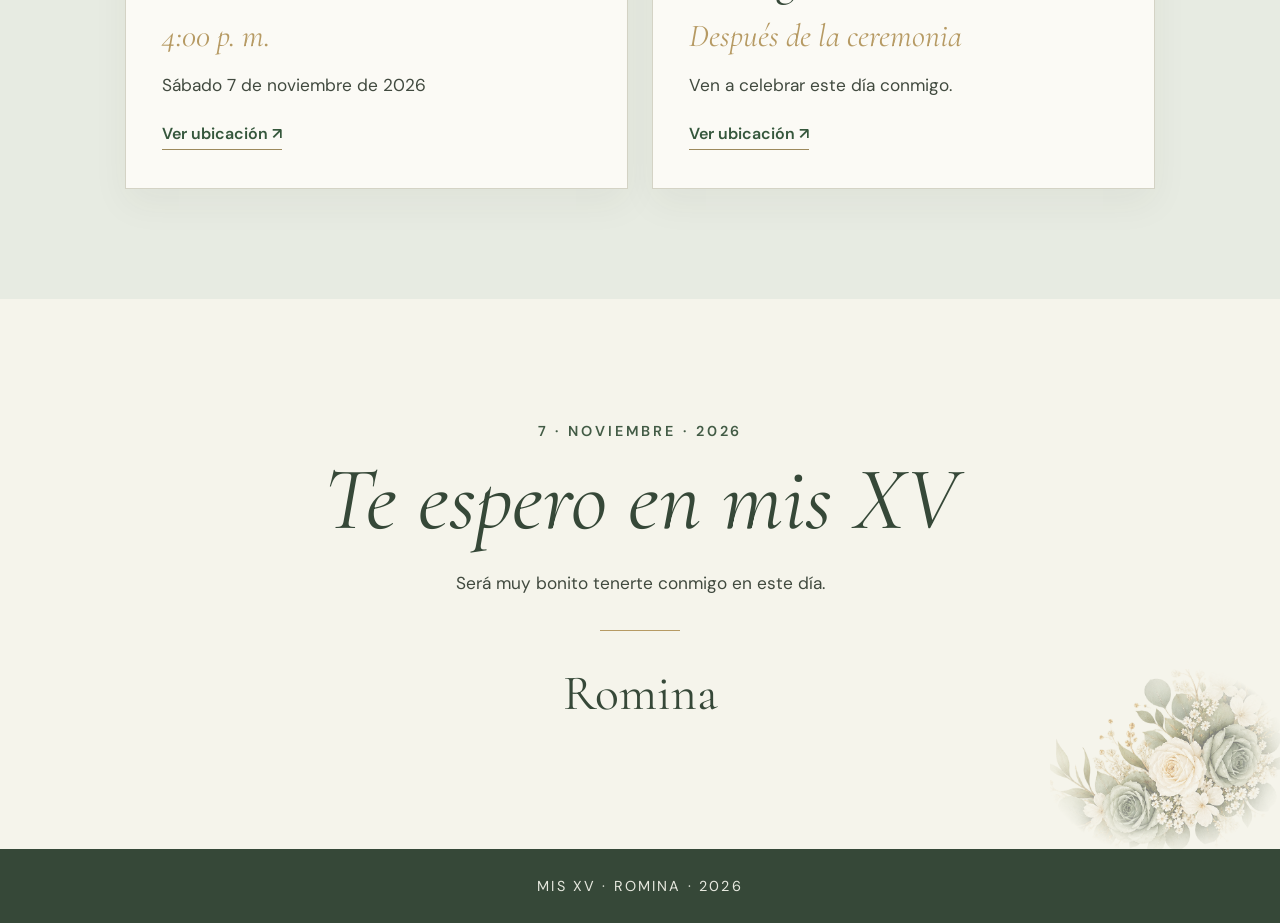
<file: XVRomina/index.html>
<!doctype html>
<html lang="es-MX">
<head>
  <meta charset="utf-8"><meta name="viewport" content="width=device-width,initial-scale=1">
  <meta name="theme-color" content="#73816d">
  <title>Mis XV · Romina</title>
  <meta name="description" content="Acompáñame a celebrar mis XV años el 7 de noviembre de 2026.">
  <link rel="preconnect" href="https://fonts.googleapis.com"><link rel="preconnect" href="https://fonts.gstatic.com" crossorigin>
  <link href="https://fonts.googleapis.com/css2?family=Cormorant+Garamond:ital,wght@0,400;0,500;0,600;1,400;1,500&family=DM+Sans:wght@400;500;600&display=swap" rel="stylesheet">
  <style>
    :root{--sage:#72836e;--dark:#364838;--cream:#faf8f1;--gold:#b69a63;--text:#45453e}*{box-sizing:border-box}html{scroll-behavior:smooth}body{margin:0;background:var(--cream);color:var(--text);font-family:'DM Sans',sans-serif}button,a{font:inherit}button{cursor:pointer}a{color:inherit}.intro{position:fixed;inset:0;z-index:10;background:#f5f2e9 url('assets/floral.png') center/cover no-repeat;display:grid;place-items:center;transition:opacity .8s,visibility .8s}.intro.is-open{opacity:0;visibility:hidden}.envelope-wrap{text-align:center;padding:28px}.eyebrow{font-size:.75rem;letter-spacing:.34em;text-transform:uppercase;color:var(--sage);font-weight:600}.intro h1,.hero h1{font-family:'Cormorant Garamond',serif;font-weight:400;color:var(--dark)}.intro h1{font-size:clamp(4rem,14vw,7.8rem);line-height:.85;margin:20px 0 28px}.intro h1 em,.hero h1 em{font-weight:400}.envelope{width:min(340px,75vw);aspect-ratio:1.42;margin:auto auto 36px;position:relative;background:#e5e3d5;box-shadow:0 26px 55px #39492d38;border:1px solid #b4b5a4;overflow:hidden}.envelope:before{content:'';position:absolute;inset:0;background:linear-gradient(30deg,transparent 49.7%,#c9caba 50%,transparent 50.5%),linear-gradient(150deg,transparent 49.7%,#c9caba 50%,transparent 50.5%)}.envelope:after{content:'R';position:absolute;left:50%;top:48%;transform:translate(-50%,-50%);border:1px solid #a9874d;border-radius:50%;background:#bd9e68;color:white;width:70px;height:70px;display:grid;place-items:center;font:italic 2.8rem 'Cormorant Garamond',serif;box-shadow:0 4px 14px #59492d55}.button{display:inline-flex;align-items:center;justify-content:center;gap:12px;border:1px solid var(--sage);border-radius:2px;background:var(--sage);color:#fff;padding:15px 30px;letter-spacing:.16em;text-transform:uppercase;font-size:.73rem;font-weight:600;text-decoration:none;transition:transform .2s,background .2s}.button:hover{background:var(--dark);transform:translateY(-2px)}.button.secondary{background:transparent;color:var(--dark)}.intro small{display:block;margin-top:16px;color:#71766b}.botanical{background-image:url('assets/floral.png');background-position:center;background-size:cover}.hero{min-height:100svh;display:grid;grid-template-columns:1fr 1fr;background:#f5f4eb}.hero-copy{display:flex;align-items:center;justify-content:center;text-align:center;padding:90px 30px;position:relative}.hero-copy:before{content:'';position:absolute;inset:25px;border:1px solid #c4b792;pointer-events:none}.hero-inner{position:relative;z-index:1;max-width:500px}.hero h1{font-size:clamp(5rem,12vw,9rem);line-height:.82;margin:28px 0}.hero h1 span{display:block;font-size:.44em;letter-spacing:.13em;font-style:italic;margin-bottom:15px}.hero-date{border-top:1px solid var(--gold);border-bottom:1px solid var(--gold);padding:16px;margin:35px auto;max-width:320px;letter-spacing:.24em;font-size:.82rem;color:var(--dark)}.hero-art{background:#e8e9dc url('assets/floral.png') center/cover no-repeat;display:grid;place-items:center;min-height:700px}.hero-art .arch{width:min(70%,440px);aspect-ratio:.76;border-radius:220px 220px 6px 6px;border:1px solid var(--gold);background:#f8f7ee;display:grid;place-items:center;box-shadow:0 20px 45px #3648381e;position:relative}.arch:before{content:'';position:absolute;inset:12px;border:1px solid #c6b68b;border-radius:inherit}.arch span{font:italic clamp(5rem,10vw,9rem) 'Cormorant Garamond',serif;color:var(--sage)}.section{padding:110px 24px;text-align:center;position:relative}.section h2{font:400 clamp(3.4rem,7vw,5.7rem)/.95 'Cormorant Garamond',serif;color:var(--dark);margin:17px 0 26px}.section p{line-height:1.8;max-width:620px;margin:0 auto;color:#696b60}.gold-line{height:1px;width:80px;background:var(--gold);margin:30px auto}.quote{background:#e8ebe2}.quote p{font:italic 400 clamp(2rem,5vw,3.7rem)/1.2 'Cormorant Garamond',serif;color:var(--dark)}.countdown{display:flex;justify-content:center;gap:24px;flex-wrap:wrap;margin-top:38px}.countdown div{min-width:90px}.countdown strong{font:400 clamp(3rem,7vw,5rem) 'Cormorant Garamond',serif;color:var(--sage);display:block}.countdown span{font-size:.7rem;letter-spacing:.25em;text-transform:uppercase}.portrait-section{background:#f7f4ea;display:grid;grid-template-columns:1fr 1fr;align-items:center;gap:clamp(30px,7vw,110px);padding:100px max(24px,8vw)}.portrait-frame{max-width:570px;width:100%;height:min(75vw,650px);min-height:460px;position:relative;margin:auto}.portrait-frame:before{content:'';position:absolute;inset:20px -18px -18px 18px;border:1px solid var(--gold)}.portrait-frame img{width:100%;height:100%;object-fit:cover;object-position:50% 30%;position:relative;filter:saturate(.85)}.portrait-section .copy{text-align:left;max-width:490px}.portrait-section h2{font:400 clamp(3.5rem,7vw,6rem)/.9 'Cormorant Garamond',serif;color:var(--dark);margin:24px 0}.portrait-section .copy p{line-height:1.8}.family{background:#f5f4eb url('assets/floral.png') center/cover no-repeat}.names{font:400 clamp(2rem,4vw,3.1rem) 'Cormorant Garamond',serif;color:var(--dark);line-height:1.3}.names span{color:var(--gold);font-style:italic}.families{display:grid;grid-template-columns:1fr 1fr;gap:55px;max-width:900px;margin:55px auto 0}.families>div:first-child{border-right:1px solid #c8c5b4}.locations{background:#e7ebe2}.cards{display:grid;grid-template-columns:repeat(2,minmax(0,1fr));gap:24px;max-width:1030px;margin:55px auto 0;text-align:left}.card{background:#fbfaf5;padding:48px;min-height:320px;border:1px solid #d4d3c5;box-shadow:0 15px 35px #39432e0d}.card h3{font:400 2.9rem 'Cormorant Garamond',serif;color:var(--dark);margin:15px 0}.card .time{color:var(--gold);font:italic 2rem 'Cormorant Garamond',serif}.card p{margin:15px 0 0}.closing{min-height:550px;display:flex;flex-direction:column;align-items:center;justify-content:center;background:#f5f3e9 url('assets/floral.png') center/cover no-repeat}.closing h2{font-style:italic}.footer{background:var(--dark);color:#e7e9df;text-align:center;padding:28px;font-size:.74rem;letter-spacing:.15em;text-transform:uppercase}.reveal{opacity:0;transform:translateY(20px);transition:opacity .8s,transform .8s}.reveal.visible{opacity:1;transform:none}@media(max-width:750px){.hero{grid-template-columns:1fr}.hero-copy{min-height:650px;padding:90px 30px}.hero-art{min-height:390px}.hero-art .arch{height:330px;width:260px}.portrait-section{grid-template-columns:1fr;padding:75px 25px}.portrait-frame{height:480px;min-height:0;max-width:390px}.portrait-section .copy{text-align:center;margin:auto}.families,.cards{grid-template-columns:1fr}.families>div:first-child{border:0;border-bottom:1px solid #c8c5b4;padding-bottom:34px}.cards{gap:16px}.card{padding:35px;min-height:0}.section{padding:80px 24px}.intro h1{font-size:5rem}}
  </style>
  <style>
    .hero-copy{background:radial-gradient(circle at center,#fffdf8 0%,#faf8f1 68%,#e9eadf 100%)}
    .hero-copy:before{inset:18px;border:3px double #ad925e;box-shadow:inset 0 0 0 10px #faf8f1,inset 0 0 0 11px #d8c9a4,0 8px 32px #4b4e3423}
    .hero-copy:after{content:'✧';position:absolute;left:50%;top:42px;transform:translateX(-50%);color:#ae9058;font:3.2rem 'Cormorant Garamond',serif;letter-spacing:0;pointer-events:none}
    .hero-inner{padding:44px 18px;max-width:560px}
    .hero-inner:before,.hero-inner:after{content:'❧  ✦  ❧';display:block;color:#a88b55;font:2rem 'Cormorant Garamond',serif;letter-spacing:.2em;line-height:1}
    .hero-inner:before{margin-bottom:28px}.hero-inner:after{margin-top:30px}
    .hero h1 span{color:#9e8251}.hero h1{color:#354936;text-shadow:0 2px 1px #fff}
    .hero-date{border-color:#b59761}.hero-inner .gold-line{height:2px;width:105px}
    .rsvp{background:#f9f7ef}.rsvp-card{max-width:630px;margin:40px auto 0;background:#fffdf8;border:1px solid #bbab83;box-shadow:0 14px 38px #30433216;padding:clamp(28px,6vw,60px);text-align:left}
    .rsvp-card label{font-weight:600;font-size:1rem;color:#344a37;display:block;margin-bottom:9px}.rsvp-card input{width:100%;border:1px solid #abae9c;background:#fff;padding:15px 17px;font:1rem 'DM Sans',sans-serif;color:#293c2d;border-radius:2px;margin-bottom:24px}.rsvp-card input:focus{outline:2px solid #9eaf91;outline-offset:2px}.rsvp-card .button{width:100%;min-height:54px}.rsvp-card p{margin:0 0 26px}.rsvp-note{font-size:.9rem!important;margin:16px 0 0!important;color:#556255!important}
    @media(max-width:750px){.hero-copy:before{inset:15px}.hero-copy:after{top:35px}.hero-inner{padding:55px 9px}.hero-inner:before{margin-bottom:14px}.hero-inner:after{margin-top:17px}.hero h1{font-size:clamp(4.5rem,15vw,7.5rem)}.rsvp-card{margin-top:30px}}
  </style>
  <style>
    .intro{transition:opacity 2s ease-in-out,visibility 2s ease-in-out}
    .intro.opening .envelope{animation-duration:2s}
    .intro.opening .envelope-wrap{animation-duration:2.5s;animation-delay:.5s}
    .hero{opacity:0;transform:translateY(18px);transition:opacity 2.7s ease-in-out,transform 3s ease-out}
    body.invitation-open .hero{opacity:1;transform:none}
    @media(prefers-reduced-motion:reduce){.intro,.hero{transition:none}}
  </style>
  <style>
    .portrait-section .copy .gold-line{margin-left:0}
    .family:before{opacity:.23}
    @media(max-width:750px){.portrait-section .copy .gold-line{margin-left:auto;margin-right:auto}.family:before{width:160px;height:130px;opacity:.16}}
  </style>
  <style>
    .intro{background:#f6f4eb;overflow:hidden;transition:opacity 1.25s ease,visibility 1.25s ease}
    .intro:before,.intro:after{content:'';position:absolute;width:min(78vw,570px);height:min(62vw,480px);background:url('assets/floral.png') left top/200% auto no-repeat;pointer-events:none;opacity:.7;-webkit-mask-image:radial-gradient(ellipse at top left,#000 12%,transparent 76%);mask-image:radial-gradient(ellipse at top left,#000 12%,transparent 76%)}
    .intro:before{left:0;top:0}.intro:after{right:0;bottom:0;transform:rotate(180deg)}
    .envelope-wrap{z-index:1;position:relative;background:#faf8f1f0}
    .intro.opening .envelope{animation:envelope-open 1.45s ease-in-out forwards}
    .intro.opening .envelope-wrap{animation:invitation-leave 1.9s ease-in-out .6s forwards}
    @keyframes envelope-open{35%{transform:rotate(-2deg) scale(1.03)}100%{transform:translateY(-24px) scale(1.08);opacity:.15}}
    @keyframes invitation-leave{to{transform:translateY(-40px);opacity:0}}
    .hero{opacity:.4;transform:translateY(45px);transition:opacity 1.4s ease,transform 1.9s cubic-bezier(.2,.7,.2,1)}
    body.invitation-open .hero{opacity:1;transform:none}
    .hero-art{background-color:#e8e9dc;background-image:none;position:relative;overflow:hidden}
    .hero-art:before,.hero-art:after{content:'';position:absolute;width:85%;height:65%;background:url('assets/floral.png') left top/200% auto no-repeat;opacity:.68;pointer-events:none;-webkit-mask-image:radial-gradient(ellipse at top left,#000 8%,transparent 78%);mask-image:radial-gradient(ellipse at top left,#000 8%,transparent 78%)}
    .hero-art:before{left:-2%;top:-2%}.hero-art:after{right:-2%;bottom:-2%;transform:rotate(180deg)}
    .hero-art .arch{z-index:1}
    .family:before,.closing:before,.portrait-frame:before{-webkit-mask-image:radial-gradient(ellipse at center,#000 45%,transparent 77%);mask-image:radial-gradient(ellipse at center,#000 45%,transparent 77%)}
    .portrait-frame:before{inset:-65px;opacity:.72;background-size:cover}
    .portrait-frame{box-shadow:0 22px 50px #3850382c}
    .portrait-frame img{object-position:50% 24%}
    .card{overflow:hidden;padding:0 0 38px}.card-photo{display:block;width:100%;height:250px;object-fit:cover;object-position:center}.card-photo.church{object-position:50% 50%}.card-content{padding:28px 36px 0}.card h3{line-height:1}
    @media(max-width:750px){.card-photo{height:205px}.card-content{padding:26px 29px 0}.portrait-frame:before{inset:-37px}.intro:before,.intro:after{width:75vw;height:40vh}}
    @media(prefers-reduced-motion:reduce){.intro,.hero,.intro.opening .envelope,.intro.opening .envelope-wrap{animation:none;transition:none}}
  </style>
  <style>
    /* Keep flowers on the edges and text on calm, solid surfaces. */
    .eyebrow{font-size:.9rem;letter-spacing:.2em;color:#425b45}
    .button{font-size:.88rem;letter-spacing:.09em}
    .hero-date{font-size:1rem;letter-spacing:.12em}
    .section p,.portrait-section .copy p,.card p,.hero-inner p{font-size:1.08rem;color:#414a3f}
    .countdown span{font-size:.88rem;letter-spacing:.1em;color:#394b3a}
    .footer{font-size:.9rem}.intro small{font-size:1rem;color:#3d4d3d}
    .intro{background-image:linear-gradient(#f5f2e980,#f5f2e980),url('assets/floral.png')}
    .envelope-wrap{background:#faf8f1e8;border:1px solid #d9ceb1;box-shadow:0 14px 40px #30402a19;padding:36px clamp(24px,5vw,70px)}
    .family,.closing{background:#f5f4eb}.family:before,.closing:before{content:'';pointer-events:none;position:absolute;width:230px;height:180px;left:0;top:0;background:url('assets/floral.png') left top/570px auto no-repeat;opacity:.48}.closing:before{left:auto;right:0;top:auto;bottom:0;transform:rotate(180deg)}
    .family>*,.closing>*{position:relative;z-index:1}
    .portrait-section{background:radial-gradient(circle at 23% 47%,#e3e9dc 0,#e3e9dc 23%,#f5f3e9 65%)}
    .portrait-frame{max-width:500px;height:620px;min-height:0;border-radius:46% 46% 6px 6px;padding:13px;background:#f8f6eb;border:2px solid #b8a675;box-shadow:0 22px 50px #38503830;isolation:isolate}
    .portrait-frame:before{content:'';position:absolute;inset:-37px;border:0;background:url('assets/floral.png') center/cover no-repeat;z-index:-1;opacity:.9;pointer-events:none}
    .portrait-frame:after{content:'';position:absolute;inset:20px;border:1px solid #d2c399;border-radius:inherit;pointer-events:none}
    .portrait-frame img{border-radius:46% 46% 2px 2px;object-position:50% 28%;filter:none}
    .map-link{display:inline-flex;margin-top:22px;color:#35573c;border-bottom:1px solid #9c895c;text-decoration:none;font-weight:600;font-size:1rem;padding-bottom:5px}.map-link:hover{color:#8b6d3e}
    .music-control{position:fixed;right:20px;bottom:20px;z-index:5;border:1px solid #dfd6bd;border-radius:50%;height:54px;width:54px;background:#f7f5ed;color:var(--dark);font-size:1.35rem;box-shadow:0 5px 20px #22332233}.music-control[hidden]{display:none}
    @media(max-width:750px){.portrait-frame{height:480px;max-width:350px}.portrait-frame:before{inset:-20px}.envelope-wrap{max-width:90vw}.hero-date{font-size:.9rem}.hero-art{background-size:auto 100%}}
  </style>
  <style>
    /* Mint, ivory and gold illustration replaces Romina's portrait. */
    .intro{background-color:#f7f6ee}
    .envelope-wrap{width:min(560px,94vw);background:rgba(250,249,242,.94);border:1px solid #c7b482;box-shadow:0 24px 70px #30433226;padding:clamp(28px,5vw,52px) clamp(18px,5vw,52px)}
    .envelope-wrap:before{content:'';position:absolute;inset:9px;border:1px solid #dfd3b0;pointer-events:none}
    .intro h1{margin:14px 0 18px;font-size:clamp(3.8rem,12vw,6.8rem)}
    .envelope{display:block;width:min(420px,80vw);height:auto;aspect-ratio:3/2;margin:0 auto 26px;background:none;border:0;box-shadow:none;object-fit:contain;filter:drop-shadow(0 16px 15px #4a49352c)}
    .envelope:before,.envelope:after{content:none}
    .hero-art{background:#faf8ef;position:relative;overflow:hidden;min-height:700px}
    .hero-art:before,.hero-art:after{content:none}
    .hero-art img{width:100%;height:100%;position:absolute;inset:0;object-fit:cover;object-position:center 65%}
    .illustration-title{display:none}
    @media(max-width:750px){
      .hero-art{order:-1;min-height:100svh}
      .hero-art img{object-position:center top}
      .illustration-title{display:block;position:absolute;top:16%;left:7%;right:7%;z-index:1;text-align:center;color:#37533f;text-shadow:0 2px 15px #fffdf8;font:500 clamp(2.4rem,10vw,4.3rem)/.95 'Cormorant Garamond',serif}
      .illustration-title em{display:block;margin-top:.13em;font-size:1.45em;font-weight:400}
      .hero-copy{min-height:600px}
      .envelope-wrap{max-width:94vw}
      .envelope{width:min(360px,77vw)}
    }
  </style>
</head>
<body>
  <div class="intro" id="intro" role="dialog" aria-label="Abrir invitación">
    <div class="envelope-wrap"><div class="eyebrow">Una invitación para ti</div><h1>Mis XV<br><em>Romina</em></h1><img class="envelope" src="assets/sobre-elegante.webp" alt="" aria-hidden="true"><button class="button" id="open">Abrir invitación</button><small>7 de noviembre de 2026</small></div>
  </div>
  <main>
    <section class="hero"><div class="hero-copy"><div class="hero-inner"><div class="eyebrow">Con mucha ilusión</div><h1><span>Mis XV</span>Romina</h1><div class="gold-line"></div><p>Quiero compartir contigo un día muy especial.</p><div class="hero-date">SÁBADO · 7 DE NOVIEMBRE · 2026</div><a class="button secondary" href="#celebracion">Descubre mi invitación ↓</a></div></div><div class="hero-art"><img src="assets/quince-verde.webp" alt="Ilustración de una quinceañera vista de espaldas con vestido verde y flores" fetchpriority="high"><div class="illustration-title" aria-hidden="true">Mis XV<em>Romina</em></div></div></section>
    <section class="section quote reveal" id="celebracion"><div class="eyebrow">Una nueva etapa</div><h2>Un día para recordar</h2><div class="gold-line"></div><p>Hay momentos que se vuelven más bonitos cuando los compartimos con las personas que queremos. Me hará muy feliz celebrar mis quince años contigo.</p></section>
    <section class="section reveal"><div class="eyebrow">La espera casi termina</div><h2>Cuenta regresiva</h2><div class="countdown" id="countdown" aria-label="Tiempo restante"><div><strong id="days">—</strong><span>Días</span></div><div><strong id="hours">—</strong><span>Horas</span></div><div><strong id="minutes">—</strong><span>Minutos</span></div><div><strong id="seconds">—</strong><span>Segundos</span></div></div></section>
    <section class="section family reveal"><div class="eyebrow">Con mucho cariño</div><h2>Mi familia</h2><div class="families"><div><div class="eyebrow">Mis papás</div><div class="names">Heidy Correa Ríos<br><span>&amp;</span><br>Rodolfo Hernández</div></div><div><div class="eyebrow">Mis padrinos</div><div class="names">Alexis Juárez Garay<br><span>&amp;</span><br>Diego Armando Correa Ríos</div></div></div></section>
    <section class="section locations reveal"><div class="eyebrow">Te esperamos</div><h2>¿Dónde y cuándo?</h2><div class="cards"><article class="card"><img class="card-photo church" src="assets/iglesia.jpg" alt="Interior de la Parroquia del Perpetuo Socorro" loading="lazy"><div class="card-content"><div class="eyebrow">Ceremonia religiosa</div><h3>Parroquia del Perpetuo Socorro</h3><div class="time">4:00 p. m.</div><p>Sábado 7 de noviembre de 2026</p><a class="map-link" href="https://maps.app.goo.gl/EUuidxFGTxo86mA46?g_st=ic" target="_blank" rel="noopener noreferrer">Ver ubicación ↗</a></div></article><article class="card"><img class="card-photo" src="assets/salon.jpg" alt="Fachada del Salón Hacienda la Antigua" loading="lazy"><div class="card-content"><div class="eyebrow">Recepción</div><h3>Salón Hacienda la Antigua</h3><div class="time">Después de la ceremonia</div><p>Ven a celebrar este día conmigo.</p><a class="map-link" href="https://maps.app.goo.gl/ghwtLugbPLtpiAuA7?g_st=ic" target="_blank" rel="noopener noreferrer">Ver ubicación ↗</a></div></article></div></section>
    <section class="section closing reveal"><div class="eyebrow">7 · Noviembre · 2026</div><h2>Te espero en mis XV</h2><p>Será muy bonito tenerte conmigo en este día.</p><div class="gold-line"></div><div class="names">Romina</div></section>
  </main><footer class="footer">Mis XV · Romina · 2026</footer><audio id="music" src="assets/musica-romina-nueva.mp3" preload="auto" loop></audio><button id="music-control" class="music-control" aria-label="Pausar música" title="Pausar música" hidden>♫</button>
  <script>
    const intro=document.getElementById('intro');const musicButton=document.getElementById('music-control');const music=document.getElementById('music');music.volume=.55;
    async function startMusic(){try{await music.play();musicButton.hidden=false;musicButton.setAttribute('aria-label','Pausar música');musicButton.title='Pausar música';musicButton.textContent='♫'}catch(e){musicButton.hidden=false;musicButton.setAttribute('aria-label','Reproducir música');musicButton.title='Reproducir música';musicButton.textContent='♪'}}
    musicButton.addEventListener('click',()=>{if(music.paused)startMusic();else{music.pause();musicButton.setAttribute('aria-label','Reproducir música');musicButton.title='Reproducir música';musicButton.textContent='♪'}});
    if('scrollRestoration' in history)history.scrollRestoration='manual';
    document.documentElement.style.overflow='hidden';
    window.scrollTo(0,0);
    window.addEventListener('pageshow',()=>{if(document.getElementById('intro'))window.scrollTo(0,0)});
    document.getElementById('open').addEventListener('click',()=>{
      window.scrollTo(0,0);
      intro.classList.add('opening');
      startMusic();
      setTimeout(()=>{intro.classList.add('is-open');document.body.classList.add('invitation-open')},2000);
      setTimeout(()=>{intro.remove();document.documentElement.style.overflow=''},4300);
    });
    function tick(){const target=new Date('2026-11-07T16:00:00-06:00').getTime();const diff=Math.max(0,target-Date.now());const parts=[Math.floor(diff/86400000),Math.floor(diff/3600000)%24,Math.floor(diff/60000)%60,Math.floor(diff/1000)%60];['days','hours','minutes','seconds'].forEach((id,i)=>document.getElementById(id).textContent=String(parts[i]).padStart(2,'0'))}tick();setInterval(tick,1000);
    const observer=new IntersectionObserver(entries=>entries.forEach(e=>{if(e.isIntersecting){e.target.classList.add('visible');observer.unobserve(e.target)}}),{threshold:.12});document.querySelectorAll('.reveal').forEach(el=>observer.observe(el));
  </script>
</body></html>
</file>
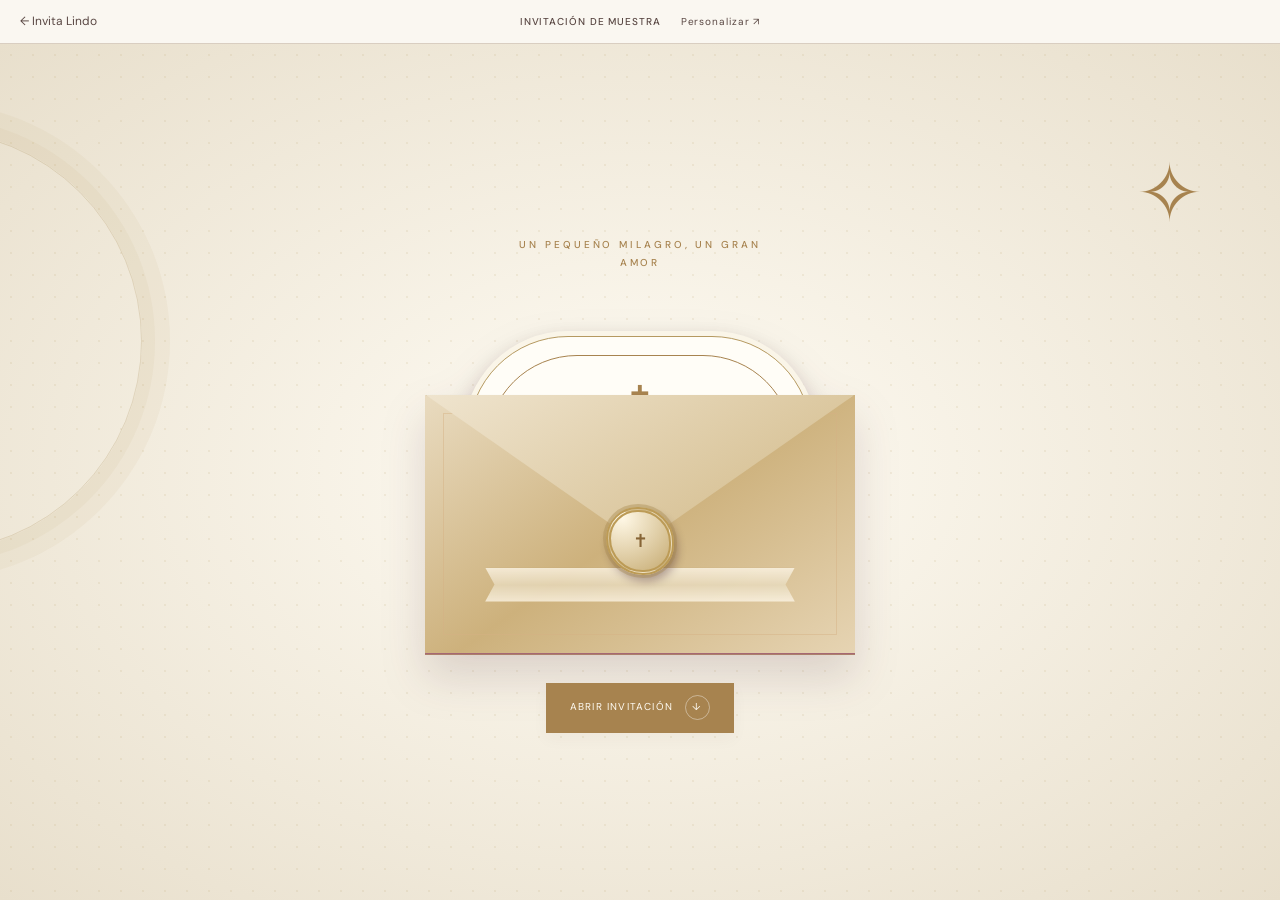
<file: BautizoLuz.html>
<!doctype html>
<html lang="es"><head><meta charset="utf-8"><meta name="viewport" content="width=device-width,initial-scale=1">
<meta name="description" content="Bautizo Luz de Cielo · Santiago. Una invitación interactiva de muestra de Invita Lindo, personalizable para tu evento.">
<meta name="theme-color" content="#e7d7ba">
<title>Bautizo Luz de Cielo · Santiago · Invita Lindo</title><link rel="stylesheet" href="muestras.css?v=arte2"><link rel="stylesheet" href="muestras-artes.css?v=arte2"><script src="muestras.js?v=arte2" defer></script>
</head><body class="baptism" data-date="2027-08-21T12:00:00-06:00" data-model="bautizo-luz" data-title="Bautizo Luz de Cielo · Santiago" data-place="Parroquia de San Agustín, Polanco, CDMX">
<div class="demo-bar"><a class="back" href="/#colecciones">← Invita Lindo</a><b>Invitación de muestra</b><a href="https://wa.me/527291767841?text=Hola%20Invita%20Lindo%2C%20me%20interesa%20personalizar%20la%20invitaci%C3%B3n%20Bautizo%20Luz%20de%20Cielo%20%C2%B7%20Santiago." target="_blank" rel="noopener">Personalizar ↗</a></div>
<section class="opener" id="opener"><p class="overline">Un pequeño milagro, un gran amor</p><div class="envelope"><div class="letter"><div class="line"><div class="cross" aria-hidden="true">✝</div><span class="overline">Mi bautizo</span><p class="script">Santiago</p><img src="muestra-bautizo-bebe.jpg" alt="Bebé de muestra"><p class="date">21 · AGOSTO · 2027</p></div></div><div class="flap"></div><div class="pocket"></div><span class="envelope-band" aria-hidden="true"></span><button class="seal" type="button" data-open aria-label="Abrir el sello del bautizo">✝</button></div><button class="open-action" type="button" data-open>Abrir invitación <span>↓</span></button></section>
<main class="paper" id="invitacion" hidden><nav class="invite-nav" aria-label="Secciones de la invitación"><a href="#inicio">Santiago</a><div class="nav-links"><a href="#evento">El evento</a><a href="#galeria">Fotos</a><a href="#confirmar">Confirmar</a></div></nav>
<section class="section baptism-hero" id="inicio"><div class="cross" aria-hidden="true">✝</div><p class="overline">Con amor y la bendición de Dios</p><h1>Santiago</h1><p class="overline">Mi bautizo · 21 agosto 2027</p><div class="hero-frame"><img src="muestra-bautizo-bebe.jpg" alt="Retrato de bebé de muestra"></div><p class="quote">Una vida pequeñita.<br>Un amor que no tiene medida.</p><div class="star-line" aria-hidden="true">✦ ✧ ✦</div></section>
<section class="count-section" aria-label="Cuenta regresiva"><span class="overline" data-count-label>La cuenta regresiva más bonita</span><div class="countdown"><div><strong data-count>00</strong><small>Días</small></div><div><strong data-count>00</strong><small>Horas</small></div><div><strong data-count>00</strong><small>Minutos</small></div><div><strong data-count>00</strong><small>Segundos</small></div></div></section>
<section class="section story"><div class="art-card"><span class="overline">Un día lleno de luz</span><h2>Las cosas más bonitas<br>se comparten.</h2><p>Con el corazón lleno de alegría, queremos invitarte a celebrar el bautizo de nuestro pequeño Santiago.</p><p>Será un día para agradecer, abrazarnos y rodearlo del amor de nuestra familia y amigos.</p><div class="divider">✦</div><p class="names">Con cariño,<br>Valeria &amp; Daniel</p></div></section>
<section class="section family"><div class="art-card"><span class="overline">Mi familia</span><h2>Mis primeros guías</h2><div class="family-grid"><div><small>Mis papás</small><p class="names">Valeria Mendoza<br>Daniel Torres</p></div><div><small>Mis padrinos</small><p class="names">Mariana López<br>Alejandro Ruiz</p></div></div><p>Gracias por tomar mi mano y acompañarme<br>en este camino de fe y amor.</p></div></section>
<section class="section" id="evento"><span class="overline">Acompáñanos</span><h2>Un encuentro especial</h2><p>Sábado 21 de agosto de 2027</p><div class="events"><article class="event"><img src="muestra-iglesia.jpg" alt="Ambientación de referencia para ceremonia religiosa" loading="lazy"><div class="event-copy"><span class="overline">Ceremonia religiosa</span><h3>Parroquia de San Agustín</h3><time>12:00 h</time><p>Horacio 921, Polanco<br>Ciudad de México</p><a class="btn outline" href="https://www.google.com/maps/search/?api=1&query=Parroquia%20de%20San%20Agust%C3%ADn%20Horacio%20921%20Polanco%20Ciudad%20de%20M%C3%A9xico" target="_blank" rel="noopener">Ver ubicación ↗</a></div></article><article class="event"><img src="muestra-salon.jpg" alt="Ambientación de referencia para comida en familia" loading="lazy"><div class="event-copy"><span class="overline">Comida en familia</span><h3>Hacienda de los Morales</h3><time>14:00 h</time><p>Juan Vázquez de Mella 525<br>Polanco, Ciudad de México</p><a class="btn outline" href="https://www.google.com/maps/search/?api=1&query=Hacienda%20de%20los%20Morales%20Juan%20V%C3%A1zquez%20de%20Mella%20525%20Ciudad%20de%20M%C3%A9xico" target="_blank" rel="noopener">Ver ubicación ↗</a></div></article></div><p class="venue-note">Recintos reales como ejemplo de ubicación · fotografías de ambientación.</p><button class="btn outline" type="button" data-calendar>Guardar fecha de muestra</button></section>
<section class="section"><div class="art-card"><span class="overline">Así será nuestro día</span><h2>Momentos para recordar</h2><div class="timeline"><div><b>12:00</b><small>Bautizo</small></div><div><b>14:00</b><small>Comida</small></div><div><b>16:00</b><small>Pastel &amp; fotos</small></div></div></div></section>
<section class="section story"><div class="art-card"><span class="overline">Código de vestimenta</span><h2>Claro y natural</h2><p>Ropa semiformal en tonos claros.<br>Lo más importante es que vengas a gusto.</p><div class="swatches" aria-label="Paleta de colores"><i style="background:#fffcf4"></i><i style="background:#d9c5a0"></i><i style="background:#b3aa90"></i><i style="background:#d9c6b1"></i></div></div></section>
<section class="section" id="galeria"><span class="overline">Instantes para guardar</span><h2>Pequeños grandes recuerdos</h2><p>Toca una fotografía para verla más grande.</p><div class="gallery"><button type="button" data-photo aria-label="Ampliar fotografía 1"><img src="muestra-bautizo-bebe.jpg" alt="Bebé descansando sobre una manta" loading="lazy"></button><button type="button" data-photo aria-label="Ampliar fotografía 2"><img src="muestra-salon.jpg" alt="Mesa para una celebración de referencia" loading="lazy"></button></div></section>
<section class="section"><div class="art-card"><span class="overline">El regalo más bonito</span><h2>Tu cariño y compañía</h2><p>No hace falta traer nada más que tus ganas de compartir este día con nosotros. Gracias por ser parte de nuestros recuerdos.</p><div class="star-line" aria-hidden="true">✧ ✦ ✧</div></div></section>
<section class="section rsvp" id="confirmar"><div class="rsvp-inner"><span class="overline">Un lugar para ti</span><h2>¿Nos acompañan?</h2><p>Nos dará mucha alegría tenerlos cerca en este día tan especial.</p><form id="rsvp-form"><label for="familia">Tu nombre o el de tu familia</label><input id="familia" name="familia" autocomplete="name" required maxlength="80" placeholder="Familia López"><label for="asistencia">¿Podrán acompañarnos?</label><select id="asistencia" name="asistencia" required><option value="">Selecciona una opción</option><option value="si">¡Sí, ahí estaremos!</option><option value="no">Esta vez no podremos asistir</option></select><label for="personas">Número de personas</label><input id="personas" name="personas" type="number" min="1" max="10" value="2" required><label for="mensaje">Un mensaje bonito (opcional)</label><textarea id="mensaje" name="mensaje" maxlength="500" placeholder="Escribe aquí…"></textarea><button class="btn" type="submit">Probar confirmación</button><p class="hint">Estás explorando una muestra. El formulario no envía mensajes ni guarda datos. En tu invitación se puede conectar a WhatsApp.</p><p class="status" data-rsvp-status role="status" tabindex="-1" hidden></p></form></div></section>
<section class="closing"><div class="script">Con todo nuestro amor,<br>Santiago y familia</div><p>21 · 08 · 2027</p><a href="https://wa.me/527291767841?text=Hola%20Invita%20Lindo%2C%20me%20interesa%20personalizar%20la%20invitaci%C3%B3n%20Bautizo%20Luz%20de%20Cielo." target="_blank" rel="noopener">Quiero este diseño para mi bebé ↗</a></section></main><footer class="sample-footer"><p>Una muestra de <strong>Invita Lindo</strong></p><p>Nombres, fechas y horarios ilustrativos. No es un evento real.</p><p><a href="https://wa.me/527291767841?text=Hola%20Invita%20Lindo%2C%20me%20interesa%20personalizar%20la%20invitaci%C3%B3n%20Bautizo%20Luz%20de%20Cielo." target="_blank" rel="noopener">Quiero una invitación así ↗</a> &nbsp; · &nbsp; <a href="/#colecciones">Ver más diseños</a></p><details><summary>Fotografías y música</summary><p>Fotografía de stock bajo la <a href="https://www.pexels.com/license/" target="_blank" rel="noopener">licencia Pexels</a>. Las imágenes de ambientes no representan los recintos nombrados. Música original creada para estas muestras.</p><ul><li><a href="https://www.pexels.com/photo/a-newborn-baby-lying-in-soft-blankets-18671560/" target="_blank" rel="noopener">Bebé · Pexels</a></li><li><a href="https://www.pexels.com/photo/aisle-inside-a-church-5804254/" target="_blank" rel="noopener">Iglesia · Pexels</a></li><li><a href="https://www.pexels.com/photo/tables-at-banquet-hall-17206146/" target="_blank" rel="noopener">Salón · Pexels</a></li></ul></details></footer>
<div class="floating-controls" data-controls hidden><a href="#inicio" aria-label="Volver al inicio">↑</a><button type="button" data-replay aria-label="Volver a ver la apertura">↻</button><button type="button" class="music" data-music aria-label="Reproducir música" aria-pressed="false">♫</button></div>
<audio id="music" src="muestra-musica-baptism.mp3" loop preload="none"></audio>
<dialog id="photo-dialog" aria-label="Fotografía ampliada"><img alt=""><button type="button" class="close-dialog" data-close-dialog>Cerrar ×</button></dialog>
</body></html>
</file>
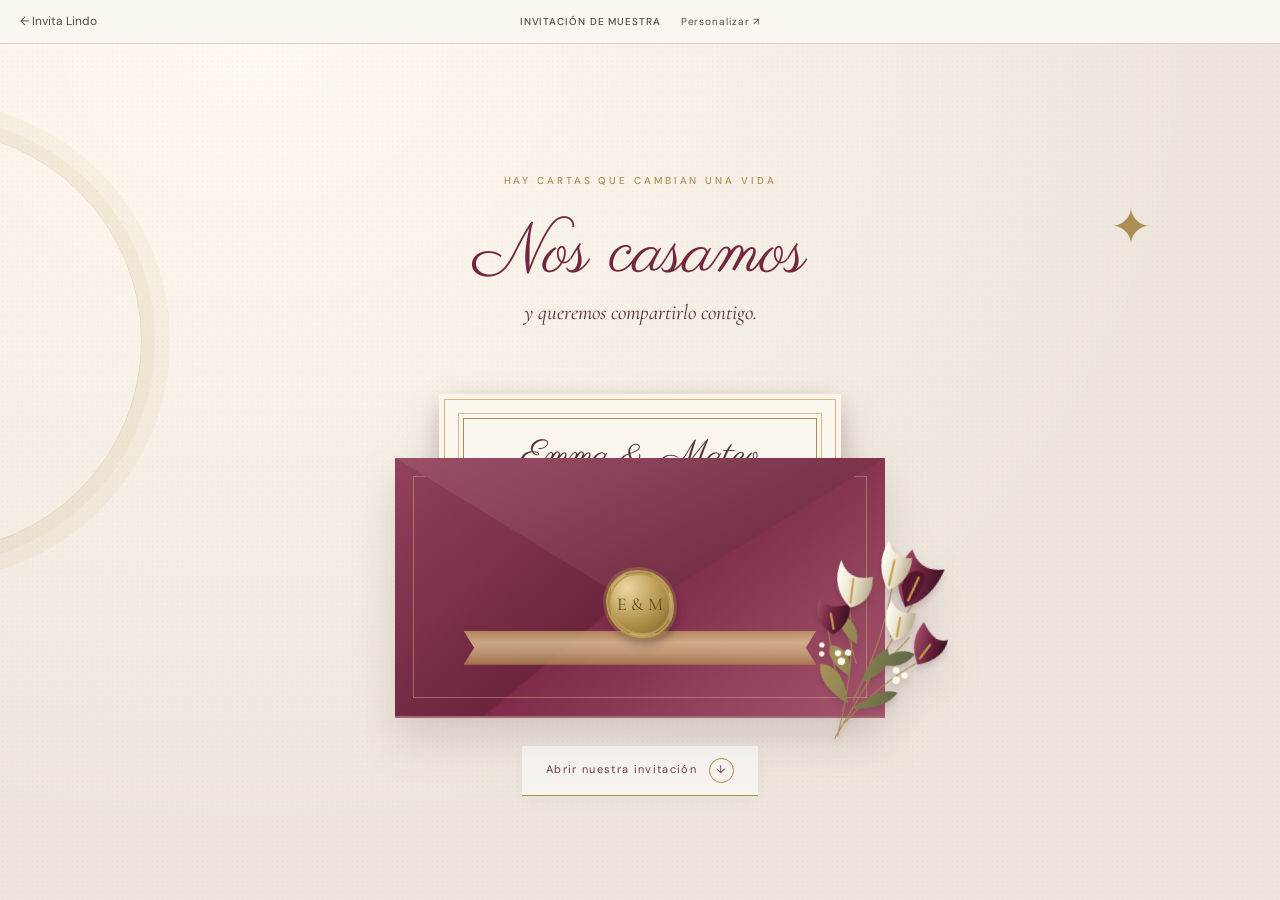
<file: BodaVelvet.html>
<!doctype html>
<html lang="es"><head><meta charset="utf-8"><meta name="viewport" content="width=device-width,initial-scale=1">
<meta name="description" content="Boda Velvet · Emma y Mateo. Una invitación interactiva de muestra de Invita Lindo, personalizable para tu evento.">
<meta name="theme-color" content="#73273f">
<title>Boda Velvet · Emma y Mateo · Invita Lindo</title><link rel="stylesheet" href="muestras.css?v=arte2"><link rel="stylesheet" href="muestras-artes.css?v=arte2"><script src="muestras.js?v=arte2" defer></script>
</head><body class="wedding" data-date="2027-11-20T17:00:00-06:00" data-model="boda-velvet" data-title="Boda Velvet · Emma y Mateo" data-place="Parroquia de San Agustín, Polanco, CDMX">
<div class="demo-bar"><a class="back" href="/#colecciones">← Invita Lindo</a><b>Invitación de muestra</b><a href="https://wa.me/527291767841?text=Hola%20Invita%20Lindo%2C%20me%20interesa%20personalizar%20la%20invitaci%C3%B3n%20Boda%20Velvet%20%C2%B7%20Emma%20y%20Mateo." target="_blank" rel="noopener">Personalizar ↗</a></div>
<section class="opener" id="opener" aria-label="Sobre de la invitación"><p class="overline">Hay cartas que cambian una vida</p><h1>Nos casamos</h1><p class="intro">y queremos compartirlo contigo.</p>
<div class="envelope"><div class="letter"><div class="line"><p class="script">Emma &amp; Mateo</p><img src="muestra-velvet-pareja.jpg" alt="Pareja de novios de muestra"><p class="date">20 · NOVIEMBRE · 2027</p></div></div><div class="flap"></div><div class="pocket"></div><span class="envelope-band" aria-hidden="true"></span><button class="seal" type="button" data-open aria-label="Abrir el sello de la invitación">E &amp; M</button><img class="flower" src="muestra-floral-velvet.svg" alt="" aria-hidden="true"></div>
<p class="open-label"><button type="button" class="open-action" data-open>Abrir nuestra invitación <span>↓</span></button></p></section>
<main class="paper" id="invitacion" hidden><nav class="invite-nav" aria-label="Secciones de la invitación"><a href="#inicio">E &amp; M</a><div class="nav-links"><a href="#evento">El evento</a><a href="#galeria">Fotos</a><a href="#confirmar">Confirmar</a></div></nav>
<section class="section velvet-hero" id="inicio"><span class="overline">Nuestra boda</span><h1>Emma<span>&amp;</span>Mateo</h1><p class="date-line">20 · NOVIEMBRE · 2027</p><div class="hero-frame"><img src="muestra-velvet-pareja.jpg" alt="Fotografía de una pareja de novios para esta muestra"><img class="flower" src="muestra-floral-velvet.svg" alt="" aria-hidden="true"></div><p class="quote">Elegirnos, una y otra vez.<br>Hoy, mañana y siempre.</p><a class="btn outline" href="#evento">Acompáñanos ↓</a></section>
<section class="count-section" aria-label="Cuenta regresiva"><span class="overline" data-count-label>La cuenta regresiva más bonita</span><div class="countdown"><div><strong data-count>00</strong><small>Días</small></div><div><strong data-count>00</strong><small>Horas</small></div><div><strong data-count>00</strong><small>Minutos</small></div><div><strong data-count>00</strong><small>Segundos</small></div></div></section>
<section class="section story"><div class="story-grid"><figure class="polaroid"><img src="muestra-velvet-pareja.jpg" alt="Pareja de novios de muestra" loading="lazy"><figcaption>El comienzo de todo</figcaption></figure><div class="story-text"><span class="overline">Nuestra historia</span><h2>Lo más bonito<br>fue encontrarnos.</h2><p>Entre conversaciones que no queríamos terminar y planes que se fueron haciendo de dos, encontramos nuestro lugar favorito: estar juntos.</p><p>Ahora comienza un nuevo capítulo, y no sería lo mismo sin las personas que queremos.</p></div></div></section>
<section class="section family"><div class="art-card"><span class="overline">Con amor y gratitud</span><h2>Junto a nuestras familias</h2><p>Con la bendición de nuestros padres y la alegría de quienes han acompañado nuestra historia.</p><div class="family-grid"><div><small>Padres de la novia</small><p class="names">Isabel Hernández<br>Roberto Flores</p></div><div><small>Padres del novio</small><p class="names">Elena Martínez<br>Andrés Rivera</p></div></div><div class="divider">✦</div><small class="overline">Nuestros padrinos</small><p class="names">Lucía &amp; Alejandro</p></div></section>
<section class="section" id="evento"><span class="overline">Guarda esta fecha</span><h2>Un día para siempre</h2><p>Sábado 20 de noviembre de 2027</p><div class="events"><article class="event"><img src="muestra-iglesia.jpg" alt="Ambientación de referencia para ceremonia religiosa" loading="lazy"><div class="event-copy"><span class="overline">Ceremonia religiosa</span><h3>Parroquia de San Agustín</h3><time>17:00 h</time><p>Horacio 921, Polanco<br>Ciudad de México</p><a class="btn outline" href="https://www.google.com/maps/search/?api=1&query=Parroquia%20de%20San%20Agust%C3%ADn%20Horacio%20921%20Polanco%20Ciudad%20de%20M%C3%A9xico" target="_blank" rel="noopener">Ver ubicación ↗</a></div></article><article class="event"><img src="muestra-salon.jpg" alt="Ambientación de referencia para recepción" loading="lazy"><div class="event-copy"><span class="overline">Recepción</span><h3>Hacienda de los Morales</h3><time>19:00 h</time><p>Juan Vázquez de Mella 525<br>Polanco, Ciudad de México</p><a class="btn outline" href="https://www.google.com/maps/search/?api=1&query=Hacienda%20de%20los%20Morales%20Juan%20V%C3%A1zquez%20de%20Mella%20525%20Ciudad%20de%20M%C3%A9xico" target="_blank" rel="noopener">Ver ubicación ↗</a></div></article></div><p class="venue-note">Recintos reales como ejemplo de ubicación · fotografías de ambientación.</p><button type="button" class="btn outline" data-calendar>Agregar fecha de muestra al calendario</button></section>
<section class="section"><div class="art-card"><span class="overline">Cada momento cuenta</span><h2>Así celebraremos</h2><div class="timeline"><div><b>17:00</b><small>Ceremonia</small></div><div><b>19:00</b><small>Bienvenida</small></div><div><b>20:00</b><small>Cena &amp; brindis</small></div><div><b>21:30</b><small>¡A bailar!</small></div></div></div></section>
<section class="section dress"><div class="art-card"><div class="divider">✦</div><span class="overline">El toque final</span><h2>Vestimenta formal</h2><p>Traje oscuro y vestido largo.<br>Reservamos el blanco para la novia.</p><div class="swatches" aria-label="Paleta de la celebración"><i style="background:#73273f"></i><i style="background:#b3a074"></i><i style="background:#4b4b3b"></i><i style="background:#d5b8af"></i></div></div></section>
<section class="section" id="galeria"><span class="overline">Instantes para guardar</span><h2>Pequeños grandes recuerdos</h2><p>Toca una fotografía para verla más grande.</p><div class="gallery"><button type="button" data-photo aria-label="Ampliar fotografía 1"><img src="muestra-velvet-pareja.jpg" alt="Retrato de novios de muestra" loading="lazy"></button><button type="button" data-photo aria-label="Ampliar fotografía 2"><img src="muestra-salon.jpg" alt="Ambientación de recepción de referencia" loading="lazy"></button></div></section>
<section class="section family"><div class="art-card"><span class="overline">El mejor regalo</span><h2>Que estés con nosotros</h2><p>Tu compañía es nuestro regalo favorito. Si deseas tener un detalle, tendremos una caja de sobres el día de la celebración.</p><div class="divider">✦</div><p class="quote">Que nunca nos falten<br>motivos para celebrar.</p></div></section>
<section class="section rsvp" id="confirmar"><div class="rsvp-inner"><span class="overline">Un lugar para ti</span><h2>¿Nos acompañas?</h2><p>Nos hará muy felices compartir contigo este día tan especial.</p><form id="rsvp-form"><label for="familia">Tu nombre o el de tu familia</label><input id="familia" name="familia" autocomplete="name" required maxlength="80" placeholder="Familia López"><label for="asistencia">¿Podrán acompañarnos?</label><select id="asistencia" name="asistencia" required><option value="">Selecciona una opción</option><option value="si">¡Sí, ahí estaremos!</option><option value="no">Esta vez no podremos asistir</option></select><label for="personas">Número de personas</label><input id="personas" name="personas" type="number" min="1" max="10" value="2" required><label for="mensaje">Un mensaje bonito (opcional)</label><textarea id="mensaje" name="mensaje" maxlength="500" placeholder="Escribe aquí…"></textarea><button class="btn" type="submit">Probar confirmación</button><p class="hint">Estás explorando una muestra. El formulario no envía mensajes ni guarda datos. En tu invitación se puede conectar a WhatsApp.</p><p class="status" data-rsvp-status role="status" tabindex="-1" hidden></p></form></div></section>
<section class="closing"><div class="script">Con amor,<br>Emma &amp; Mateo</div><p>20 · 11 · 2027</p><a href="https://wa.me/527291767841?text=Hola%20Invita%20Lindo%2C%20me%20interesa%20personalizar%20la%20invitaci%C3%B3n%20Boda%20Velvet." target="_blank" rel="noopener">Personaliza este diseño ↗</a></section></main><footer class="sample-footer"><p>Una muestra de <strong>Invita Lindo</strong></p><p>Nombres, fechas y horarios ilustrativos. No es un evento real.</p><p><a href="https://wa.me/527291767841?text=Hola%20Invita%20Lindo%2C%20me%20interesa%20personalizar%20la%20invitaci%C3%B3n%20Boda%20Velvet." target="_blank" rel="noopener">Quiero una invitación así ↗</a> &nbsp; · &nbsp; <a href="/#colecciones">Ver más diseños</a></p><details><summary>Fotografías y música</summary><p>Fotografía de stock bajo la <a href="https://www.pexels.com/license/" target="_blank" rel="noopener">licencia Pexels</a>. Las imágenes de ambientes no representan los recintos nombrados. Música original creada para estas muestras.</p><ul><li><a href="https://www.pexels.com/photo/bride-and-groom-standing-close-together-and-looking-at-each-other-17542182/" target="_blank" rel="noopener">Novios · Pexels</a></li><li><a href="https://www.pexels.com/photo/tables-at-banquet-hall-17206146/" target="_blank" rel="noopener">Salón · Pexels</a></li><li><a href="https://www.pexels.com/photo/aisle-inside-a-church-5804254/" target="_blank" rel="noopener">Iglesia · Pexels</a></li></ul></details></footer>
<div class="floating-controls" data-controls hidden><a href="#inicio" aria-label="Volver al inicio">↑</a><button type="button" data-replay aria-label="Volver a ver la apertura">↻</button><button type="button" class="music" data-music aria-label="Reproducir música" aria-pressed="false">♫</button></div>
<audio id="music" src="muestra-musica-wedding.mp3" loop preload="none"></audio>
<dialog id="photo-dialog" aria-label="Fotografía ampliada"><img alt=""><button type="button" class="close-dialog" data-close-dialog>Cerrar ×</button></dialog>
</body></html>
</file>
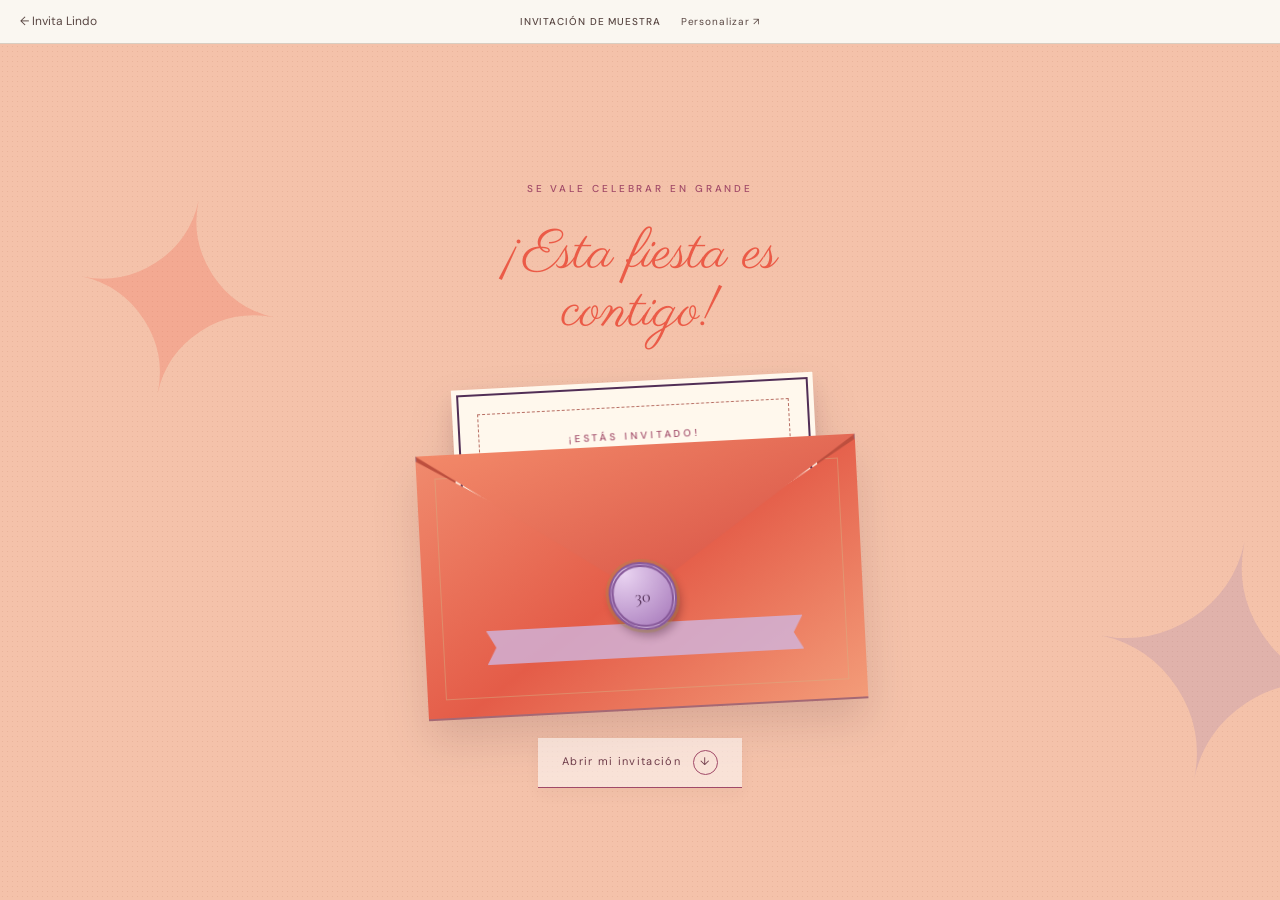
<file: CumpleConfeti.html>
<!doctype html>
<html lang="es"><head><meta charset="utf-8"><meta name="viewport" content="width=device-width,initial-scale=1">
<meta name="description" content="Cumpleaños Confeti · Sofía. Una invitación interactiva de muestra de Invita Lindo, personalizable para tu evento.">
<meta name="theme-color" content="#f6c7ae">
<title>Cumpleaños Confeti · Sofía · Invita Lindo</title><link rel="stylesheet" href="muestras.css?v=arte2"><link rel="stylesheet" href="muestras-artes.css?v=arte2"><script src="muestras.js?v=arte2" defer></script>
</head><body class="birthday" data-date="2027-06-19T18:00:00-06:00" data-model="cumple-confeti" data-title="Cumpleaños Confeti · Sofía" data-place="Hacienda de los Morales, Polanco, CDMX">
<div class="demo-bar"><a class="back" href="/#colecciones">← Invita Lindo</a><b>Invitación de muestra</b><a href="https://wa.me/527291767841?text=Hola%20Invita%20Lindo%2C%20me%20interesa%20personalizar%20la%20invitaci%C3%B3n%20Cumplea%C3%B1os%20Confeti%20%C2%B7%20Sof%C3%ADa." target="_blank" rel="noopener">Personalizar ↗</a></div>
<section class="opener" id="opener"><p class="overline">Se vale celebrar en grande</p><h1>¡Esta fiesta es contigo!</h1><div class="envelope"><div class="letter"><div class="line"><span class="overline">¡Estás invitado!</span><p class="script">Sofía</p><strong class="ticket-number">30</strong><p class="date">SÁBADO 19 JUNIO · 18:00 H</p></div></div><div class="flap"></div><div class="pocket"></div><span class="envelope-band" aria-hidden="true"></span><button class="seal" type="button" data-open aria-label="Abrir el sello de cumpleaños">30</button></div><p class="open-label"><button type="button" class="open-action" data-open>Abrir mi invitación <span>↓</span></button></p></section>
<main class="paper" id="invitacion" hidden><nav class="invite-nav" aria-label="Secciones de la invitación"><a href="#inicio">Sofía · 30</a><div class="nav-links"><a href="#evento">El evento</a><a href="#galeria">Fotos</a><a href="#confirmar">Confirmar</a></div></nav>
<section class="section birthday-hero" id="inicio"><span class="overline">Una vuelta más al sol</span><h1>Treinta<br><em>y tantos sueños</em></h1><p>¡Soy Sofía y quiero celebrar contigo!</p><div class="cake"><img src="muestra-cumple-pastel.jpg" alt="Pastel de cumpleaños con velas y decoración pastel"><div class="badge"><strong>30</strong>de Sofi</div></div><p>19 JUNIO 2027 · 18:00 H</p></section>
<section class="count-section" aria-label="Cuenta regresiva"><span class="overline" data-count-label>La cuenta regresiva más bonita</span><div class="countdown"><div><strong data-count>00</strong><small>Días</small></div><div><strong data-count>00</strong><small>Horas</small></div><div><strong data-count>00</strong><small>Minutos</small></div><div><strong data-count>00</strong><small>Segundos</small></div></div></section>
<section class="section"><div class="art-card"><span class="overline">Mi lista de deseos</span><h2>Reír mucho.<br>Bailar más.<br>Celebrar contigo.</h2><p>Este año no pido tanto: un brindis con mis personas favoritas, música que nos haga cantar y una noche de esas que se quedan en la memoria.</p><p class="quote">Tú trae las ganas,<br>yo pongo la fiesta.</p><a class="btn" href="#confirmar">¡Yo me apunto!</a></div></section>
<section class="section story"><div class="story-grid"><figure class="polaroid"><img src="muestra-cumple-fiesta.jpg" alt="Pastel y decoración de cumpleaños de muestra" loading="lazy"><figcaption>Otro año, más historias</figcaption></figure><div class="story-text"><span class="overline">Una noche para disfrutar</span><h2>Que el mejor plan<br>sea estar juntos.</h2><p>Habrá cena, pastel, un brindis y suficientes canciones para decir «esta es la última» varias veces.</p><p>Me encantará verte ahí.</p></div></div></section>
<section class="section" id="evento"><span class="overline">Aquí nos vemos</span><h2>El lugar de la fiesta</h2><div class="events" style="grid-template-columns:1fr;max-width:420px;margin:auto"><article class="event"><img src="muestra-salon.jpg" alt="Ambientación de referencia para cumpleaños de sofía" loading="lazy"><div class="event-copy"><span class="overline">Cumpleaños de Sofía</span><h3>Hacienda de los Morales</h3><time>18:00 h</time><p>Sábado 19 de junio de 2027<br>Juan Vázquez de Mella 525, Polanco, CDMX</p><a class="btn outline" href="https://www.google.com/maps/search/?api=1&query=Hacienda%20de%20los%20Morales%20Juan%20V%C3%A1zquez%20de%20Mella%20525%20Ciudad%20de%20M%C3%A9xico" target="_blank" rel="noopener">Ver ubicación ↗</a></div></article></div><p class="venue-note">Ubicación de ejemplo · fotografía de ambientación.</p><button class="btn outline" type="button" data-calendar>Guardar fecha de muestra</button></section>
<section class="section"><div class="art-card"><span class="overline">Plan de la noche</span><h2>Ven con ganas</h2><div class="timeline"><div><b>18:00</b><small>Bienvenida</small></div><div><b>19:30</b><small>Cena &amp; pastel</small></div><div><b>21:00</b><small>Pista abierta</small></div></div></div></section>
<section class="section family"><div class="art-card"><span class="overline">Dress code</span><h2>Un toque de color</h2><p>Casual elegante y zapatos cómodos para bailar.<br>Los tonos cálidos van perfecto con la fiesta.</p><div class="swatches" aria-label="Paleta de colores"><i style="background:#eb5b47"></i><i style="background:#f6c7ae"></i><i style="background:#b694c6"></i><i style="background:#d9b954"></i></div><p>Tu presencia es mi mejor regalo. 💛</p></div></section>
<section class="section" id="galeria"><span class="overline">Instantes para guardar</span><h2>Pequeños grandes recuerdos</h2><p>Toca una fotografía para verla más grande.</p><div class="gallery"><button type="button" data-photo aria-label="Ampliar fotografía 1"><img src="muestra-cumple-pastel.jpg" alt="Pastel con velas en tonos pastel" loading="lazy"></button><button type="button" data-photo aria-label="Ampliar fotografía 2"><img src="muestra-cumple-fiesta.jpg" alt="Decoración de cumpleaños de referencia" loading="lazy"></button></div></section>
<section class="section rsvp" id="confirmar"><div class="rsvp-inner"><span class="overline">Un lugar para ti</span><h2>¿Te vienes a celebrar?</h2><p>Confírmame para guardar tu lugar y brindar juntos.</p><form id="rsvp-form"><label for="familia">Tu nombre o el de tu familia</label><input id="familia" name="familia" autocomplete="name" required maxlength="80" placeholder="Familia López"><label for="asistencia">¿Podrán acompañarnos?</label><select id="asistencia" name="asistencia" required><option value="">Selecciona una opción</option><option value="si">¡Sí, ahí estaremos!</option><option value="no">Esta vez no podremos asistir</option></select><label for="personas">Número de personas</label><input id="personas" name="personas" type="number" min="1" max="10" value="2" required><label for="mensaje">Un mensaje bonito (opcional)</label><textarea id="mensaje" name="mensaje" maxlength="500" placeholder="Escribe aquí…"></textarea><button class="btn" type="submit">Probar confirmación</button><p class="hint">Estás explorando una muestra. El formulario no envía mensajes ni guarda datos. En tu invitación se puede conectar a WhatsApp.</p><p class="status" data-rsvp-status role="status" tabindex="-1" hidden></p></form></div></section>
<section class="closing"><div class="script">¡Nos vemos<br>en la pista!</div><p>CON CARIÑO, SOFÍA · 30</p><a href="https://wa.me/527291767841?text=Hola%20Invita%20Lindo%2C%20me%20interesa%20personalizar%20la%20invitaci%C3%B3n%20Cumplea%C3%B1os%20Confeti." target="_blank" rel="noopener">Quiero este diseño para mi fiesta ↗</a></section></main><footer class="sample-footer"><p>Una muestra de <strong>Invita Lindo</strong></p><p>Nombres, fechas y horarios ilustrativos. No es un evento real.</p><p><a href="https://wa.me/527291767841?text=Hola%20Invita%20Lindo%2C%20me%20interesa%20personalizar%20la%20invitaci%C3%B3n%20Cumplea%C3%B1os%20Confeti." target="_blank" rel="noopener">Quiero una invitación así ↗</a> &nbsp; · &nbsp; <a href="/#colecciones">Ver más diseños</a></p><details><summary>Fotografías y música</summary><p>Fotografía de stock bajo la <a href="https://www.pexels.com/license/" target="_blank" rel="noopener">licencia Pexels</a>. Las imágenes de ambientes no representan los recintos nombrados. Música original creada para estas muestras.</p><ul><li><a href="https://www.pexels.com/photo/pink-and-blue-candles-on-white-cake-12065625/" target="_blank" rel="noopener">Pastel · Pexels</a></li><li><a href="https://www.pexels.com/photo/person-lighting-a-candle-on-a-birthday-cake-7600420/" target="_blank" rel="noopener">Cumpleaños · Pexels</a></li><li><a href="https://www.pexels.com/photo/tables-at-banquet-hall-17206146/" target="_blank" rel="noopener">Salón · Pexels</a></li></ul></details></footer>
<div class="floating-controls" data-controls hidden><a href="#inicio" aria-label="Volver al inicio">↑</a><button type="button" data-replay aria-label="Volver a ver la apertura">↻</button><button type="button" class="music" data-music aria-label="Reproducir música" aria-pressed="false">♫</button></div>
<audio id="music" src="muestra-musica-birthday.mp3" loop preload="none"></audio>
<dialog id="photo-dialog" aria-label="Fotografía ampliada"><img alt=""><button type="button" class="close-dialog" data-close-dialog>Cerrar ×</button></dialog>
</body></html>
</file>
<file: styles.css>
:root{--paper:#fcf9f4;--cream:#f5eee5;--peach:#f1b2a4;--coral:#d97c6c;--ink:#322e2d;--wine:#703449;--muted:#847871;--line:#ded5cc;--serif:'Cormorant Garamond',Georgia,serif;--script:'Parisienne',cursive;--sans:'DM Sans',sans-serif}*{box-sizing:border-box}html{scroll-behavior:smooth;scroll-padding-top:100px}body{margin:0;background:var(--paper);color:var(--ink);font-family:var(--sans);font-size:14px;line-height:1.7}button,a,input{-webkit-tap-highlight-color:transparent}button{font:inherit;cursor:pointer}a{color:inherit;text-decoration:none}img{display:block;width:100%;height:100%;object-fit:cover}button:focus-visible,a:focus-visible,summary:focus-visible{outline:3px solid var(--coral);outline-offset:5px}[hidden]{display:none!important}.skip{position:fixed;top:-70px;left:20px;padding:12px 20px;z-index:100;background:var(--ink);color:white}.skip:focus{top:10px}.announcement{height:33px;display:flex;gap:20px;align-items:center;justify-content:center;background:#efb3a5;font-size:10px;letter-spacing:.08em}.announcement span{font-size:16px;color:var(--wine)}.site-header{height:93px;display:flex;align-items:center;justify-content:space-between;padding:0 clamp(24px,5vw,85px);border-bottom:1px solid var(--line);background:#fcf9f4f5;position:sticky;top:0;z-index:50;backdrop-filter:blur(12px)}.brand{display:flex;align-items:center;gap:10px;white-space:nowrap}.brand>span:last-child{font:500 29px/1 var(--serif);letter-spacing:-.04em}.brand em{font-style:italic}.brand small{display:block;margin-top:7px;letter-spacing:.2em;font:7px var(--sans)}.brand-flower{font:33px var(--serif);color:var(--coral)}.site-header nav{display:flex;gap:29px;font-size:11px}.site-header nav a{padding:8px 0;border-bottom:1px solid transparent}.site-header nav a:hover{border-color:var(--coral)}.button{display:inline-flex;align-items:center;justify-content:center;gap:27px;min-height:52px;padding:15px 24px;background:var(--wine);border:1px solid var(--wine);color:var(--paper);font-size:11px;letter-spacing:.05em;transition:background .2s,transform .2s}.button span{font-size:18px;font-weight:400}.button:hover{background:#522235;transform:translateY(-2px)}.button.small{min-height:42px;padding:10px 18px;font-size:10px;gap:17px}.menu-toggle{display:none;border:0;background:none;font-size:25px;color:var(--ink)}.mobile-nav{position:fixed;z-index:49;top:103px;left:0;right:0;background:var(--paper);padding:20px 28px;border-bottom:1px solid var(--line);box-shadow:0 15px 20px #322e2d11}.mobile-nav a{display:block;padding:12px;font-size:14px;border-bottom:1px solid var(--line)}.hero{min-height:730px;display:grid;grid-template-columns:.86fr 1.14fr;align-items:center;padding:55px clamp(24px,6vw,95px) 60px;gap:20px;overflow:hidden;background:radial-gradient(ellipse at 75% 45%,#f6d5c999 0,transparent 58%),var(--paper)}.eyebrow{font-size:9px;letter-spacing:.23em;font-weight:600;color:#9e6e60}.hero h1{font:400 clamp(50px,5.3vw,80px)/.98 var(--serif);letter-spacing:-.045em;margin:25px 0 27px;position:relative;z-index:2}.hero h1 em{font:400 1.12em/.96 var(--script);letter-spacing:-.04em;color:var(--wine);display:inline-block;white-space:nowrap;margin-top:9px}.hero-copy>p{font-size:14px;line-height:1.9;max-width:400px;color:var(--muted);margin:0 0 29px}.hero-caption{font-size:10px;color:var(--muted);margin-top:27px;display:flex;align-items:center;gap:11px;max-width:340px}.tiny-spark{color:var(--coral);font-size:21px}.hero-phones{height:610px;position:relative;display:flex;align-items:center;justify-content:center;isolation:isolate}.halo{position:absolute;width:515px;height:515px;border-radius:50%;background:#f2d6c8;z-index:-2;left:50%;top:50%;transform:translate(-50%,-50%)}.halo-two{width:590px;height:590px;background:none;border:1px solid #cfb3a155;z-index:-3}.hero-spark{position:absolute;z-index:8;line-height:1;color:#bd856b;font-size:55px;animation:sparkle 8s ease-in-out infinite}.spark-one{right:0;top:35px}.spark-two{left:3%;bottom:45px;font-size:42px;animation-delay:2s}.phone-sticker{position:absolute;bottom:5px;right:10px;padding:11px 18px;background:#fffaf2;border:1px solid #d3b994;box-shadow:0 5px 18px #69473718;color:var(--wine);font:24px var(--script);transform:rotate(-8deg);z-index:15}.phone-sticker span{font:16px var(--sans);margin-left:12px}.device{width:244px;height:505px;border-radius:43px;background:linear-gradient(110deg,#999,#eee 15%,#333 17%,#111 80%,#999);padding:4px;position:relative;box-shadow:1px 1px 0 #777,0 20px 30px #302b3a30;flex-shrink:0;text-align:center;isolation:isolate}.device:before{content:'';position:absolute;width:3px;height:27px;background:#777;right:-3px;top:120px;border-radius:0 3px 3px 0}.side-key:before,.side-key:after{content:'';position:absolute;left:-3px;top:108px;width:3px;height:35px;border-radius:3px 0 0 3px;background:#888}.side-key:after{top:153px;height:35px}.device-touch{padding:7px;border:0;background:#161619;width:100%;height:100%;border-radius:40px;position:relative;display:block;overflow:hidden;color:inherit;outline-offset:6px!important}.device-screen{width:100%;height:100%;display:block;position:relative;border-radius:32px;overflow:hidden;background:#f8f0e5;color:#623548}.statusbar{height:37px;display:flex;justify-content:space-between;padding:9px 16px 0;position:relative;z-index:4;color:#252025;font:8px var(--sans);background:#fff5}.statusbar b{font-size:9px}.statusbar>span{font-size:8px;letter-spacing:-1px}.island{position:absolute;top:8px;left:calc(50% - 35px);height:17px;width:70px;background:#141416;border-radius:14px;z-index:5}.island:after{content:'';width:6px;height:6px;background:#282d38;box-shadow:inset 0 0 2px #778291;position:absolute;right:8px;top:5px;border-radius:50%}.screen-content{display:flex;flex-direction:column;align-items:center;padding:18px 17px 24px;position:relative;height:calc(100% - 37px);overflow:hidden;background:radial-gradient(#b79a751a .6px,transparent .6px) 0 0/4px 4px}.screen-kicker{font:6px var(--sans);letter-spacing:.2em;display:block;line-height:1.7}.screen-name{font:37px/1.05 var(--script);display:block;margin:14px 0 9px;color:inherit}.screen-name i{font-weight:400}.velvet .screen-name i{font-family:var(--serif);font-size:18px;display:block;margin:2px}.screen-ornament{color:#ae8b50;font-size:12px;margin:0 0 12px}.screen-photo{display:block;position:relative;width:calc(100% - 12px);height:240px;padding:5px;border:4px double #bb9d65;outline:1px solid #bb9d65;outline-offset:3px;border-radius:100px 100px 0 0;box-shadow:3px 6px 0 #b9a17c22;flex-shrink:0;transform:rotate(-3deg)}.screen-photo img{border-radius:90px 90px 0 0}.screen-date{font:6px var(--sans);letter-spacing:.14em;line-height:1.7;display:block;margin:22px 0 14px}.screen-invite{background:#703449;color:#f8e4c5;padding:8px 14px;font:6px var(--sans);letter-spacing:.09em;border-radius:2px;display:block}.screen-note{font:15px var(--script);display:block;margin-top:17px}.home-indicator{height:3px;width:70px;background:#242227;opacity:.8;border-radius:5px;position:absolute;left:calc(50% - 35px);bottom:7px;z-index:10}.device-glass{position:absolute;inset:5px;pointer-events:none;border-radius:34px;background:linear-gradient(110deg,transparent 20%,#fff2 45%,transparent 70%);z-index:7}.hero-phones .device{position:absolute;animation:levitate 7s ease-in-out infinite}.hero-main{z-index:5;width:263px;height:545px;rotate:3deg;translate:0 -5px}.hero-main .screen-photo{height:240px}.hero-side{width:216px;height:451px;z-index:2;opacity:.95}.side-left{left:-5px;top:78px;rotate:-13deg;animation-delay:-2s!important}.side-right{right:-8px;top:105px;rotate:14deg;animation-delay:-4s!important}.hero-side .screen-name{font-size:33px}.hero-side .screen-content{padding:20px 12px 10px}.hero-side .screen-photo{height:180px}.hero-side .screen-invite{padding:7px 12px}.hero-side .screen-date{margin:20px 0 12px;font-size:5.5px}.hero-side .screen-note{font-size:13px;margin-top:10px}.luz{color:#8e7148;background:#faf6eb}.luz .screen-content{background:radial-gradient(#b79a7533 .8px,transparent .8px) 0 0/15px 15px}.luz .screen-name{font-size:40px;margin-top:20px}.luz .screen-photo{border-radius:50%;width:calc(100% - 16px);height:185px;transform:rotate(4deg);padding:6px;border:5px double #b99b66;outline-offset:5px}.luz .screen-photo img{border-radius:50%}.luz .screen-invite{background:#b39966;color:#fff9e8}.confeti{background:#f5c6ad;color:#5e355c}.confeti .screen-content{background:radial-gradient(#dd8b7622 .6px,transparent .6px) 0 0/7px 7px}.confeti .screen-name{font-size:42px;margin:11px 0 0}.birthday-number{font:500 43px/.9 var(--serif);color:#d75e4a;margin:0 0 14px}.confeti .screen-photo{border-color:#9c7cac;border-radius:100px 100px 4px 4px;outline:0;box-shadow:-5px 6px 0 #b597c9;transform:rotate(4deg);height:188px;background:#fff7e8}.confeti .screen-date{margin:22px 0 12px}.confeti .screen-invite{background:#65375e}.romina{background:#e6eadc;color:#345343}.romina .screen-photo{height:235px;border-color:#b0975e}.romina .screen-photo img{object-position:center 24%}.romina .screen-invite{background:#345343}.romina .screen-name{font-size:45px}.cielito{background:#eaf3f8;color:#315b74}.cielito .screen-photo{border-color:#9fbfd1;background:#f6fbff}.cielito .screen-name{font-size:39px;line-height:.8;margin:17px 0 13px}.cielito .screen-name i{display:block}.cielito .screen-invite{background:#315b74}.promise-strip{min-height:63px;background:#f2e6da;border-top:1px solid #e3d1bf;border-bottom:1px solid #e3d1bf;display:flex;justify-content:center;align-items:center;gap:35px;padding:15px 24px;color:#795f52;font-size:10px;letter-spacing:.03em}.promise-strip i{font-style:normal;color:#b38566;font-size:16px}.section-wrap{padding:95px clamp(24px,6vw,95px)}.section-heading{display:flex;justify-content:space-between;align-items:flex-end;gap:40px;margin-bottom:40px}.section-heading h2,.collection-heading h2,.experience h2,.faq h2,.contact h2{font:400 clamp(40px,4.1vw,64px)/1.02 var(--serif);letter-spacing:-.04em;margin:16px 0}.section-heading h2 em,.collection-heading h2 em,.experience h2 em,.faq h2 em,.contact h2 em{font:400 1.06em var(--script);letter-spacing:-.03em;color:var(--wine)}.section-heading>p{max-width:310px;margin:0 0 8px;color:var(--muted);font-size:12px}.occasion-grid{display:grid;grid-template-columns:repeat(4,1fr);gap:19px}.occasion{border:0;padding:0;background:none;text-align:left;color:var(--ink)}.occasion-photo{height:220px;display:block;overflow:hidden;border-radius:100px 100px 4px 4px;background:#eee}.occasion img{transition:transform .5s}.occasion:hover img{transform:scale(1.05)}.occasion>span:last-child{display:flex;justify-content:space-between;padding:14px 4px 0;font:24px var(--serif)}.occasion i{font:16px var(--sans);font-style:normal;color:var(--coral)}.occasion:nth-child(2) .occasion-photo img{object-position:center 20%}.occasion:nth-child(4) .occasion-photo{border-radius:4px 4px 100px 100px}.collection{background:#fff;border-top:1px solid var(--line);padding-top:80px}.collection-heading{text-align:center;margin:0 auto 36px;max-width:700px}.collection-heading p{font-size:12px;color:var(--muted);margin:20px 0 0;line-height:1.9}.collection-heading h2{font-size:clamp(46px,5vw,72px)}.filters{display:flex;justify-content:center;gap:10px;flex-wrap:wrap;margin:30px 0 10px}.filters button{border:1px solid #e6dcd3;background:transparent;color:#6e625b;padding:9px 19px;border-radius:24px;font-size:10px;transition:background .2s,color .2s}.filters button[aria-pressed=true]{background:var(--wine);border-color:var(--wine);color:white}.filter-status{font-size:9px;color:#9c8e83;text-align:center;margin:16px 0 32px;letter-spacing:.04em}.model-grid{display:grid;grid-template-columns:repeat(3,minmax(0,1fr));gap:45px 25px;align-items:start;max-width:1300px;margin:auto}.model-card{min-width:0;animation:cardAppear .5s ease both}.model-stage{height:595px;background:linear-gradient(#f9eee8,#f7e4da);padding:64px 20px 35px;position:relative;overflow:hidden;display:flex;justify-content:center;border-radius:3px;isolation:isolate}.model-stage:before{content:'';position:absolute;left:50%;bottom:-85px;translate:-50% 0;border-radius:50%;width:400px;height:400px;border:1px solid #c39e7a55;z-index:-1}.model-stage .device{transition:transform .4s;z-index:2;width:240px;height:495px}.model-stage .device:hover{transform:translateY(-7px) rotate(1deg)}.model-stage .screen-content{padding-top:15px}.model-stage .screen-photo{height:215px}.model-stage .luz .screen-photo{height:185px}.model-stage .confeti .screen-photo{height:175px}.model-stage .screen-note{font-size:14px;margin-top:12px}.model-stage .screen-date{margin-top:20px}.model-badge{position:absolute;top:19px;left:19px;padding:6px 10px;background:#fff9;color:#906558;font-size:7px;letter-spacing:.1em;border:1px solid #e3cabe;z-index:3}.stage-name{position:absolute;bottom:5px;font:65px var(--script);color:#b7907c25;white-space:nowrap;z-index:0}.stage-confeti{background:linear-gradient(#f2e6ef,#efd5de)}.stage-luz{background:linear-gradient(#f3eee3,#e8dcc2)}.stage-romina{background:linear-gradient(#eef0e6,#dbe1ce)}.stage-cielito{background:linear-gradient(#eaf4fa,#d5e8f3)}.model-copy{padding:22px 3px 0}.model-type{font-size:8px;text-transform:uppercase;letter-spacing:.12em;color:#a38677}.model-type>span{padding:0 5px}.model-copy h3{font:400 34px/1.1 var(--serif);margin:10px 0 12px;letter-spacing:-.03em}.model-copy>p{font-size:11px;color:var(--muted);max-width:330px;line-height:1.8;min-height:40px;margin:0 0 19px}.model-actions{display:flex;justify-content:space-between;align-items:center;gap:10px;border-top:1px solid var(--line);padding-top:15px}.try-button{padding:0 0 5px;background:none;border:0;border-bottom:1px solid var(--wine);font-size:10px;color:var(--wine);font-weight:500}.try-button span{margin-left:10px;font-size:15px}.model-actions>a{font-size:9px;color:#8d7d73}.model-actions>a:hover{text-decoration:underline}.collection-note{display:flex;gap:20px;justify-content:center;align-items:center;padding:29px 30px;margin:60px auto 0;background:#fcf7ef;border:1px solid #eadfd0;max-width:980px}.collection-note>span{font-size:25px;color:var(--coral)}.collection-note p{font-size:11px;color:var(--muted);max-width:500px;margin:0}.collection-note a{font-size:10px;white-space:nowrap;border-bottom:1px solid #ae8b75;padding:5px 0;color:var(--wine)}.experience{background:#f5ede3;display:grid;grid-template-columns:1fr 1fr;gap:100px}.experience-copy{align-self:center}.experience-copy>p{font-size:13px;color:var(--muted);max-width:370px;margin:25px 0;line-height:1.9}.text-link{font-size:10px;border-bottom:1px solid var(--wine);padding:8px 0;color:var(--wine);display:inline-block}.feature-list article{display:flex;gap:23px;padding:25px 0;border-bottom:1px solid #d8c5b3}.feature-list article:first-child{padding-top:0}.feature-list article>span{width:38px;height:38px;border:1px solid #c8a48b;border-radius:50%;display:grid;place-items:center;font:15px var(--serif);color:#9f765d;flex-shrink:0;margin-top:4px}.feature-list h3{font:400 27px/1.1 var(--serif);margin:0 0 8px}.feature-list p{font-size:11px;color:var(--muted);margin:0;max-width:350px}.process ol{display:grid;grid-template-columns:repeat(3,1fr);list-style:none;gap:50px;margin:60px 0 0;padding:0}.process li{padding:0 20px;text-align:center}.process li>span{font:italic 50px var(--serif);color:#c7a08c;display:block;border-bottom:1px solid var(--line);padding-bottom:14px}.process li h3{font:400 29px var(--serif);margin:20px 0 10px}.process li p{font-size:11px;line-height:1.9;color:var(--muted);max-width:280px;margin:auto}.faq{background:#f3ebe4;display:grid;grid-template-columns:.9fr 1.1fr;gap:100px}.faq h2{font-size:57px}.faq-list details{border-bottom:1px solid #d9c8b9}.faq-list summary{list-style:none;display:flex;justify-content:space-between;align-items:center;gap:20px;padding:22px 0;font-size:12px;cursor:pointer}.faq-list summary::-webkit-details-marker{display:none}.faq-list summary span{font-size:22px;font-weight:400;color:#a47761}.faq-list details[open] summary span{transform:rotate(45deg)}.faq-list details>p{font-size:11px;line-height:1.9;color:var(--muted);margin:0 0 25px;max-width:500px}.contact{margin:65px clamp(24px,6vw,95px);padding:75px 30px;text-align:center;position:relative;border:1px solid #d9b7a2;background:radial-gradient(ellipse at 80% 10%,#fff7ee88,transparent 65%),#edc4b4;overflow:hidden}.contact:before{content:'';position:absolute;inset:12px;border:1px solid #fff8;pointer-events:none}.contact h2{font-size:78px;margin:22px 0}.contact p{font-size:12px;color:#795e51;margin:23px 0 26px}.contact .eyebrow{color:#9a6953}.contact-spark{position:absolute;right:7%;top:20%;font-size:70px;color:#b2866266;rotate:15deg}.contact .button{position:relative}footer{padding:22px clamp(24px,6vw,95px) 45px;display:flex;justify-content:space-between;align-items:center;gap:25px;font-size:9px;color:var(--muted)}footer .brand{color:var(--ink)}footer .brand>span:last-child{font-size:24px}footer p{margin:0}footer>a:last-child{color:var(--wine)}dialog{border:1px solid #d4c5b6;width:min(430px,calc(100vw - 20px));padding:16px 20px 17px;background:var(--paper);color:var(--ink);max-height:calc(100svh - 20px);overflow:auto;border-radius:18px;box-shadow:0 25px 90px #140f1d55}dialog::backdrop{background:#31252ed9;backdrop-filter:blur(7px)}.preview-toolbar{display:flex;align-items:center;justify-content:space-between;padding:0 0 13px}.preview-toolbar small{font:7px var(--sans);letter-spacing:.16em;color:var(--muted);display:block}.preview-toolbar strong{font:27px/1 var(--serif);margin-top:4px;display:block}.close-preview{width:35px;height:35px;border:1px solid var(--line);border-radius:50%;font:25px var(--sans);color:var(--ink);background:#fffc}.preview-device{height:min(75svh,745px);padding:9px 8px;background:#161619;border:3px solid #888;border-radius:43px;position:relative;box-shadow:0 10px 20px #322e2d22}.preview-device iframe{height:100%;width:100%;border:0;border-radius:32px;background:#fff8ec;display:block}.preview-island{position:absolute;top:15px;left:calc(50% - 45px);height:22px;width:90px;border-radius:15px;background:#141416;z-index:5;pointer-events:none}.preview-home{position:absolute;bottom:13px;width:90px;height:4px;border-radius:5px;left:calc(50% - 45px);background:#2228;pointer-events:none}.preview-footer{display:flex;justify-content:space-between;gap:12px;margin:13px 0 0;font-size:8px;color:var(--muted)}.preview-footer a{color:var(--wine);white-space:nowrap;border-bottom:1px solid var(--wine)}body.preview-open{overflow:hidden}
@keyframes levitate{0%,100%{transform:translateY(0)}50%{transform:translateY(-12px)}}@keyframes sparkle{0%,100%{scale:1;opacity:.7}50%{scale:1.15;opacity:1}}@keyframes cardAppear{from{opacity:0;translate:0 15px}to{opacity:1;translate:0 0}}
@media(min-width:1500px){.hero{padding-left:max(95px,calc((100vw - 1420px)/2));padding-right:max(95px,calc((100vw - 1420px)/2));gap:50px}.hero-phones{max-width:740px}.section-wrap{padding-left:max(95px,calc((100vw - 1300px)/2));padding-right:max(95px,calc((100vw - 1300px)/2))}}
@media(max-width:1100px){.site-header nav{gap:18px}.site-header{padding:0 30px}.hero{grid-template-columns:1fr 1fr;padding-left:35px;padding-right:35px}.hero h1{font-size:59px}.hero-phones{scale:.85;transform-origin:center right;margin-left:-55px}.side-left{left:-20px}.side-right{right:-55px}.hero-copy{position:relative;z-index:10}.model-grid{gap:38px 18px}.model-stage{height:530px;padding:60px 8px 20px}.model-stage .device{scale:.87;transform-origin:center top}.experience,.faq{gap:55px}.promise-strip{gap:20px;font-size:9px}.model-copy>p{font-size:10px}.model-actions{flex-direction:column;align-items:flex-start;gap:11px}.collection-note{gap:15px}}
@media(max-width:850px){.site-header nav{display:none}.menu-toggle{display:block}.site-header>.button{margin-left:auto;margin-right:20px}.hero{grid-template-columns:1fr;padding:50px 28px 35px;text-align:center}.hero-copy>p{margin-left:auto;margin-right:auto;max-width:440px}.hero h1{font-size:72px}.hero-caption{justify-content:center;margin:24px auto 0;max-width:380px}.hero-phones{scale:1;margin:25px auto 0;width:600px;max-width:100%;height:585px;transform-origin:center}.side-left{left:0;top:70px}.side-right{right:0;top:95px}.hero-main{width:250px;height:520px}.hero-main .screen-content{padding-top:15px}.halo{width:460px;height:460px}.halo-two{width:540px;height:540px}.phone-sticker{right:10px;bottom:10px}.promise-strip{gap:20px;flex-wrap:wrap;padding:18px 24px}.promise-strip i:nth-of-type(2){display:none}.promise-strip span{min-width:38%;text-align:center}.section-wrap{padding:70px 30px}.section-heading{align-items:flex-start;flex-direction:column;gap:15px}.section-heading>p{max-width:420px}.occasion-grid{gap:15px}.occasion-photo{height:180px}.occasion>span:last-child{font-size:22px}.model-grid{grid-template-columns:repeat(2,minmax(0,1fr));gap:40px 22px}.model-stage{height:570px;padding-top:60px}.model-stage .device{scale:.95}.experience{gap:40px;grid-template-columns:.9fr 1.1fr}.experience h2{font-size:48px}.faq{grid-template-columns:1fr;gap:25px}.faq h2 br{display:none}.faq h2{font-size:50px}.process ol{gap:20px}.process li{padding:0}.process li h3{font-size:25px}.collection-note{flex-wrap:wrap;text-align:center}.contact{margin:40px 30px;padding:65px 25px}.contact h2{font-size:68px}footer{padding:15px 30px 35px;flex-wrap:wrap}footer p{order:4;width:100%}.preview-device{height:73svh}}
@media(max-width:560px){html{scroll-padding-top:87px}.announcement{height:28px;font-size:7px;gap:10px;letter-spacing:.02em}.announcement span{font-size:12px}.site-header{height:75px;padding:0 20px}.brand>span:last-child{font-size:27px}.brand-flower{font-size:30px}.brand small{font-size:6px;letter-spacing:.18em}.site-header>.button{display:none}.mobile-nav{top:75px}.hero{padding:42px 22px 25px}.eyebrow{font-size:8px;letter-spacing:.18em}.hero h1{font-size:54px;margin:22px 0 24px;line-height:1.02}.hero h1 em{font-size:1.05em;white-space:normal}.hero-copy>p{font-size:12px;line-height:1.9;max-width:330px;margin-bottom:24px}.button{font-size:10px;min-height:48px;padding:13px 21px;gap:25px}.hero-caption{font-size:8px;margin-top:20px;gap:8px}.hero-caption .tiny-spark{font-size:17px}.hero-phones{height:470px;width:100%;margin-top:25px;max-width:370px}.hero-main{width:209px;height:434px;border-radius:37px;translate:0 0}.hero-main .device-touch{border-radius:34px;padding:6px}.hero-main .device-screen{border-radius:27px}.hero-main .screen-content{padding:14px 10px 10px}.hero-main .screen-name{font-size:33px;margin-top:8px}.hero-main .screen-photo{height:180px}.hero-main .screen-date{margin-top:20px;font-size:5px}.hero-main .screen-invite{font-size:5px}.hero-main .screen-note{font-size:12px;margin-top:10px}.hero-side{width:174px;height:364px;border-radius:31px}.hero-side .device-touch{padding:5px;border-radius:28px}.hero-side .device-screen{border-radius:23px}.hero-side .statusbar{height:29px;padding:6px 10px;font-size:6px}.hero-side .statusbar b{font-size:7px}.hero-side .statusbar span{font-size:5px}.hero-side .island{width:53px;height:13px;left:calc(50% - 26px);top:7px}.hero-side .island:after{width:4px;height:4px;top:4px}.hero-side .screen-content{height:calc(100% - 29px);padding:14px 9px 6px}.hero-side .screen-kicker{font-size:4px}.hero-side .screen-name{font-size:29px;margin:10px 0}.hero-side .screen-ornament{font-size:9px;margin-bottom:10px}.hero-side .screen-photo{height:138px}.hero-side .screen-date{font-size:4px;margin:17px 0 10px}.hero-side .screen-invite{font-size:4px;padding:6px 9px}.hero-side .screen-note{font-size:10px;margin-top:8px}.hero-side .birthday-number{font-size:30px;margin:0 0 10px}.hero-side .confeti .screen-name{margin-bottom:4px}.side-left{left:-38px;top:42px;rotate:-13deg}.side-right{right:-35px;top:68px;rotate:14deg}.hero .halo{width:310px;height:310px}.hero .halo-two{width:395px;height:395px}.hero-spark{font-size:30px}.spark-one{right:0;top:0}.spark-two{left:-5px;bottom:20px;font-size:30px}.phone-sticker{font-size:21px;bottom:0;right:-7px;padding:7px 13px}.phone-sticker span{font-size:12px;margin-left:4px}.promise-strip{padding:17px 12px;gap:9px;font-size:8px}.promise-strip span{min-width:42%}.promise-strip i{font-size:10px}.section-wrap{padding:60px 20px}.section-heading h2{font-size:43px;line-height:1.05}.section-heading>p{font-size:11px}.occasion-grid{grid-template-columns:repeat(2,1fr);gap:24px 15px}.occasion-photo{height:185px}.occasion>span:last-child{font-size:23px;padding-top:10px}.occasion:nth-child(4) .occasion-photo{border-radius:90px 90px 4px 4px}.collection{padding-top:60px}.collection-heading h2{font-size:49px}.collection-heading p{font-size:11px;max-width:310px;margin-left:auto;margin-right:auto}.collection-heading p br{display:none}.filters{gap:7px;margin:25px -5px 10px}.filters button{font-size:9px;padding:8px 13px}.filter-status{font-size:8px;margin-bottom:26px}.model-grid{grid-template-columns:1fr;gap:38px;max-width:380px;margin:auto}.model-stage{height:590px;padding:62px 15px 30px}.model-stage .device{scale:1;width:244px;height:505px}.model-stage .screen-photo{height:220px}.model-stage .luz .screen-photo{height:190px}.model-stage .confeti .screen-photo{height:180px}.model-badge{font-size:7px;left:17px;top:16px}.model-copy{padding:19px 6px 0}.model-copy h3{font-size:34px}.model-copy>p{font-size:11px;min-height:0;margin-bottom:17px;max-width:none}.model-actions{flex-direction:row;align-items:center;gap:15px;padding-top:14px}.model-actions>a{font-size:9px}.try-button{font-size:10px}.collection-note{margin-top:40px;padding:25px 20px;gap:12px}.collection-note>span{width:100%;line-height:1}.collection-note p{font-size:11px}.collection-note a{margin-top:5px;font-size:10px}.experience{grid-template-columns:1fr;gap:35px}.experience h2{font-size:49px}.experience-copy>p{font-size:12px}.feature-list article{padding:23px 0;gap:17px}.feature-list article:first-child{padding-top:0}.feature-list h3{font-size:27px}.feature-list p{font-size:11px}.process ol{grid-template-columns:1fr;gap:30px;margin-top:35px}.process li{display:grid;grid-template-columns:65px 1fr;text-align:left;column-gap:20px}.process li>span{font-size:48px;grid-row:span 2;align-self:start;border:0;line-height:1;padding:4px 0}.process li h3{font-size:27px;margin:0 0 9px}.process li p{font-size:11px;max-width:none}.faq{gap:20px}.faq h2{font-size:48px}.faq h2 br{display:block}.faq-list summary{font-size:11px;line-height:1.6;padding:20px 0}.faq-list details p{font-size:11px}.contact{margin:35px 14px 30px;padding:60px 24px}.contact h2{font-size:60px}.contact p{font-size:11px}.contact-spark{right:-7px;top:24%;font-size:50px;opacity:.45}.contact .eyebrow{font-size:7px}.contact .button{margin-top:5px}footer{padding:15px 22px 35px;gap:15px;font-size:8px}footer .brand>span:last-child{font-size:24px}footer p{margin-top:0;font-size:9px}.preview-toolbar{padding-bottom:11px}.preview-toolbar strong{font-size:25px}dialog{padding:12px 12px 14px;width:calc(100vw - 14px);max-height:calc(100svh - 14px);border-radius:15px}.preview-device{height:calc(100svh - 130px);border-radius:39px;padding:8px 6px}.preview-device iframe{border-radius:29px}.preview-island{top:13px;width:82px;left:calc(50% - 41px);height:21px}.preview-footer{font-size:7px;gap:7px;margin-top:11px}.preview-home{bottom:12px}}
@media(prefers-reduced-motion:reduce){html{scroll-behavior:auto}*,*:before,*:after{animation:none!important;transition:none!important}}
@media(max-width:560px){.hero{padding-top:30px}.hero h1{font-size:48px;margin:18px 0 20px}.hero-copy>p{font-size:11.5px;line-height:1.8;margin-bottom:20px}.hero-caption{display:none}.hero-phones{margin-top:22px}.hero>.hero-copy>.button{min-height:44px}}

/* Marca oficial, lenguaje para cualquier dispositivo y lectura más clara. */
:root{--muted:#60534d;--coral:#ad5d51;--line:#d3c4b9}
.ui-icon{display:inline-block;width:1em;height:1em;stroke:currentColor;fill:none;stroke-width:1.7;stroke-linecap:round;stroke-linejoin:round;vertical-align:-.12em;flex-shrink:0}.menu-icon{width:25px;height:25px;vertical-align:middle;stroke-width:2}
.brand-logo{display:block;width:112px;height:112px;object-fit:contain;border-radius:50%;flex-shrink:0}.site-header{height:130px}.site-header .brand{height:120px;min-width:125px}.site-header nav{font-size:13px}.button{font-size:13px}.button.small{font-size:12px}.button .ui-icon{font-size:18px}.eyebrow{font-size:11px;color:#855749}.hero h1{font-weight:500}.hero-copy>p{font-size:16px;color:#60534d;max-width:450px}.hero-caption{font-size:12px}.promise-strip{font-size:12px;color:#6e5043}.section-heading>p,.collection-heading p,.experience-copy>p{font-size:15px;color:#60534d}.section-heading h2,.collection-heading h2,.experience h2,.faq h2,.contact h2{font-weight:500}.filters button{font-size:13px;border-color:#d1bfb2;color:#604e44}.filter-status{font-size:12px;color:#756052}.model-badge{font-size:10px;font-weight:600;color:#754c40;background:#fffaf3e8;border-color:#d4b5a4}.model-type{font-size:11px;color:#785344;letter-spacing:.06em}.model-copy h3{font-weight:500}.model-copy>p{font-size:14px;color:#60534d}.try-button{font-size:14px;font-weight:600}.model-actions>a{font-size:12px;color:#775447}.collection-note p{font-size:14px;color:#60534d}.collection-note a{font-size:13px}.feature-list p,.process li p{font-size:14px;color:#60534d}.feature-list h3,.process li h3{font-weight:500}.text-link{font-size:13px}.faq-list summary{font-size:15px;font-weight:500}.faq-list details>p{font-size:14px;color:#60534d}.contact p{font-size:15px;color:#66463c}.announcement{font-size:11px;color:#5d3b33}footer{font-size:12px;color:#60534d}footer .brand-logo{width:120px;height:120px}.preview-toolbar small{font-size:10px}.preview-toolbar strong{font-weight:500}.preview-footer{font-size:11px;color:#60534d}.close-preview{color:#4c3233;border-color:#bea99a}.try-button,.model-actions>a{min-height:35px;display:inline-flex;align-items:center;gap:6px}
@media(max-width:1100px){.model-actions{align-items:flex-start}.hero h1{font-size:57px}.model-copy>p{font-size:14px}.promise-strip{font-size:11px}}
@media(max-width:850px){.section-heading>p{font-size:14px}.hero h1{font-size:65px}.site-header>.button{margin-right:18px}.model-actions{flex-direction:row;align-items:center}.collection-note p{font-size:14px}.process li p{font-size:14px}}
@media(max-width:560px){html{scroll-padding-top:117px}.site-header{height:112px;padding:0 20px}.site-header .brand{height:108px;min-width:105px}.brand-logo{width:102px;height:102px}.announcement{font-size:8px;height:28px;padding:0 10px}.hero{padding-top:30px}.hero h1{font-size:48px}.hero-copy>p{font-size:14px;line-height:1.85;max-width:340px}.hero .button{font-size:13px}.eyebrow{font-size:10px;letter-spacing:.13em}.promise-strip{font-size:10px}.section-heading>p,.collection-heading p,.experience-copy>p{font-size:14px;line-height:1.9}.filters button{font-size:12px;padding:9px 14px}.filter-status{font-size:12px}.model-type{font-size:10px}.model-badge{font-size:9px}.model-copy>p{font-size:14px;line-height:1.8;min-height:0}.model-actions{flex-direction:row;align-items:center;gap:10px}.try-button{font-size:13px}.model-actions>a{font-size:11px}.collection-note p{font-size:14px}.collection-note a{font-size:13px}.feature-list p,.process li p{font-size:14px;line-height:1.8}.text-link{font-size:13px}.faq-list summary{font-size:14px}.faq-list details p{font-size:14px}.contact p{font-size:14px}.contact .eyebrow{font-size:9px}.contact .button{font-size:13px}footer{font-size:11px}footer p{font-size:12px}.preview-footer{font-size:10px;line-height:1.4;flex-wrap:wrap}.preview-device{height:calc(100svh - 150px)}.preview-toolbar small{font-size:9px}.preview-toolbar strong{font-size:25px}.button.small{font-size:12px}}

/* Una sola acción por diseño y navegación directa a la categoría elegida. */
.model-actions{justify-content:flex-start}.model-actions .try-button{font-size:15px}.device-touch{cursor:pointer}.phone-sticker:hover{background:#f5e6dc}.phone-sticker:focus-visible{outline:3px solid var(--wine)}

/* Catálogo: una invitación a descubrir, con presencia y una sola acción. */
.model-actions .try-button{display:inline-flex;align-items:center;justify-content:center;gap:20px;padding:15px 23px;border:1px solid var(--wine);border-radius:3px;background:var(--wine);color:#fff9f4;font-size:14px;font-weight:500;line-height:1.5;box-shadow:0 5px 15px #70344916;transition:background .2s,transform .2s}.model-actions .try-button:hover{background:#522235;transform:translateY(-2px)}.model-actions .try-button span{color:inherit}.model-actions .try-button .ui-icon{width:19px;height:19px}
.premium{background:radial-gradient(ellipse at 90% 20%,#efc9bf55,transparent 60%),#f5ece4;display:grid;grid-template-columns:1fr 1fr;gap:70px;align-items:center;border-block:1px solid #e3d1c0}.premium-label{display:inline-block;border:1px solid #bfa17b;padding:6px 12px;font-size:10px;font-weight:600;letter-spacing:.17em;color:var(--wine)}.premium h2{font:500 clamp(40px,4.3vw,64px)/1.05 var(--serif);letter-spacing:-.035em;margin:25px 0}.premium h2 em{font:400 1.05em var(--script);color:var(--wine)}.premium-copy>p{font-size:15px;line-height:1.85;color:var(--muted);max-width:450px}.premium-features{list-style:none;padding:0;margin:28px 0 32px}.premium-features li{display:flex;gap:16px;margin:22px 0}.premium-features li>span{width:31px;height:31px;flex-shrink:0;display:grid;place-items:center;border:1px solid #c3a387;border-radius:50%;font:17px var(--serif);color:#9c6d58}.premium-features h3{font:600 25px/1.1 var(--serif);margin:0 0 6px}.premium-features p{font-size:13px;line-height:1.7;color:var(--muted);margin:0;max-width:370px}.premium-cta{font-size:13px;gap:18px}.premium-copy .premium-note{font-size:12px;margin:12px 0 0}.premium-preview{background:#fffdf9;padding:30px;border:1px solid #dac3a6;border-radius:12px;box-shadow:0 20px 50px #77574012;transform:rotate(1deg)}.premium-panel-top{display:flex;align-items:center;justify-content:space-between;color:#986d51;font-size:9px;letter-spacing:.15em}.premium-spark{font-size:25px;color:#bd9469}.premium-preview>h3{font:500 37px/1.15 var(--serif);margin:16px 0 5px}.premium-example{font-size:11px;color:#796a5f;margin:0 0 24px}.premium-stats{display:grid;grid-template-columns:repeat(3,1fr);gap:10px}.premium-stats div{padding:16px 5px;background:#eff3eb;border-radius:5px;text-align:center}.premium-stats div:nth-child(2){background:#f8e9e5}.premium-stats div:nth-child(3){background:#f5efdf}.premium-stats strong{font:500 37px/1 var(--serif);display:block}.premium-stats span{font-size:10px;display:block;margin-top:8px;color:#5e544e}.premium-progress{display:flex;height:6px;overflow:hidden;border-radius:5px;margin-top:22px}.premium-progress i:nth-child(1){width:70%;background:#8c9e7f}.premium-progress i:nth-child(2){width:10%;background:#c48176}.premium-progress i:nth-child(3){width:20%;background:#c5aa70}.premium-total{font-size:11px;color:#796a5f;margin:7px 0 14px}.premium-list>div{display:flex;gap:10px;justify-content:space-between;align-items:center;padding:15px 0;border-bottom:1px solid #ece2d8}.premium-list b{font-size:12px;font-weight:500}.premium-list small{display:block;font-size:10px;color:#796a5f;margin-top:3px}.premium-list em{font:10px var(--sans);font-style:normal;padding:5px 8px;border-radius:15px;white-space:nowrap}.rsvp-yes{background:#edf2e9;color:#465d39}.rsvp-no{background:#faebe7;color:#965a4f}.rsvp-wait{background:#f6f0df;color:#806728}.premium-pass{margin-top:25px;padding:21px 14px;text-align:center;border:1px solid #c9ae88;outline:1px solid #e8daca;outline-offset:-5px;background:#faf4eb}.premium-pass>span{font-size:8px;letter-spacing:.2em;color:#936f49}.premium-pass strong{display:block;font:31px var(--script);color:var(--wine);margin:8px 0}.premium-pass p{font-size:10px;color:#796a5f;margin:0}
@media(max-width:850px){.premium{grid-template-columns:1fr;gap:36px}.premium-preview{max-width:520px;width:100%;margin:auto}.premium-copy>p{max-width:100%}.premium-features p{max-width:100%}}
@media(max-width:560px){.premium{padding:65px 24px}.premium h2{font-size:42px}.premium-preview{padding:22px 18px;transform:none}.premium-preview>h3{font-size:33px}.premium-stats{gap:7px}.premium-stats span{font-size:10px}.premium-features h3{font-size:26px}.model-actions .try-button{width:100%;font-size:14px;padding:16px 18px}.premium-cta{width:100%}.premium-copy>p{font-size:14px}}

/* Premium visible desde la portada, también sin abrir el menú del celular. */
.premium-announcement{background:#703449;color:#fff8eb;font-size:11px;letter-spacing:.025em;min-height:36px;padding:6px 15px;height:auto;gap:12px;text-align:center}.premium-announcement span{color:#e7c797}.site-header nav .nav-premium{background:#703449;color:#fff8eb;padding:7px 14px;border-radius:30px;border:1px solid #703449;align-self:center;font-weight:600}.nav-premium span{color:#e7c797;margin-left:6px}.header-premium{display:none}.hero-premium{display:flex;align-items:center;gap:14px;max-width:365px;margin-top:22px;padding:15px 17px;border:1px solid #c2a06f;border-radius:5px;background:linear-gradient(115deg,#fff7e8,#f3dfc6);text-align:left;color:#703449;box-shadow:0 6px 18px #8b613515}.hero-premium-star{font-size:30px;color:#a6783e}.hero-premium strong{font:600 25px/1.15 var(--serif);display:block}.hero-premium small{font-size:11px;color:#665143;display:block;margin-top:4px;line-height:1.6}.hero-premium-arrow{margin-left:auto;font-size:23px}.hero-premium:hover{border-color:#703449;background:#f1ddc7}.premium{background:radial-gradient(ellipse at 95% 0,#a56e5350,transparent 65%),#522536;border-color:#733d50;position:relative}.premium-label{font:400 26px/1.2 var(--serif);border:0;padding:0;color:#f2d4a6;letter-spacing:0}.premium-label>span{font-size:32px;margin-right:7px}.premium-label strong{display:block;font:500 clamp(54px,6vw,84px)/1 var(--serif);letter-spacing:-.025em;margin:7px 0 0;color:#f7deb0}.premium h2{color:#fff8ef;margin-top:28px}.premium h2 em{color:#f4c6b4}.premium-copy>p,.premium-features p{color:#ead9d9}.premium-features h3{color:#fff9f1}.premium-features li>span{color:#f0cc9d;border-color:#bd916c}.premium-cta{background:#f4dbad;color:#522536;border-color:#f4dbad;font-weight:600}.premium-cta:hover{background:#fff0d6;color:#522536}.premium-copy .premium-note{color:#e0c6c9}.premium-preview{color:#322e2d}
@media(max-width:850px){.header-premium{display:inline-flex;align-items:center;gap:8px;padding:8px 15px;background:#703449;color:#fff8eb;border:1px solid #c2a06f;border-radius:24px;font-size:12px;font-weight:600;margin-left:auto;margin-right:16px}.header-premium span{color:#e7c797}.site-header>.button{display:none}.hero-premium{margin:22px auto 0}.mobile-nav .nav-premium{background:#703449;color:#fff8eb;padding:12px 16px;border-radius:4px;margin:6px 0}}
@media(max-width:560px){.premium-announcement{font-size:10px;line-height:1.5;min-height:39px;gap:8px}.header-premium{padding:8px 13px;font-size:12px;margin-right:12px}.hero-premium{max-width:335px}.hero-premium strong{font-size:26px}.hero-premium small{font-size:11px}.premium-label{font-size:24px}.premium-label strong{font-size:67px}.premium h2{font-size:40px}.premium-preview{margin-top:5px}}

/* Marca horizontal y encabezado compacto. */
html{scroll-padding-top:102px}.site-header{height:94px;gap:18px}.site-header .brand{height:auto;min-width:0;gap:10px}.site-header .brand-logo{width:66px;height:66px}.site-header .brand .brand-wordmark{display:block;font:400 35px/1.1 var(--script);letter-spacing:-.035em;color:#a54b65;white-space:nowrap}.site-header .brand .brand-wordmark>span{display:block}.site-header .brand .brand-wordmark small{font:500 8px/1.2 var(--sans);letter-spacing:.17em;margin-top:5px;color:#805e38}.site-header .brand:hover .brand-wordmark{color:#703449}.site-header nav{gap:23px}.site-header .button.small{white-space:nowrap}.mobile-nav{top:94px}
@media(max-width:1100px){.site-header nav{gap:16px}.site-header .brand .brand-wordmark{font-size:31px}.site-header .brand-logo{width:60px;height:60px}.site-header{gap:12px}}
@media(max-width:850px){.site-header{height:86px}.site-header .brand .brand-wordmark{font-size:32px}.header-premium{margin-left:auto;margin-right:0;flex-shrink:0}.menu-toggle{flex-shrink:0;padding:4px}.mobile-nav{top:86px}}
@media(max-width:560px){html{scroll-padding-top:90px}.site-header{height:82px;padding:0 16px;gap:10px}.site-header .brand{height:auto;min-width:0;gap:6px}.site-header .brand-logo{width:48px;height:48px}.site-header .brand .brand-wordmark{font-size:28px}.site-header .brand .brand-wordmark small{font-size:6px;letter-spacing:.11em;margin-top:4px}.header-premium{font-size:11px;padding:7px 10px;gap:5px}.menu-icon{width:23px;height:23px}.mobile-nav{top:82px}}
@media(max-width:360px){.site-header{padding:0 12px;gap:7px}.site-header .brand-logo{width:40px;height:40px}.site-header .brand .brand-wordmark{font-size:25px}.header-premium{padding:7px 8px}.site-header .brand .brand-wordmark small{font-size:5.5px}}
</file>
<file: muestras.css>
@import url('https://fonts.googleapis.com/css2?family=Cormorant+Garamond:ital,wght@0,400;0,500;0,600;1,400;1,500&family=DM+Sans:wght@400;500;600;700&family=Parisienne&display=swap');
:root{--paper:#fbf7ef;--ink:#55313b;--accent:#73273f;--gold:#ac8e55;--line:#d7c5b2;--muted:#7f6d6b;--serif:'Cormorant Garamond',Georgia,serif;--script:'Parisienne',cursive;--sans:'DM Sans',sans-serif}*{box-sizing:border-box}html{scroll-behavior:smooth;scroll-padding-top:70px}body{margin:0;background:#e8e1d8;color:var(--ink);font-family:var(--sans);font-size:15px;line-height:1.8}button,input,select,textarea{font:inherit}button,a{-webkit-tap-highlight-color:transparent}button{cursor:pointer}a{color:inherit}img{display:block;width:100%;object-fit:cover}button:focus-visible,a:focus-visible,input:focus-visible,select:focus-visible,textarea:focus-visible{outline:3px solid var(--gold);outline-offset:5px}[hidden]{display:none!important}.demo-bar{position:relative;z-index:30;min-height:44px;padding:10px 16px;background:#faf7f1;color:#594743;display:flex;justify-content:center;gap:20px;align-items:center;font-size:10px;letter-spacing:.09em;border-bottom:1px solid #d9cec1}.demo-bar a{text-decoration:none}.demo-bar b{font-weight:500;text-transform:uppercase}.demo-bar .back{position:absolute;left:20px;font-size:12px;letter-spacing:0}.opener{min-height:calc(100svh - 44px);display:flex;flex-direction:column;align-items:center;justify-content:center;text-align:center;padding:46px 20px 32px;background:radial-gradient(ellipse at 20% 0,#fff9ee,transparent 65%),#eee6dc;overflow:hidden;transition:opacity .8s,transform .8s}.opener .overline{margin-bottom:28px}.overline{font-size:10px;letter-spacing:.29em;text-transform:uppercase;font-weight:500;color:var(--gold)}.opener h1{font:400 clamp(40px,8vw,64px)/1.05 var(--serif);margin:0 0 8px}.opener .intro{font:italic 21px var(--serif);margin:0 0 28px}.envelope{width:min(100%,490px);height:390px;position:relative;margin:8px auto 28px;perspective:1000px}.envelope .letter{position:absolute;left:9%;right:9%;top:0;height:355px;background:var(--paper);border:1px solid #d4b888;box-shadow:0 4px 25px #3c122331;padding:25px 20px;transition:transform 1s .1s;z-index:2}.letter .line{border:1px solid #d4b888;height:100%;padding:15px}.letter .script{font:37px var(--script);margin:0 0 10px}.letter img{height:160px;width:75%;margin:auto;filter:sepia(.15);border:5px solid #fff}.letter .date{font-size:10px;letter-spacing:.2em;margin-top:13px}.envelope .pocket{position:absolute;bottom:0;width:100%;height:225px;background:linear-gradient(130deg,#8b3553,#5c1931);box-shadow:0 20px 38px #3510233d;z-index:4;clip-path:polygon(0 0,50% 36%,100% 0,100% 100%,0 100%)}.envelope .pocket:after{content:'';position:absolute;inset:20px;border:1px solid #bd986477}.envelope .flap{position:absolute;top:165px;width:100%;height:155px;background:linear-gradient(160deg,#923a58,#60172f);clip-path:polygon(0 0,100% 0,50% 100%);z-index:5;transform-origin:top;transition:transform 1s}.seal{position:absolute;z-index:6;bottom:75px;left:calc(50% - 34px);width:68px;height:68px;border-radius:47% 53% 45% 55%;border:4px double #bc9b56;background:radial-gradient(circle at 28% 22%,#ead5a0,#b0914a 60%,#806329);color:#5d471d;box-shadow:2px 4px 8px #26061855;display:grid;place-items:center;font:21px var(--serif);transition:opacity .4s,transform .5s}.envelope .flower{position:absolute;width:155px;height:230px;right:-40px;bottom:5px;z-index:7;pointer-events:none;transform:rotate(15deg)}.opening .seal{opacity:0;transform:scale(1.2)}.opening .flap{transform:rotateX(180deg)}.opening .letter{transform:translateY(-90px)}.opening{opacity:0;transform:translateY(-35px)}.open-label{font-size:11px;text-transform:uppercase;letter-spacing:.2em;margin:0;color:#6e3b49}.open-action{border:0;background:none;color:inherit;display:inline-flex;gap:12px;align-items:center;padding:12px 24px}.open-action span{width:25px;height:25px;border:1px solid var(--gold);border-radius:50%;display:grid;place-items:center}.paper{max-width:780px;margin:auto;background:var(--paper);box-shadow:0 0 90px #39221f12;overflow:clip}.invite-nav{padding:14px 28px;display:flex;justify-content:space-between;align-items:center;border-bottom:1px solid var(--line);font:17px var(--serif);background:var(--paper)}.invite-nav a{text-decoration:none}.invite-nav .nav-links{display:flex;gap:20px;font:10px var(--sans);text-transform:uppercase;letter-spacing:.13em}.section{padding:75px clamp(24px,7vw,78px);text-align:center;position:relative}.section h2{font:400 clamp(39px,6vw,53px)/1.06 var(--serif);margin:16px 0 24px}.section h3{font:500 27px/1.2 var(--serif);margin:12px 0}.section p{max-width:500px;margin:16px auto;color:var(--muted)}.script{font-family:var(--script)}.divider{width:90px;display:flex;align-items:center;gap:12px;margin:25px auto;color:var(--gold);font-size:18px}.divider:before,.divider:after{content:'';height:1px;background:var(--gold);flex:1}.velvet-hero{padding-top:55px;padding-bottom:65px}.velvet-hero h1{font:400 clamp(70px,12vw,100px)/.82 var(--script);margin:35px 0 32px;color:var(--accent)}.velvet-hero h1 span{display:block;font:italic 27px var(--serif);margin:14px 0}.velvet-hero .date-line{font-size:12px;letter-spacing:.22em}.hero-frame{position:relative;margin:38px auto 0;max-width:500px;padding:12px;border:1px solid var(--gold);border-radius:210px 210px 0 0}.hero-frame img{height:510px;max-height:70vh;border-radius:200px 200px 0 0;object-position:50% 35%}.hero-frame .flower{position:absolute;bottom:-30px;right:-35px;width:150px;height:230px}.quote{font:italic 28px/1.4 var(--serif);max-width:430px;margin:26px auto!important;color:var(--ink)!important}.count-section{background:var(--accent);color:#f9f1df;padding:48px 20px;text-align:center}.count-section .overline{color:#dfc78d}.countdown{display:flex;justify-content:center;gap:0;margin:22px auto 0;max-width:450px}.countdown>div{width:25%;padding:0 10px;border-right:1px solid #e4d2b144}.countdown>div:last-child{border:0}.countdown strong{display:block;font:400 42px var(--serif);font-variant-numeric:tabular-nums}.countdown small{font-size:9px;letter-spacing:.16em;text-transform:uppercase}.story{background:#e9ded4}.story-grid{display:grid;grid-template-columns:1.1fr .9fr;align-items:center;gap:28px}.polaroid{padding:13px 13px 27px;background:#fffdf7;transform:rotate(-4deg);box-shadow:0 8px 25px #55313b20}.polaroid img{aspect-ratio:3/4}.polaroid figcaption{font:22px var(--script);margin-top:15px}.story-text{text-align:left}.story-text .overline{font-size:9px}.story-text h2{font-size:39px}.story-text p{font-size:13px}.family{border-bottom:1px solid var(--line)}.names{font:400 25px/1.55 var(--serif);color:var(--ink)!important}.family-grid{display:grid;grid-template-columns:1fr 1fr;gap:30px;margin-top:35px}.family-grid small{font-size:10px;letter-spacing:.15em;text-transform:uppercase;color:var(--gold)}.events{display:grid;grid-template-columns:1fr 1fr;gap:23px}.event{border:1px solid var(--line);padding-bottom:27px;background:#fffdf7}.event img{height:200px}.event .event-copy{padding:15px 18px 0}.event .overline{font-size:9px;letter-spacing:.15em}.event p{font-size:12px;line-height:1.6}.event time{font:26px var(--serif);display:block;color:var(--accent)}.btn{display:inline-flex;justify-content:center;align-items:center;padding:12px 20px;min-height:45px;border:1px solid var(--accent);background:var(--accent);color:var(--paper);font-size:10px;font-weight:500;letter-spacing:.13em;text-transform:uppercase;text-decoration:none;transition:background .2s,transform .2s}.btn:hover{background:var(--ink);transform:translateY(-2px)}.btn.outline{background:transparent;color:var(--accent)}.venue-note{font-size:10px!important;color:var(--muted);margin-top:22px!important}.timeline{display:grid;grid-template-columns:repeat(4,1fr);margin-top:35px;gap:10px}.timeline>div{border-top:1px solid var(--gold);position:relative;padding:25px 5px 0}.timeline>div:before{content:'✦';position:absolute;top:-15px;left:calc(50% - 10px);background:var(--paper);padding:0 5px;color:var(--gold)}.timeline b{display:block;font:26px var(--serif)}.timeline small{font-size:11px}.dress{padding-top:5px}.dress .swatches{display:flex;justify-content:center;gap:8px;margin-top:20px}.swatches i{width:26px;height:26px;border-radius:50%;border:1px solid #0001}.gallery{display:grid;grid-template-columns:1fr 1fr;gap:15px;margin:30px 0 0}.gallery button{border:0;padding:0;background:transparent;overflow:hidden}.gallery img{height:330px;transition:transform .4s}.gallery button:hover img{transform:scale(1.04)}.gallery button:nth-child(2){margin-top:45px}.gallery .detail-crop{object-position:60% 75%;transform:scale(1.05)}.gallery button:nth-child(2) img{object-position:center 75%}.rsvp{background:#e9ded4}.rsvp .rsvp-inner{border:1px solid var(--gold);padding:42px 30px;background:var(--paper)}form{text-align:left;max-width:440px;margin:30px auto 0}label{display:block;font-size:10px;text-transform:uppercase;letter-spacing:.13em;margin:19px 0 8px}input,select,textarea{width:100%;border:1px solid var(--line);background:transparent;border-radius:0;padding:12px;color:var(--ink);font-size:15px}textarea{resize:vertical;min-height:85px}form .btn{width:100%;margin-top:24px}form .hint{font-size:11px;line-height:1.6;text-align:center}form .status{font-size:13px;border-left:2px solid var(--gold);padding:12px;background:#f1e9dc}.closing{padding:65px 24px;text-align:center;background:var(--accent);color:var(--paper)}.closing .script{font-size:54px;line-height:1.2}.closing p{font-size:12px;letter-spacing:.12em}.closing a{color:#e5cda6;font-size:10px;text-transform:uppercase;letter-spacing:.15em}.sample-footer{max-width:780px;margin:auto;padding:28px 24px 85px;text-align:center;background:var(--paper);font-size:11px;color:var(--muted)}.sample-footer summary{cursor:pointer}.sample-footer a{color:inherit}.sample-footer p{margin:8px}.floating-controls{position:fixed;bottom:18px;right:max(18px,calc((100vw - 780px)/2 + 18px));z-index:25;display:flex;gap:8px}.floating-controls button,.floating-controls a{width:43px;height:43px;border-radius:50%;border:1px solid var(--line);background:var(--paper);color:var(--ink);box-shadow:0 5px 20px #26141d1a;display:grid;place-items:center;text-decoration:none;font-size:17px}.floating-controls .music{font-size:20px}.music[aria-pressed=true]{background:var(--accent);color:var(--paper)}dialog{border:1px solid var(--line);padding:16px;max-width:min(90vw,650px);max-height:90vh;background:var(--paper);color:var(--ink)}dialog::backdrop{background:#26151ee6}dialog img{max-height:75vh;object-fit:contain}dialog .close-dialog{display:block;margin:12px 0 0 auto;background:transparent;border:1px solid var(--line);padding:8px 18px;color:var(--ink)}
/* Cumpleaños: un diseño gráfico y festivo, independiente de la boda. */
.birthday{--paper:#fff8ed;--ink:#512e56;--accent:#eb5b47;--gold:#a14a68;--muted:#7c6579;--line:#e7c9bf;background:#f5d5c6}.birthday .paper{background-color:var(--paper)}.birthday .opener{background:#f6c7ae;position:relative}.birthday .opener:before,.birthday .opener:after{content:'✦';position:absolute;font-size:260px;line-height:1;color:#ed5c4740;left:-50px;top:15%;transform:rotate(12deg)}.birthday .opener:after{left:auto;right:-70px;top:55%;font-size:320px;color:#9172ad33}.birthday .opener>*{z-index:1}.birthday-ticket{position:relative;border:2px solid var(--ink);padding:36px 38px;background:var(--paper);box-shadow:11px 11px 0 var(--accent);width:min(100%,400px);margin:20px 0 35px;transform:rotate(-4deg)}.birthday-ticket:before,.birthday-ticket:after{content:'';position:absolute;top:48%;width:25px;height:25px;border:2px solid var(--ink);border-radius:50%;background:#f6c7ae}.birthday-ticket:before{left:-15px}.birthday-ticket:after{right:-15px}.birthday-ticket .big-number{font:600 135px/.95 var(--serif);color:var(--accent)}.birthday-ticket .script{font-size:58px;line-height:1.2;margin:15px 0}.birthday-ticket .ticket-bottom{border-top:1px dashed var(--ink);margin-top:20px;padding-top:16px;font-size:11px;letter-spacing:.14em}.birthday-hero{background:#f6c7ae;position:relative;padding:65px 28px}.birthday-hero h1{font:500 clamp(80px,15vw,115px)/.85 var(--serif);letter-spacing:-.07em;margin:30px 0;color:var(--accent)}.birthday-hero h1 em{font-family:var(--script);font-weight:400;letter-spacing:0;color:var(--ink);display:block;font-size:.75em}.birthday-hero .cake{max-width:410px;position:relative;margin:35px auto 0}.birthday-hero .cake img{height:410px;border-radius:210px 210px 0 0;border:8px solid var(--paper)}.birthday-hero .badge{position:absolute;right:-20px;bottom:25px;border-radius:50%;height:115px;width:115px;background:var(--accent);color:var(--paper);display:flex;flex-direction:column;align-items:center;justify-content:center;transform:rotate(12deg);font:26px var(--serif);box-shadow:0 5px 15px #512e5633}.birthday-hero .badge strong{font-size:46px;line-height:1}.birthday .count-section{background:var(--ink)}.birthday .count-section .overline{color:#f4b394}.birthday .story{background:#eee1ed}.birthday .timeline{grid-template-columns:repeat(3,1fr)}.birthday .rsvp{background:#f6c7ae}.birthday .rsvp-inner{border:2px solid var(--accent);box-shadow:7px 7px 0 #ed5c4730}.birthday .closing{background:var(--ink)}.birthday .closing a{color:#f6c7ae}.birthday .family{background:#eee1ed}.birthday .swatches{margin-bottom:25px}
/* Bautizo: papelería marfil, arcos y estrellas doradas. */
.baptism{--paper:#fffcf4;--ink:#60513e;--accent:#a7834f;--gold:#a7834f;--muted:#8c7b64;--line:#dcc9a9;background:#e9dfcb}.baptism .opener{background:radial-gradient(ellipse at center,#fffcf4,#e8dfcc)}.baptism .opener h1{font:55px var(--script)}.baptism-cover{position:relative;margin:10px 0 30px;width:min(100%,370px);background:var(--paper);padding:20px;border:1px solid var(--gold);box-shadow:0 20px 45px #715a3330;border-radius:190px 190px 4px 4px}.baptism-cover .cover-inner{border:1px solid var(--line);border-radius:180px 180px 0 0;padding:35px 15px 25px}.cross{font:400 58px var(--serif);color:var(--gold);line-height:1.3}.baptism-cover img{aspect-ratio:1;border-radius:50%;border:6px solid #f1e8d6;margin:13px auto;width:180px}.baptism-cover .script{font-size:48px;margin:12px 0;line-height:1.1}.baptism .open-action{background:var(--accent);color:var(--paper);font-size:10px;letter-spacing:.13em;text-transform:uppercase}.baptism .open-action span{border-color:#fff6}.baptism-hero{padding-top:55px}.baptism-hero h1{font:400 clamp(70px,14vw,100px)/1.05 var(--script);margin:12px 0 22px}.baptism-hero .hero-frame{border-radius:250px 250px 0 0;background:#f2e9d9;max-width:430px}.baptism-hero .hero-frame img{height:420px;border-radius:230px 230px 0 0}.baptism .count-section{background:#e7d7ba;color:var(--ink)}.baptism .count-section .overline{color:var(--ink)}.baptism .countdown>div{border-color:#a7834f66}.baptism .story{background:#f1e9d9}.baptism .story-text h2{font-size:37px}.baptism .rsvp{background:#efe4d0}.baptism .rsvp-inner{border-radius:150px 150px 0 0;padding-top:60px}.baptism .closing{background:#e7d7ba;color:var(--ink)}.baptism .closing a{color:var(--ink)}.star-line{font-size:22px;color:var(--gold);letter-spacing:1.2em;margin-left:1.2em}.baptism .timeline{grid-template-columns:repeat(3,1fr)}
@media(max-width:600px){.demo-bar{justify-content:flex-end;font-size:9px;gap:8px;padding:10px 12px}.demo-bar .back{left:12px;font-size:11px}.demo-bar a:last-child{display:none}.opener{padding-top:35px}.envelope{height:340px;max-width:360px}.envelope .letter{height:310px;padding:19px 14px}.letter img{height:135px}.letter .script{font-size:32px}.envelope .pocket{height:190px}.envelope .flap{top:150px;height:120px}.seal{bottom:56px}.envelope .flower{right:-28px;width:120px;height:185px}.section{padding:55px 25px}.velvet-hero h1{font-size:76px}.hero-frame img{height:420px}.hero-frame .flower{width:120px;height:190px;right:-25px}.story-grid{gap:18px;grid-template-columns:1fr}.story-grid .polaroid{width:80%;margin:0 auto 28px}.story-text{text-align:center}.story-text h2{font-size:42px}.family-grid{gap:15px}.names{font-size:22px}.events{grid-template-columns:1fr;max-width:380px;margin:auto}.event img{height:230px}.event .event-copy{padding:20px 25px 0}.timeline{grid-template-columns:1fr 1fr;gap:28px 15px}.birthday .timeline,.baptism .timeline{grid-template-columns:repeat(3,1fr);gap:6px}.timeline b{font-size:23px}.timeline small{font-size:10px}.gallery{gap:10px}.gallery img{height:240px}.rsvp{padding:35px 17px}.rsvp .rsvp-inner{padding:30px 20px}.rsvp-inner h2{font-size:40px}.birthday-hero .cake img{height:350px}.birthday-hero .badge{right:-8px;height:95px;width:95px}.birthday-hero .badge strong{font-size:39px}.baptism .rsvp-inner{padding-top:55px}.invite-nav{padding:14px 20px}.invite-nav .nav-links{gap:14px;font-size:9px}}
@media(prefers-reduced-motion:reduce){html{scroll-behavior:auto}*,*:before,*:after{transition:none!important;animation:none!important}}
</file>
<file: muestras-artes.css>
/* Papelería en movimiento: marcos, recortes, cintas y composiciones por colección. */
body{background-image:radial-gradient(#8f77591a .7px,transparent .7px);background-size:5px 5px}.paper{overflow:hidden}.opener{position:relative;background-image:radial-gradient(#8f775914 .65px,transparent .65px),radial-gradient(ellipse at 20% 0,#fffaf1,transparent 65%);background-size:5px 5px,100% 100%}.opener:before{content:'';position:absolute;width:420px;height:420px;border:1px solid #ad916044;border-radius:50%;left:-280px;top:10%;box-shadow:0 0 0 13px #ad916011,0 0 0 28px #ad916011;pointer-events:none}.opener:after{content:'✦';position:absolute;font:50px var(--serif);color:var(--gold);right:10%;top:18%;animation:slowTurn 20s linear infinite;pointer-events:none}.opener>h1{font-family:var(--script);font-size:70px;color:var(--accent)}.opener .intro{margin-bottom:38px}.envelope{height:330px;margin-top:25px;isolation:isolate;filter:drop-shadow(0 22px 22px #43182b26)}.envelope:before{content:'';position:absolute;inset:70px 0 0;background:linear-gradient(130deg,#7f2e4c,#57162d);border:1px solid #a86c76;z-index:1}.envelope .letter{top:3px;height:290px;left:10%;right:10%;padding:18px;transform:translateY(8px);box-shadow:0 0 0 5px #faf5e8,0 8px 25px #33091a44;z-index:2}.letter .line{padding:12px 8px;border:1px solid var(--gold);outline:1px solid #d1b990;outline-offset:4px}.letter img{height:130px;border:5px solid white;outline:1px solid #b79560;box-shadow:0 5px 10px #27102122}.letter .date{font-size:9px}.envelope .pocket{height:260px;z-index:5;clip-path:polygon(0 0,50% 51%,100% 0,100% 100%,0 100%);background:linear-gradient(140deg,#91415c 0,#6d243d 49.5%,#7e2c49 50%,#a4566d);border-bottom:2px solid #a56874}.envelope .pocket:after{inset:18px;border-color:#d5b18377}.envelope .flap{top:70px;height:150px;z-index:6;background:linear-gradient(155deg,#9b5069,#652038);clip-path:polygon(0 0,100% 0,50% 100%);backface-visibility:visible;transform-style:preserve-3d;filter:drop-shadow(0 4px 3px #280a2244);transition:none}.seal{bottom:80px;z-index:8;white-space:nowrap;padding:0;font-size:18px;animation:sealBreathe 3s ease-in-out infinite;border-width:5px;box-shadow:0 0 0 3px #a78a4f66,3px 6px 10px #26061855}.envelope .flower{z-index:9;bottom:-25px;width:150px;height:225px;filter:drop-shadow(1px 4px 3px #25102426);animation:floraSway 7s ease-in-out infinite;transform-origin:bottom}.envelope .envelope-band{position:absolute;z-index:7;left:14%;right:14%;height:34px;bottom:53px;background:linear-gradient(#c4a367,#e8d29b 35%,#d3b67e 65%,#ae894b);box-shadow:0 2px 5px #30152244;clip-path:polygon(0 0,100% 0,97% 50%,100% 100%,0 100%,3% 50%);opacity:.75}.opener .open-action{position:relative;border-bottom:1px solid var(--gold);background:#fff8;padding:12px 24px;letter-spacing:.12em;box-shadow:0 6px 15px #51322e0a;transition:transform .25s}.opener .open-action:hover{transform:translateY(-3px)}.opening{opacity:1;transform:none;animation:gateExit .65s 2.45s forwards}.opening .flap{animation:unfoldTop 1.1s .2s forwards}.opening .seal{animation:breakSeal .55s forwards}.opening .letter{animation:liftLetter 1.5s .65s forwards;transition:none}.opening .flower{animation:flowerExit 1s 1.8s forwards}.opening .pocket{animation:pocketFold 1s 1.85s forwards;transform-origin:bottom}.opening .open-action{opacity:0;transition:opacity .25s}.opening-particles{position:absolute;inset:0;z-index:12;pointer-events:none;overflow:hidden}.opening-particles i{position:absolute;left:50%;top:60%;width:8px;height:12px;background:var(--gold);animation:celebrate 2s .5s ease-out both;transform:rotate(var(--spin));border-radius:1px}.opening-particles i:nth-child(3n){border-radius:50%;width:6px;height:6px;background:var(--accent)}.opened .invite-nav{animation:inkAppear .8s both}.opened .hero-frame,.opened .cake{animation:photoEntrance 1.2s .2s both}.opened #inicio h1{animation:inkAppear 1s .1s both}.will-reveal{opacity:0;transform:translateY(35px) rotate(var(--tilt,0deg));transition:opacity .8s ease,transform .9s cubic-bezier(.16,1,.3,1)}.will-reveal.in-view{opacity:1;transform:translateY(0) rotate(var(--tilt,0deg))}.art-card{position:relative;z-index:1;padding:45px 38px;background:var(--paper);box-shadow:0 12px 35px #4a28351a}.art-card:before{content:'';position:absolute;inset:10px;border:1px solid var(--line);pointer-events:none}.art-card:after{content:'✦';position:absolute;top:-17px;left:calc(50% - 18px);font:26px var(--serif);background:var(--paper);padding:0 9px;color:var(--gold)}.art-card>h2,.story-text h2{font-family:var(--script);font-weight:400;font-size:49px;line-height:1.2}.art-card>p{position:relative}.art-card .overline{font-size:9px}.wedding .paper{background-image:radial-gradient(#95714812 .65px,transparent .65px);background-size:4px 4px}.velvet-hero{background:linear-gradient(#f9f3e9ed,#f9f3e9e0),url('muestra-floral-velvet.svg') -80px 65px/220px auto no-repeat;padding-top:65px}.velvet-hero:before,.velvet-hero:after{content:'';position:absolute;top:15px;width:160px;height:280px;background:url('muestra-floral-velvet.svg') center/contain no-repeat;opacity:.35;pointer-events:none}.velvet-hero:before{left:-60px;transform:rotate(30deg)}.velvet-hero:after{right:-65px;transform:scaleX(-1) rotate(30deg)}.velvet-hero h1{text-shadow:1px 2px #fff;position:relative;z-index:2}.velvet-hero .date-line{background:var(--accent);color:#ead6ad;display:table;margin:0 auto;padding:12px 25px;clip-path:polygon(0 0,100% 0,96% 50%,100% 100%,0 100%,4% 50%);font-size:11px}.hero-frame{margin-top:50px;padding:15px;outline:1px solid var(--gold);outline-offset:7px;box-shadow:15px 20px 0 #c6ad881e,0 24px 40px #51352e22;transform:rotate(-3deg);border:5px double var(--gold);background:#fffbf3}.hero-frame:before{content:'';position:absolute;inset:14px;border:1px solid #eee0c7;border-radius:200px 200px 0 0;pointer-events:none;z-index:2}.hero-frame:after{content:'Together, always';position:absolute;bottom:-30px;left:24px;background:var(--paper);padding:6px 20px;font:29px var(--script);color:var(--accent);border:1px solid var(--line);transform:rotate(4deg);z-index:4;box-shadow:0 5px 10px #532e3d19}.velvet-hero .quote{margin:70px auto 25px!important;border:1px solid var(--line);outline:1px solid var(--line);outline-offset:5px;border-radius:50% 50% 8px 8px;padding:38px 15px 24px;font-family:var(--script);font-size:33px;background:var(--paper)}.count-section{margin:0 28px 25px;padding:48px 25px 40px;position:relative;border-radius:160px 160px 5px 5px;box-shadow:0 10px 0 #ac8e5526,0 20px 30px #50203415;border:7px double #d8bd8a}.count-section:before{content:'✦';display:block;font-size:22px;margin-bottom:20px;color:#dfc78d}.countdown{gap:8px}.countdown>div{border:1px solid #e4d2b155!important;background:#ffffff09;border-radius:50px 50px 3px 3px;padding:17px 5px 12px}.countdown strong{font-size:42px}.countdown small{font-size:8px}.section.story{margin-top:45px;padding-top:75px;padding-bottom:80px;background:repeating-linear-gradient(35deg,#e9ded4,#e9ded4 4px,#e5d8cc 5px,#e9ded4 6px)}.story-grid{gap:34px}.polaroid{position:relative;margin:0;transform:rotate(-7deg);padding:17px 17px 35px;box-shadow:0 14px 30px #48202f33;outline:1px solid var(--gold);outline-offset:-8px;background:#fffaf1}.polaroid:before{content:'';position:absolute;z-index:-1;inset:5px -8px -6px;background:#c7b58c;border:1px solid #a68e5a;transform:rotate(9deg)}.polaroid:after{content:'';position:absolute;top:-14px;left:27%;width:48%;height:30px;background:repeating-linear-gradient(90deg,#c2ad7566,#c2ad7566 2px,#c2ad7599 3px);transform:rotate(5deg);z-index:3;border-left:2px dotted #a58e6333;border-right:2px dotted #a58e6333}.polaroid img{border:1px solid #dbcaa8;outline:1px solid #dbcaa8;outline-offset:4px}.polaroid figcaption{font-size:29px}.story-text{background:var(--paper);padding:32px 25px;border:5px double var(--gold);box-shadow:6px 8px 0 #bea77e44;transform:rotate(3deg);position:relative}.story-text:after{content:'';position:absolute;bottom:-70px;right:-35px;height:145px;width:100px;background:url('muestra-floral-velvet.svg') center/contain no-repeat;pointer-events:none}.story-text h2{font-size:39px!important}.wedding .section.family{padding-top:65px;padding-bottom:65px;background:linear-gradient(115deg,#f0e5d5,#fbf7ef 65%)}.wedding .family .art-card{border-radius:100px 6px 100px 6px;border:1px solid var(--gold);padding-top:55px}.wedding .family .art-card:before{border-radius:90px 3px 90px 3px}.family .family-grid>div{background:#f1e7d8;border:1px solid #d3ba8a;padding:20px 12px;position:relative;box-shadow:4px 5px 0 #cab38d33}.family-grid small{background:var(--accent);color:#fff8e8;padding:8px 10px;display:block;position:relative;margin:-34px -5px 18px;transform:rotate(-2deg);font-size:8px}.family-grid>div:nth-child(2) small{transform:rotate(2deg)}.family .names{font-family:var(--script);font-size:28px;line-height:1.45}.family .family-grid{margin-top:55px}.event{position:relative;border:6px double var(--gold);padding:10px 10px 28px;border-radius:160px 160px 6px 6px;box-shadow:0 18px 25px #4e273519;overflow:visible;transform:rotate(-2deg)}.event:nth-child(2){transform:rotate(2deg);margin-top:35px}.event>img{height:230px;border-radius:145px 145px 2px 2px;border:1px solid var(--gold);padding:4px;background:var(--paper)}.event .event-copy{position:relative;margin:25px -20px 0;padding:22px 20px 5px;background:var(--paper);border:1px solid var(--gold);box-shadow:0 6px 12px #49263313}.event .event-copy:before{content:'✦';position:absolute;top:-17px;left:calc(50% - 15px);background:var(--paper);padding:0 8px;color:var(--gold);font-size:20px}.event h3{font-size:27px}.event .overline{font-size:8px}.event .btn{font-size:9px}.section:has(>.timeline),.section:has(>.art-card>.timeline){background:var(--accent);color:var(--paper);margin:25px 25px 50px;padding:45px 20px;clip-path:polygon(0 4%,50% 0,100% 4%,100% 96%,50% 100%,0 96%)}.section:has(.timeline) .art-card{background:transparent;box-shadow:none;padding:25px 15px}.section:has(.timeline) .art-card:before{border-color:#dfc78d88}.section:has(.timeline) .art-card:after{background:var(--accent);color:#dfc78d}.section:has(.timeline) .overline{color:#dfc78d}.timeline>div:before{background:var(--accent);color:#dfc78d}.timeline>div{border-color:#dfc78d}.timeline small{color:var(--paper)}.dress .art-card{border:1px solid var(--gold);border-radius:55% 55% 8px 8px;padding-top:75px;background:linear-gradient(#fcf7ec,#efe0d1);box-shadow:9px 12px 0 #e4d5c0}.dress .art-card:before{border-radius:52% 52% 4px 4px}.swatches i{box-shadow:0 0 0 4px var(--paper),0 0 0 5px var(--line),0 6px 12px #271d2426;margin:4px;animation:swatchBob 5s ease-in-out infinite}.swatches i:nth-child(2){animation-delay:.4s}.swatches i:nth-child(3){animation-delay:.8s}.gallery{gap:25px;margin-top:55px;padding:10px 5px 35px}.gallery button{position:relative;padding:12px 12px 36px;background:var(--paper);border:1px solid var(--gold);outline:1px solid var(--line);outline-offset:5px;box-shadow:8px 13px 20px #48202f24;overflow:visible;transform:rotate(-5deg);transition:transform .35s}.gallery button:nth-child(2){transform:rotate(5deg)}.gallery button:before{content:'';position:absolute;z-index:2;top:-16px;left:25%;width:50%;height:27px;background:#bea37566;transform:rotate(3deg)}.gallery button:after{content:'Un bonito recuerdo';position:absolute;bottom:7px;left:0;right:0;text-align:center;font:21px var(--script);color:var(--accent)}.gallery img{border:3px solid #fff;outline:1px solid var(--line);height:300px}.gallery button:hover{transform:rotate(0) translateY(-8px)}.rsvp{padding-top:70px;padding-bottom:65px;background:repeating-linear-gradient(145deg,#e9ded4,#e9ded4 6px,#e4d5c7 7px,#e9ded4 8px)}.rsvp .rsvp-inner{position:relative;box-shadow:10px 16px 0 #a78a5933,0 16px 40px #48202f22;border:7px double var(--gold);padding-top:65px;transform:rotate(-1deg)}.rsvp-inner:before{content:'';position:absolute;top:-20px;left:-20px;right:-20px;height:35px;background:linear-gradient(#834456,#651e36,#834456);transform:rotate(3deg);clip-path:polygon(0 0,100% 0,97% 50%,100% 100%,0 100%,3% 50%);box-shadow:0 5px 10px #3e152a33}.rsvp-inner:after{content:'✦';position:absolute;top:-31px;left:calc(50% - 25px);width:50px;height:50px;border:4px double #af8c4c;background:radial-gradient(circle at 25% 20%,#f4dfae,#a68543);border-radius:50%;color:#76521d;display:grid;place-items:center;font-size:21px;box-shadow:0 5px 8px #31112a22}.rsvp-inner h2{font:46px var(--script)}.rsvp-inner input,.rsvp-inner select,.rsvp-inner textarea{background:#fcf8f0;box-shadow:inset 1px 2px 4px #654c3710}.closing{position:relative;margin:20px 25px 0;padding:65px 24px 55px;border:7px double var(--gold);border-radius:180px 180px 0 0;box-shadow:0 0 0 8px #f0e4d2}.closing:before{content:'✦';font-size:25px;display:block;margin-bottom:25px;color:#dbbe83}.closing .script{font-size:49px}.floating-controls{flex-wrap:wrap;max-width:155px}.floating-controls button[data-replay]{font-size:24px}.sample-footer{padding-bottom:95px}.wedding .section:has(.gallery){background:#f0e7dd}.will-reveal.in-view .polaroid{transition:transform .4s}.polaroid:hover{transform:rotate(-2deg)}
/* Confeti: sobres, tickets, estampas y recortes de fiesta. */
.birthday .opener{background-color:#f4c2aa;background-image:radial-gradient(#ae5a3f22 .8px,transparent .8px);background-size:5px 5px}.birthday .opener>h1{font-size:55px;max-width:380px}.birthday .opener:before{border:0;box-shadow:none}.birthday .envelope{width:min(100%,440px);height:335px;z-index:1;transform:rotate(-3deg)}.birthday .envelope:before{background:#bd4f3e}.birthday .envelope .flap{background:linear-gradient(160deg,#f38969,#d54d42)}.birthday .envelope .pocket{background:linear-gradient(145deg,#f08a6d,#e45c48 50%,#f39c79)}.birthday .envelope .letter{background:#fff8ed;border:2px solid #512e56;outline:5px solid #fff8ed;box-shadow:0 8px 20px #512e5630}.birthday .envelope .line{border:1px dashed #b66c61;outline:none;padding:14px 10px}.birthday .envelope .letter .script{font-size:49px;margin:8px 0}.birthday .envelope .letter .ticket-number{font:500 95px/.85 var(--serif);color:var(--accent);display:block}.birthday .envelope .letter .date{margin-top:14px;font-size:9px}.birthday .seal{background:radial-gradient(circle at 20% 10%,#e9d3f1,#a678ba);border-color:#875999;color:#512e56}.birthday .envelope .envelope-band{background:#d0b6df;opacity:.8}.birthday .birthday-hero{background:radial-gradient(#cb796922 .8px,transparent .8px) 0 0/7px 7px,#f6c7ae;padding-top:60px;padding-bottom:70px}.birthday-hero:before,.birthday-hero:after{content:'✦';position:absolute;font-size:125px;line-height:1;color:#b18cbf88;left:-15px;top:20px;animation:slowTurn 24s linear infinite;pointer-events:none}.birthday-hero:after{left:auto;right:-30px;top:240px;color:#e96c4d77;font-size:150px}.birthday-hero h1{position:relative;z-index:2;text-shadow:3px 3px #fff8ed;transform:rotate(-3deg);font-size:105px}.birthday-hero h1 em{display:table;margin:10px auto 0;padding:4px 20px 12px;background:var(--ink);color:var(--paper);font-size:67px;box-shadow:7px 7px 0 #a37ab333;text-shadow:none;transform:rotate(4deg);border-radius:4px 35px 4px 35px;line-height:1.1}.birthday-hero>p:first-of-type{display:table;position:relative;background:var(--paper);border:1px dashed var(--accent);padding:10px 20px;transform:rotate(2deg);z-index:3;font-size:12px}.birthday-hero .cake{transform:rotate(4deg);padding:12px;background:#fff8ed;box-shadow:-12px 14px 0 #ac84b2;max-width:380px;border:1px solid var(--ink);border-radius:190px 190px 6px 6px;margin-top:45px}.birthday-hero .cake img{border:2px dashed #b2829d;padding:5px;height:400px}.birthday-hero .cake:after{content:'Make a wish!';position:absolute;bottom:-22px;left:-20px;transform:rotate(-8deg);padding:7px 20px;background:#efd164;border:1px solid #a7822d;box-shadow:0 5px 10px #51322e19;font:30px var(--script)}.birthday-hero .badge{border:5px double #ffe2bd;border-radius:40% 60% 50% 50%;animation:badgeWiggle 6s ease-in-out infinite;right:-30px}.birthday-hero>p:last-child{background:var(--ink);color:var(--paper);margin-top:55px!important;padding:9px 20px;display:table;border-radius:3px;box-shadow:5px 5px 0 #bfa0be;letter-spacing:.12em;font-size:11px}.birthday .count-section{border-color:#b18bbe;margin-top:20px;border-radius:15px;transform:rotate(-2deg)}.birthday .count-section:before{content:'✹'}.birthday .countdown>div{background:#fff1;border:1px dashed #e4c3e1!important;border-radius:10px}.birthday .art-card{border:2px solid var(--accent);box-shadow:9px 10px 0 #ef927d;transform:rotate(-2deg);padding-top:42px;border-radius:2px 45px 2px 45px}.birthday .art-card:before{border:1px dashed var(--accent);border-radius:2px 35px 2px 35px}.birthday .art-card:after{content:'✹';font-size:40px;top:-27px;left:auto;right:18px;background:transparent;color:#ad89b7;line-height:1.2}.birthday .art-card>h2{font:500 47px/1.1 var(--serif);letter-spacing:-.04em;color:var(--accent);text-shadow:2px 2px #f3d5c3}.birthday .art-card .quote{font:34px/1.2 var(--script);background:#ede0f0;padding:20px 15px;transform:rotate(3deg);border:1px solid #a985b5}.birthday .story{background:repeating-linear-gradient(90deg,#e9d9e9,#e9d9e9 10px,#e4cde3 11px,#e9d9e9 12px)}.birthday .story-text{border-color:#af87ba;border-radius:35px 3px 35px 3px;box-shadow:7px 8px 0 #b18cba55}.birthday .story-text:after{background:none;content:'✦';font-size:95px;color:#eb5b47;bottom:-60px;right:-25px;height:auto;line-height:1}.birthday .polaroid:before{background:#f1bb74;border-color:#da9a49}.birthday .polaroid:after,.birthday .gallery button:before{background:#ad85bba8}.birthday .event{border:3px solid #a47eb2;border-radius:120px 120px 5px 5px;background:#fff8ed;box-shadow:10px 12px 0 #e99179;transform:rotate(-2deg)}.birthday .event>img{border:2px dashed #b18cba}.birthday .event .event-copy{border:2px solid var(--accent);background:#fff5df;border-radius:0 30px 0 30px;margin-top:25px}.birthday .section:has(.timeline){background:var(--ink);clip-path:polygon(0 3%,10% 0,20% 3%,30% 0,40% 3%,50% 0,60% 3%,70% 0,80% 3%,90% 0,100% 3%,100% 97%,90% 100%,80% 97%,70% 100%,60% 97%,50% 100%,40% 97%,30% 100%,20% 97%,10% 100%,0 97%);margin-bottom:40px}.birthday .section:has(.timeline) .art-card{border:0;background:transparent;box-shadow:none;transform:none}.birthday .section:has(.timeline) .art-card:after{content:'✹';background:var(--ink);font-size:25px;top:0}.birthday .section:has(.timeline) h2{font-family:var(--script);color:var(--paper);text-shadow:none}.birthday .timeline>div:before{background:var(--ink);color:#ebae82}.birthday .timeline>div{border-color:#ebae82}.birthday .family .art-card{background:#fff6df;box-shadow:9px 10px 0 #b992c3;transform:rotate(2deg)}.birthday .gallery button{border:2px solid var(--accent);border-radius:30px 3px 30px 3px;background:#fff8ed;box-shadow:7px 12px 0 #b995c2;outline:0}.birthday .gallery button:nth-child(2){background:#f4d0b5}.birthday .gallery img{border-radius:20px 2px 0 0}.birthday .rsvp{background-image:radial-gradient(#ad6f6822 2px,transparent 2px);background-size:22px 22px}.birthday .rsvp .rsvp-inner{transform:rotate(2deg);border:3px solid var(--accent);border-radius:35px 3px 35px 3px;box-shadow:10px 12px 0 #ab82b6}.birthday .rsvp-inner:before{background:#b692c6}.birthday .rsvp-inner:after{content:'✹';background:#f4cd6b;border-color:#d9a84c;color:#9f6631}.birthday .closing{border-color:#b18cba;border-radius:50px 5px 50px 5px;transform:rotate(-2deg)}.birthday .closing:before{content:'✹';color:#f4cd6b}
/* Luz de Cielo: camafeos, bordes perlados y tarjetas de bautizo. */
.baptism .opener{background-image:radial-gradient(#b79d6622 1px,transparent 1px),radial-gradient(ellipse at center,#fffcf4,#e8dfcc);background-size:22px 22px,100% 100%}.baptism .envelope{width:min(100%,430px);height:330px}.baptism .envelope:before{background:#dfcba5;border:1px solid #b59862}.baptism .envelope .flap{background:linear-gradient(150deg,#efe4ce,#d0b784)}.baptism .envelope .pocket{background:linear-gradient(145deg,#e9dbc0,#cdb17c 50%,#e6d4b3)}.baptism .envelope .letter{border-radius:100px 100px 0 0;background:#fffdf7;border:1px solid #b59960}.baptism .envelope .line{border-radius:90px 90px 0 0;padding-top:22px;outline:0}.baptism .envelope .letter .script{font-size:44px;margin:3px 0 10px}.baptism .envelope .letter .cross{font-size:33px}.baptism .envelope .letter img{width:95px;height:85px;border-radius:50%;margin:0 auto}.baptism .seal{background:radial-gradient(circle at 20% 10%,#fff8e6,#c6ab72);color:#876536}.baptism .envelope .envelope-band{background:linear-gradient(#fff9ec,#e9ddc1,#fff9ec)}.baptism .opener>.overline{max-width:270px;line-height:1.8}.baptism .opener:after{content:'✧';font-size:80px;right:6%;top:12%}.baptism-hero{background:radial-gradient(#c5ad7e29 1px,transparent 1px) 0 0/23px 23px,#fffcf4;padding-top:55px}.baptism-hero>.cross{border:6px double var(--gold);border-radius:50%;height:85px;width:85px;margin:auto;background:var(--paper);box-shadow:0 8px 15px #705b2f22;line-height:1.15}.baptism-hero h1{margin:24px 0 10px;position:relative;text-shadow:2px 3px #dfcca633}.baptism-hero>.overline:last-of-type{display:table;margin:20px auto;padding:10px 20px;background:#e8d9bd;clip-path:polygon(0 0,100% 0,97% 50%,100% 100%,0 100%,3% 50%)}.baptism-hero .hero-frame{max-width:400px;border-radius:50%;padding:15px;background:#f7f0df;border:10px double #ba9b61;outline:1px solid #c5ae7d;outline-offset:9px;box-shadow:0 0 0 18px #eadbc044,0 25px 35px #70532b20;transform:rotate(3deg);margin-top:55px}.baptism-hero .hero-frame:before{border-radius:50%;inset:8px;border:4px dotted #c2a975}.baptism-hero .hero-frame:after{content:'Un regalo del cielo';bottom:-30px;left:8%;right:8%;font-size:28px;transform:rotate(-5deg);text-align:center;border-color:#c5ae7d}.baptism-hero .hero-frame img{height:360px;border-radius:50%;object-position:center;border:4px solid #fffcf4}.baptism-hero .quote{font:35px/1.2 var(--script);margin-top:65px!important;background:var(--paper);padding:30px 20px;border-radius:60px 5px 60px 5px;border:1px solid #c5ae7d;outline:1px solid #c5ae7d;outline-offset:5px}.baptism .star-line{animation:twinkle 5s ease-in-out infinite}.baptism .count-section{background:#e7d7ba;border-color:#b99a60;border-radius:160px 160px 5px 5px}.baptism .count-section:before{content:'✧';color:var(--gold)}.baptism .countdown>div{border-color:#ba9e6b!important;background:#fff6}.baptism .story{background:repeating-linear-gradient(100deg,#efe5d2,#efe5d2 12px,#ebddc4 13px,#efe5d2 14px)}.baptism .story .art-card{border-radius:160px 160px 8px 8px;border:5px double #bba16f;padding-top:65px;box-shadow:10px 14px 0 #c7ad7e44}.baptism .story .art-card:before{border-radius:145px 145px 3px 3px}.baptism .story .art-card:after{content:'✝';top:-25px;font-size:35px;width:55px;padding:0;border-radius:50%;background:#fffcf4;border:1px solid #c3ab7a;left:calc(50% - 28px)}.baptism .art-card h2{font-size:47px;line-height:1.15}.baptism .family .art-card{border-radius:6px 80px 6px 80px;border:1px solid #b99c69;padding-top:55px;box-shadow:8px 10px 0 #dcc8a0}.baptism .family .art-card:before{border-radius:3px 70px 3px 70px}.baptism .family-grid>div{background:#f0e5d0;border-radius:60px 60px 3px 3px;padding-top:15px}.baptism .family-grid small{background:#b3955d;color:#fffcf4}.baptism .family-grid .names{font-size:26px}.baptism .event{border-radius:170px 170px 4px 4px;border-color:#b99a60;box-shadow:9px 12px 0 #e2d0aa}.baptism .event .event-copy{background:#fffcf4;border-color:#b99a60;border-radius:20px 0 20px 0}.baptism .section:has(.timeline){background:#d8c39c;color:var(--ink)}.baptism .section:has(.timeline) .art-card:after,.baptism .timeline>div:before{background:#d8c39c;color:#84622c}.baptism .section:has(.timeline) .overline,.baptism .timeline small{color:#735b36}.baptism .timeline>div{border-color:#9e7e48}.baptism .gallery button{border:6px double var(--gold);outline:1px solid #ccb583;outline-offset:5px;border-radius:100px 100px 5px 5px;background:#fffcf4;box-shadow:7px 12px 0 #e8dbbf}.baptism .gallery img{border-radius:90px 90px 2px 2px}.baptism .gallery button:before{background:#c8b17c99}.baptism .rsvp .rsvp-inner{border:7px double var(--gold);background:#fffcf4;border-radius:150px 150px 4px 4px;padding-top:80px}.baptism .rsvp-inner:before{background:linear-gradient(#f6ecd9,#cdb684,#f6ecd9);top:20px;left:-10px;right:-10px}.baptism .rsvp-inner:after{content:'✝';top:9px;background:radial-gradient(circle at 25% 20%,#fff6df,#c4a76e);color:#98743e}.baptism .closing{background:#e7d7ba;border-color:var(--gold);color:var(--ink)}.baptism .closing:before{color:var(--gold)}
@keyframes unfoldTop{0%{transform:rotateX(0);z-index:6}49%{z-index:6}50%{z-index:1}100%{transform:rotateX(180deg);z-index:1}}@keyframes breakSeal{0%{opacity:1;transform:scale(1)}60%{opacity:1;transform:scale(1.15) rotate(-12deg)}100%{opacity:0;transform:translateY(35px) scale(.75) rotate(20deg)}}@keyframes liftLetter{0%{transform:translateY(8px);z-index:2}55%{transform:translateY(-165px) rotate(-3deg);z-index:3}100%{transform:translateY(-190px) scale(1.05);z-index:10}}@keyframes gateExit{to{opacity:0;transform:translateY(-35px)}}@keyframes pocketFold{to{transform:rotateX(-35deg);opacity:.4}}@keyframes flowerExit{to{transform:translate(30px,50px) rotate(20deg);opacity:.3}}@keyframes sealBreathe{0%,100%{filter:brightness(1);transform:rotate(-4deg)}50%{filter:brightness(1.12);transform:rotate(2deg)}}@keyframes floraSway{0%,100%{transform:rotate(8deg)}50%{transform:rotate(15deg)}}@keyframes slowTurn{to{transform:rotate(360deg)}}@keyframes swatchBob{0%,100%{transform:translateY(0)}50%{transform:translateY(-4px)}}@keyframes badgeWiggle{0%,100%{transform:rotate(8deg)}50%{transform:rotate(17deg)}}@keyframes twinkle{0%,100%{opacity:.6}50%{opacity:1}}@keyframes inkAppear{from{opacity:0;transform:translateY(20px)}to{opacity:1;transform:translateY(0)}}@keyframes photoEntrance{from{opacity:0;translate:0 45px;scale:.94}to{opacity:1;translate:0 0;scale:1}}@keyframes celebrate{0%{opacity:0;translate:0 0;rotate:0deg}10%{opacity:1}100%{opacity:0;translate:var(--x) var(--y);rotate:var(--spin)}}
@media(max-width:600px){.opener>h1{font-size:57px}.opener{padding-top:35px;padding-bottom:35px;min-height:calc(100svh - 44px)}.opener .intro{margin-bottom:22px}.envelope{height:285px;max-width:340px;margin:35px auto 30px}.envelope:before{top:55px}.envelope .flap{top:55px;height:120px}.envelope .pocket{height:230px}.envelope .letter{height:258px;left:10%;right:10%;padding:15px 12px;top:-1px}.letter .line{padding:8px}.letter .script{font-size:29px;margin:5px 0 12px}.letter img{height:115px;width:82%}.letter .date{font-size:8px}.seal{bottom:65px;width:61px;height:61px;left:calc(50% - 30px);font-size:16px}.envelope .envelope-band{bottom:43px;height:28px}.envelope .flower{width:115px;height:180px;right:-20px;bottom:-20px}.opener .open-action{font-size:9px;padding:12px 14px}.velvet-hero{padding:55px 30px 60px}.velvet-hero h1{font-size:80px}.hero-frame{max-width:295px;padding:10px;outline-offset:5px;margin-top:43px}.hero-frame img{height:350px}.hero-frame:after{font-size:25px;left:10px;bottom:-25px}.velvet-hero .quote{font-size:30px;padding:30px 10px 20px}.velvet-hero .hero-frame .flower{right:-30px;width:120px;height:190px}.count-section{margin:0 20px 15px;padding:40px 14px 30px;border-width:5px}.count-section .overline{font-size:8px;letter-spacing:.16em}.countdown{gap:5px}.countdown>div{padding:14px 2px 10px}.countdown strong{font-size:33px}.countdown small{font-size:7px;letter-spacing:.1em}.section{padding:60px 25px}.art-card{padding:40px 24px}.art-card>h2{font-size:43px}.art-card>p{font-size:13px}.story-grid{gap:38px}.story-grid .polaroid{width:85%;margin:auto}.story-grid .story-text{width:95%;margin:0 auto}.story-text h2{font-size:42px!important}.story-text p{font-size:13px}.family .family-grid{grid-template-columns:1fr;gap:45px;margin-top:45px}.family .family-grid>div{max-width:250px;width:100%;margin:auto}.family .art-card{padding-left:25px;padding-right:25px}.events{gap:48px;max-width:300px}.event{width:100%;padding:8px 8px 22px}.event:nth-child(2){margin-top:0}.event>img{height:230px}.event .event-copy{margin-left:-14px;margin-right:-14px;padding:22px 15px 5px}.event h3{font-size:28px}.event .btn{padding:11px 16px}.section:has(.timeline){margin:20px 16px 35px;padding:35px 15px}.section:has(.timeline) .art-card{padding:30px 12px}.timeline{grid-template-columns:1fr 1fr;gap:30px 12px}.timeline b{font-size:26px}.timeline small{font-size:10px}.dress .art-card{padding:65px 22px 35px}.gallery{gap:20px;padding-left:6px;padding-right:6px}.gallery button{padding:8px 8px 35px;outline-offset:3px}.gallery img{height:205px}.gallery button:after{font-size:18px;line-height:1}.gallery button:nth-child(2){margin-top:40px}.gallery button:before{height:21px;top:-12px}.rsvp{padding:55px 23px}.rsvp .rsvp-inner{padding:60px 20px 30px;transform:rotate(-1deg);border-width:5px}.rsvp-inner h2{font-size:42px}.closing{margin-left:24px;margin-right:24px;padding-top:55px;border-width:5px}.closing .script{font-size:43px}.birthday .opener>h1{font-size:48px}.birthday .opener .overline{font-size:9px;max-width:260px}.birthday .envelope{height:290px;max-width:330px;margin-top:35px}.birthday .envelope .letter .script{font-size:41px}.birthday .envelope .letter .ticket-number{font-size:81px}.birthday .envelope .letter .date{font-size:8px}.birthday-hero h1{font-size:84px}.birthday-hero h1 em{font-size:53px;padding:4px 13px 9px}.birthday-hero .cake{max-width:280px}.birthday-hero .cake img{height:310px}.birthday-hero .cake:after{font-size:25px;left:-12px;bottom:-20px}.birthday-hero .badge{right:-18px;width:86px;height:86px;font-size:20px;border-width:4px}.birthday-hero .badge strong{font-size:32px}.birthday .art-card{padding:40px 22px}.birthday .art-card>h2{font-size:42px}.birthday .art-card .quote{font-size:31px}.birthday .timeline,.baptism .timeline{grid-template-columns:1fr;gap:30px;max-width:200px;margin:35px auto 0}.birthday .family .art-card{padding:40px 25px}.birthday .gallery{gap:18px}.birthday .rsvp .rsvp-inner{padding-left:18px;padding-right:18px}.baptism .envelope{max-width:330px;height:285px}.baptism .envelope .letter .script{font-size:35px;margin-bottom:8px}.baptism .envelope .letter .cross{font-size:27px}.baptism .envelope .letter img{width:85px;height:73px}.baptism-hero{padding:55px 28px}.baptism-hero h1{font-size:80px}.baptism-hero .hero-frame{max-width:285px;border-width:8px;padding:12px}.baptism-hero .hero-frame img{height:280px}.baptism-hero .hero-frame:after{font-size:24px;left:3%;right:3%;bottom:-25px;padding-left:10px;padding-right:10px}.baptism-hero .quote{font-size:31px;margin-top:60px!important}.baptism .art-card h2{font-size:43px}.baptism .story .art-card{padding:65px 24px 30px}.baptism .gallery button{padding:7px 7px 34px;border-width:4px}.baptism .gallery img{height:205px}.baptism .rsvp .rsvp-inner{padding-top:80px}}
@media(prefers-reduced-motion:reduce){*,*:before,*:after{animation:none!important;transition:none!important}.will-reveal{opacity:1;transform:none}.opening{opacity:0}.opened .hero-frame,.opened .cake{opacity:1;translate:none;scale:1}}
.baptism .opener .open-action{background:var(--accent);color:var(--paper);border-color:var(--gold)}
body:not(.opened)>.sample-footer{display:none}
</file>
